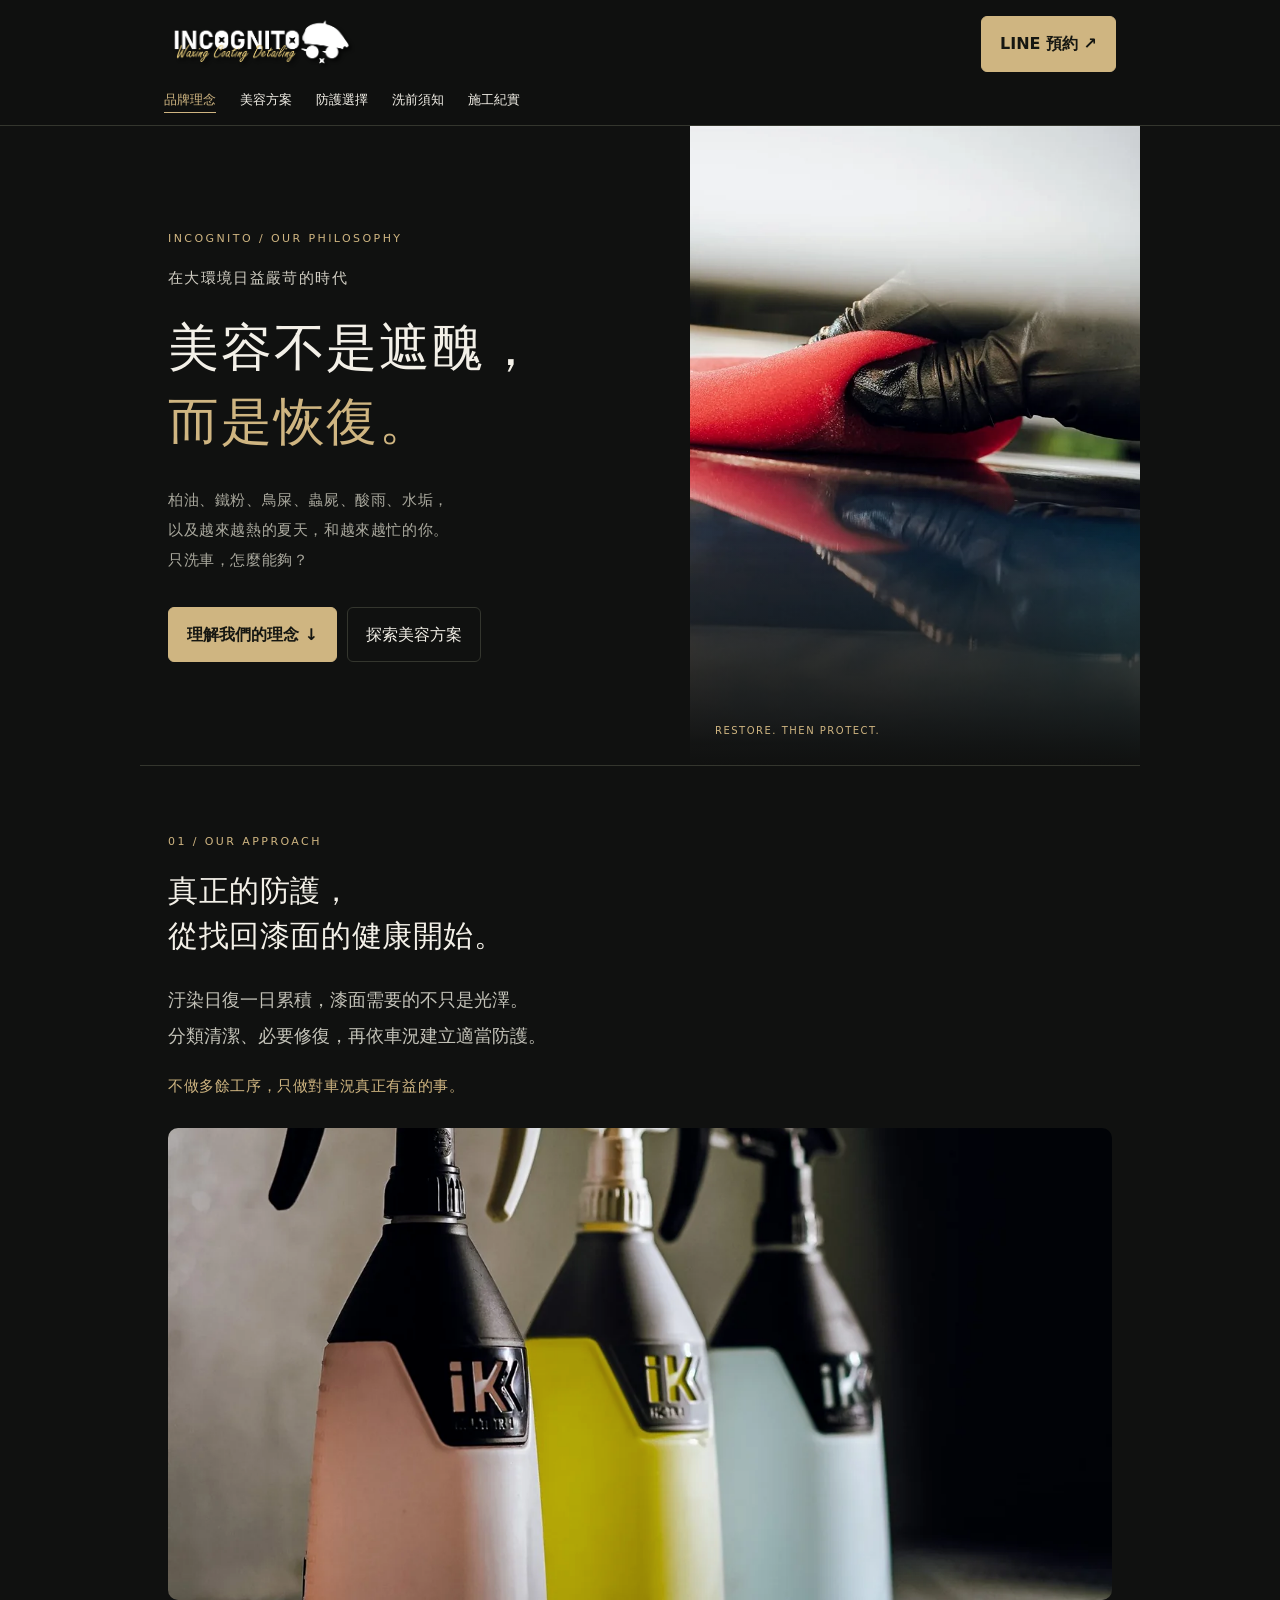
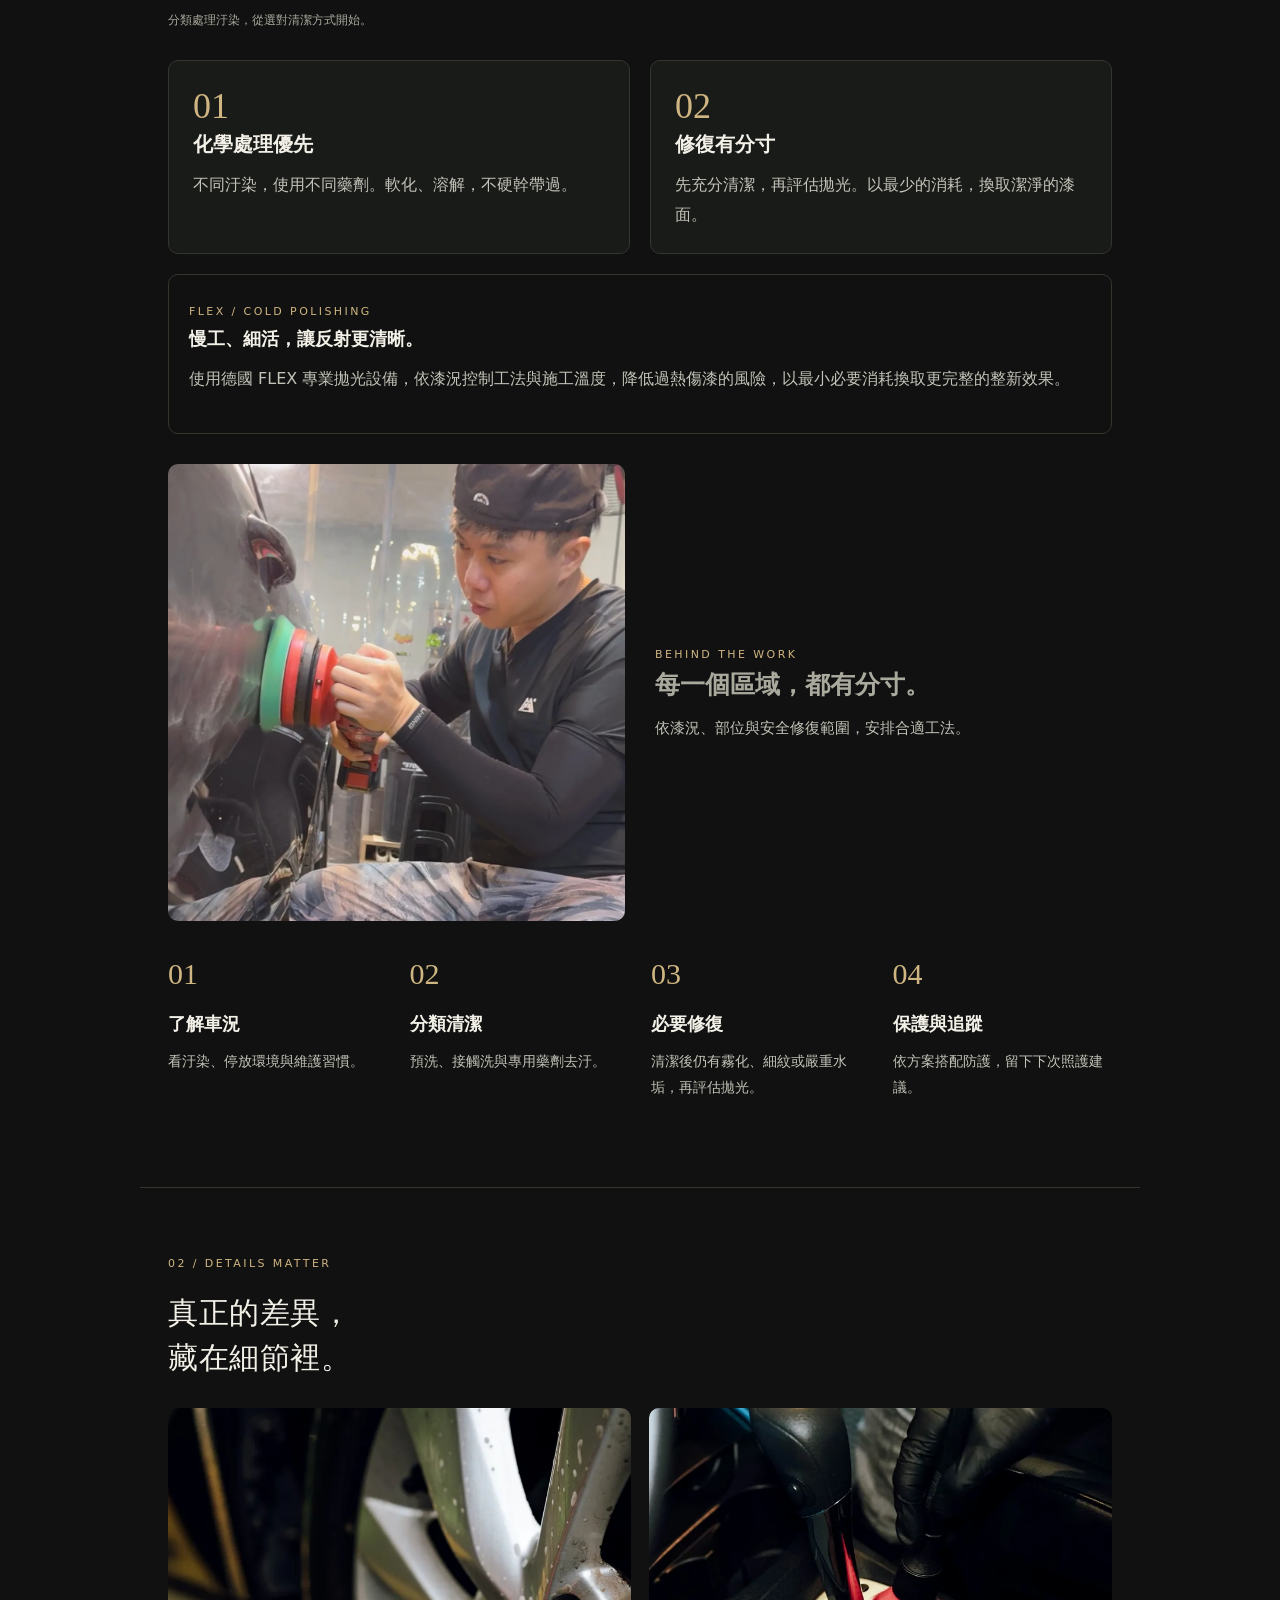
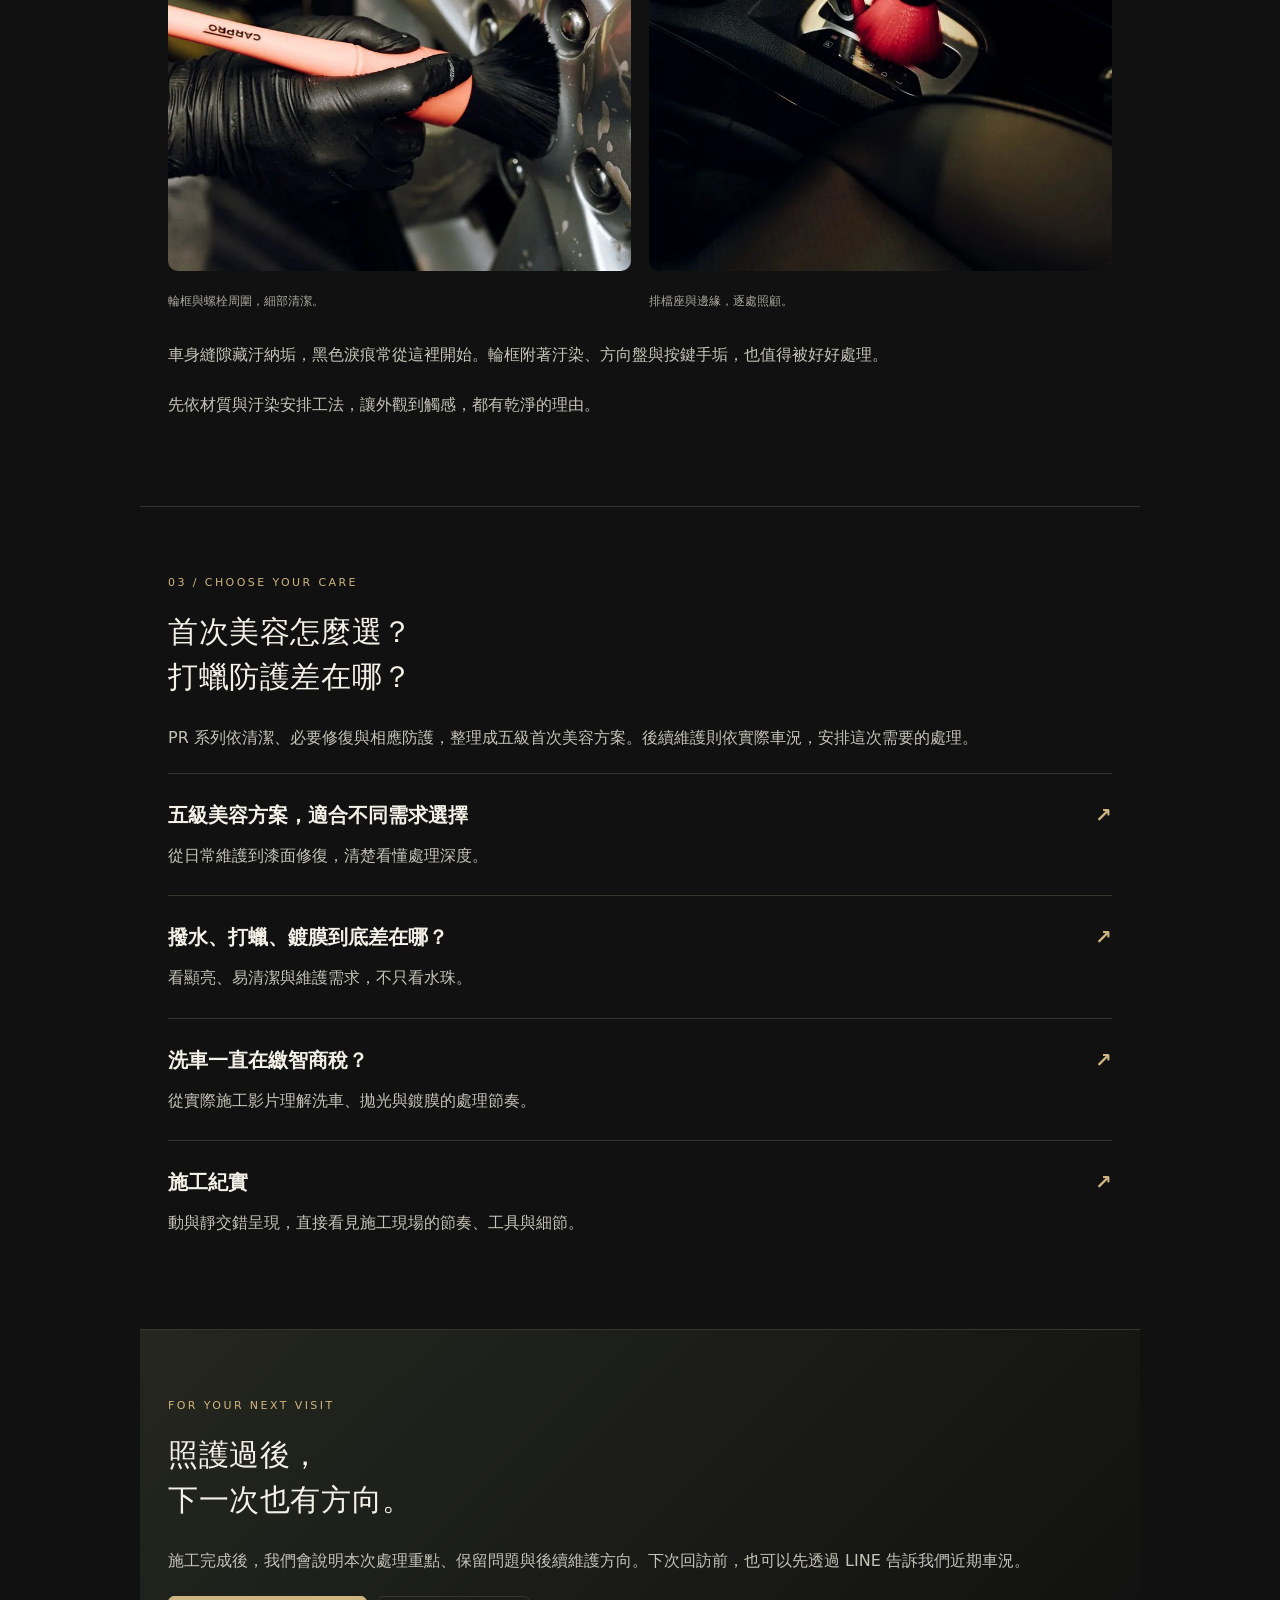
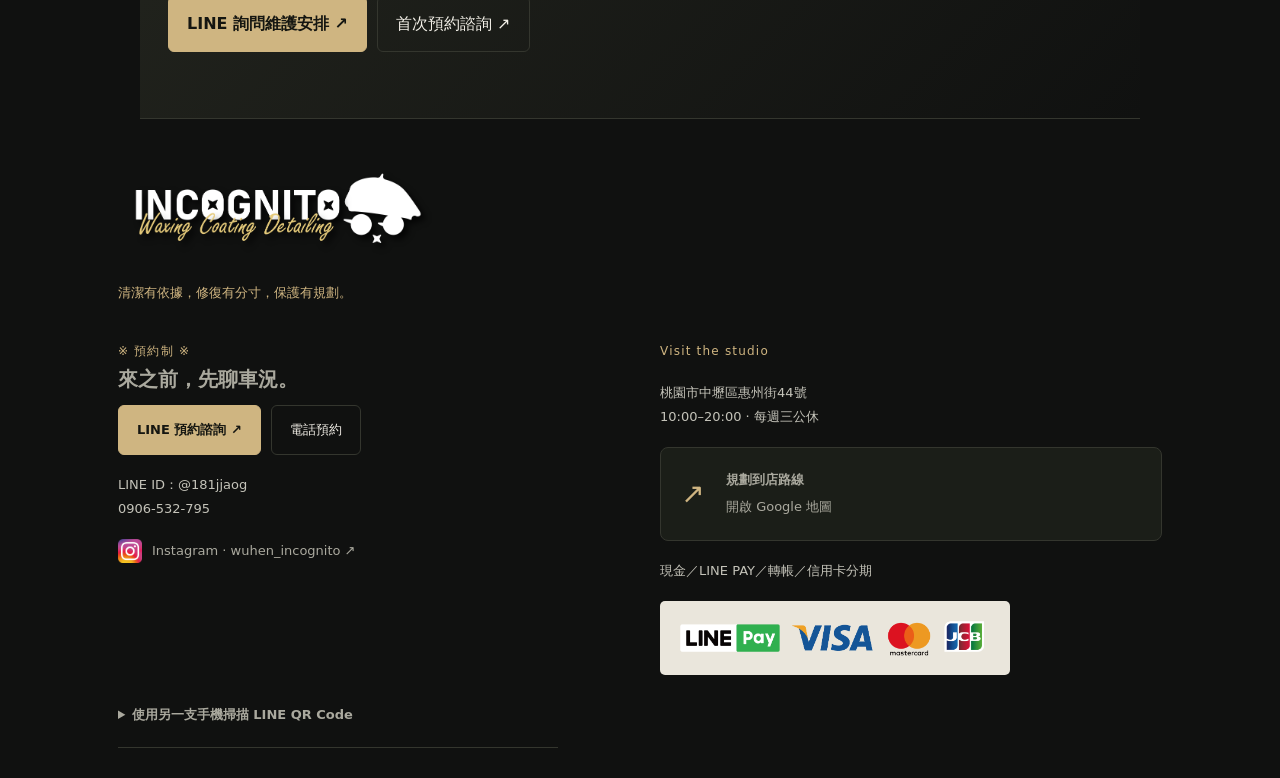
<file: index.html>
<!DOCTYPE html>
<!-- INCOGNITO V6.4 圖片固定框架版：只改標籤間的文案；不要改動 class、href、src、id 或 <br>；三頁的頁尾聯絡資料需同步更新。 -->
<html lang="zh-Hant">
 <head>
  <!-- 搜尋引擎顯示的標題請找 title；摘要請找 meta name="description" 的 content。 -->
  <meta charset="utf-8"/>
  <meta content="width=device-width,initial-scale=1,viewport-fit=cover" name="viewport"/>
  <meta content="#101110" name="theme-color"/>
  <title>
   美容不是遮醜，而是恢復｜INCOGNITO 吳痕汽車美容
  </title>
  <meta content="美容不是遮醜，而是恢復。INCOGNITO 吳痕汽車美容從分類清潔、必要修復到適當防護，依車況安排專業照護。" name="description"/>
  <link href="styles.css" rel="stylesheet"/>
  <script defer="" src="media-fallback.js">
  </script>
  <!-- Google Analytics 4 (GA4) -->
  <script async src="https://www.googletagmanager.com/gtag/js?id=G-DXBLXCN1DP"></script>
  <script>
    window.dataLayer = window.dataLayer || [];
    function gtag(){dataLayer.push(arguments);}
    gtag('js', new Date());
    gtag('config', 'G-DXBLXCN1DP');
  </script>
 </head>
 <body>
  <header>
   <div class="head">
    <a class="brand" href="index.html">
     <img alt="INCOGNITO Waxing Coating Detailing" class="brand-logo" src="assets/logo.png"/>
    </a>
    <a class="button primary" href="https://lin.ee/zcHr4lk" rel="noopener noreferrer" target="_blank">
     LINE 預約 ↗
    </a>
   </div>
   <nav aria-label="主要導覽">
    <a aria-current="page" href="index.html">
     品牌理念
    </a>
    <a href="programs.html">
     美容方案
    </a>
    <a href="protection.html">
     防護選擇
    </a>
    <a href="case-studies.html">
     洗前須知
    </a>
    <a href="journal.html">
     施工紀實
    </a>
   </nav>
  </header>
  <main>
   <!-- ===== 【可修改文案】首頁頂部｜品牌理念開場 ===== -->
   <section class="hero home-hero">
    <div class="hero-copy">
     <div class="eyebrow">
      INCOGNITO / OUR PHILOSOPHY
     </div>
     <p class="manifesto-overline">
      在大環境日益嚴苛的時代
     </p>
     <h1 class="hero-statement">
      美容不是遮醜，
      <br/>
      <span>
       而是恢復。
      </span>
     </h1>
     <p class="manifesto-pressure">
      柏油、鐵粉、鳥屎、蟲屍、酸雨、水垢，
      <br/>
      以及越來越熱的夏天，和越來越忙的你。
      <br/>
      只洗車，怎麼能夠？
     </p>
     <div class="actions">
      <a class="button primary" href="#approach">
       理解我們的理念 ↓
      </a>
      <a class="button" href="programs.html">
       探索美容方案
      </a>
     </div>
    </div>
    <div class="hero-image">
     <img alt="黑色手套以紅色海綿於漆面進行防護塗抹的施工特寫" class="work-photo application-hero" data-media-slot="home-hero" decoding="async" fetchpriority="high" height="960" src="assets/images/home-hero.webp" width="1440"/>
     <span class="caption">
      RESTORE. THEN PROTECT.
     </span>
    </div>
   </section>
   <!-- ===== 【可修改文案】首頁第一段｜真正的防護與工作理念 ===== -->
   <section id="approach">
    <div class="eyebrow">
     01 / Our approach
    </div>
    <h2>
     真正的防護，
     <br/>
     從找回漆面的健康開始。
    </h2>
    <p class="lede">
     汙染日復一日累積，漆面需要的不只是光澤。
     <br/>
     分類清潔、必要修復，再依車況建立適當防護。
    </p>
    <p class="manifesto-principle">
     不做多餘工序，只做對車況真正有益的事。
    </p>
    <figure class="section-photo">
     <img alt="依清潔工作準備的三支分裝噴瓶" class="work-photo" data-media-slot="home-chemical" decoding="async" height="1280" loading="lazy" src="assets/images/home-chemical.webp" width="1280"/>
     <figcaption>
      分類處理汙染，從選對清潔方式開始。
     </figcaption>
    </figure>
    <div class="grid">
     <article class="card">
      <span class="number">
       01
      </span>
      <h3>
       化學處理優先
      </h3>
      <p>
       不同汙染，使用不同藥劑。軟化、溶解，不硬幹帶過。
      </p>
     </article>
     <article class="card">
      <span class="number">
       02
      </span>
      <h3>
       修復有分寸
      </h3>
      <p>
       先充分清潔，再評估拋光。以最少的消耗，換取潔淨的漆面。
      </p>
     </article>
    </div>
    <div class="horizon">
     <span class="eyebrow">
      FLEX / Cold polishing
     </span>
     <h3>
      慢工、細活，讓反射更清晰。
     </h3>
     <p>
      使用德國 FLEX 專業拋光設備，依漆況控制工法與施工溫度，降低過熱傷漆的風險，以最小必要消耗換取更完整的整新效果。
     </p>
    </div>
    <figure class="photo-story">
     <img alt="施工者專注操作拋光機處理車身側面" class="work-photo craft-photo" data-media-slot="home-craft" decoding="async" height="1175" loading="lazy" src="assets/images/home-craft.webp" width="1175"/>
     <figcaption>
      <span class="eyebrow">
       Behind the work
      </span>
      <h3>
       每一個區域，都有分寸。
      </h3>
      <p>
       依漆況、部位與安全修復範圍，安排合適工法。
      </p>
     </figcaption>
    </figure>
    <div class="process-compact">
     <article>
      <div class="number">
       01
      </div>
      <h3>
       了解車況
      </h3>
      <p>
       看汙染、停放環境與維護習慣。
      </p>
     </article>
     <article>
      <div class="number">
       02
      </div>
      <h3>
       分類清潔
      </h3>
      <p>
       預洗、接觸洗與專用藥劑去汙。
      </p>
     </article>
     <article>
      <div class="number">
       03
      </div>
      <h3>
       必要修復
      </h3>
      <p>
       清潔後仍有霧化、細紋或嚴重水垢，再評估拋光。
      </p>
     </article>
     <article>
      <div class="number">
       04
      </div>
      <h3>
       保護與追蹤
      </h3>
      <p>
       依方案搭配防護，留下下次照護建議。
      </p>
     </article>
    </div>
   </section>
   <!-- ===== 【可修改文案】首頁第二段｜細節與清潔 ===== -->
   <section>
    <div class="eyebrow">
     02 / Details matter
    </div>
    <h2>
     真正的差異，
     <br/>
     藏在細節裡。
    </h2>
    <div class="detail-photos">
     <figure>
      <img alt="黑色手套以細節刷清潔輪框螺栓周圍" class="work-photo" data-media-slot="home-wheel" decoding="async" height="781" loading="lazy" src="assets/images/home-wheel.webp" width="1200"/>
      <figcaption>
       輪框與螺栓周圍，細部清潔。
      </figcaption>
     </figure>
     <figure>
      <img alt="紅色細節刷清潔車內排檔座邊緣" class="work-photo" data-media-slot="home-interior" decoding="async" height="800" loading="lazy" src="assets/images/home-interior.webp" width="1200"/>
      <figcaption>
       排檔座與邊緣，逐處照顧。
      </figcaption>
     </figure>
    </div>
    <p>
     車身縫隙藏汙納垢，黑色淚痕常從這裡開始。輪框附著汙染、方向盤與按鍵手垢，也值得被好好處理。
    </p>
    <p>
     先依材質與汙染安排工法，讓外觀到觸感，都有乾淨的理由。
    </p>
   </section>
   <!-- ===== 【可修改文案】首頁第三段｜方案與防護導覽 ===== -->
   <section>
    <div class="eyebrow">
     03 / Choose your care
    </div>
    <h2>
     首次美容怎麼選？
     <br/>
     打蠟防護差在哪？
    </h2>
    <p>
     PR 系列依清潔、必要修復與相應防護，整理成五級首次美容方案。後續維護則依實際車況，安排這次需要的處理。
    </p>
    <a class="feature-link" href="programs.html">
     <h3>
      五級美容方案，適合不同需求選擇
      <span>
       ↗
      </span>
     </h3>
     <p>
      從日常維護到漆面修復，清楚看懂處理深度。
     </p>
    </a>
    <a class="feature-link" href="protection.html">
     <h3>
      撥水、打蠟、鍍膜到底差在哪？
      <span>
       ↗
      </span>
     </h3>
     <p>
      看顯亮、易清潔與維護需求，不只看水珠。
     </p>
    </a>
    <a class="feature-link" href="case-studies.html">
     <h3>
      洗車一直在繳智商稅？
      <span>
       ↗
      </span>
     </h3>
     <p>
      從實際施工影片理解洗車、拋光與鍍膜的處理節奏。
     </p>
    </a>
    <a class="feature-link" href="journal.html">
     <h3>
      施工紀實
      <span>
       ↗
      </span>
     </h3>
     <p>
      動與靜交錯呈現，直接看見施工現場的節奏、工具與細節。
     </p>
    </a>
   </section>
   <!-- ===== 【可修改文案】首頁最後一段｜回訪與預約 ===== -->
   <section class="closing">
    <div class="eyebrow">
     For your next visit
    </div>
    <h2>
     照護過後，
     <br/>
     下一次也有方向。
    </h2>
    <p>
     施工完成後，我們會說明本次處理重點、保留問題與後續維護方向。下次回訪前，也可以先透過 LINE 告訴我們近期車況。
    </p>
    <div class="actions">
     <a class="button primary" href="https://lin.ee/zcHr4lk" rel="noopener noreferrer" target="_blank">
      LINE 詢問維護安排 ↗
     </a>
     <button data-contact="">
      首次預約諮詢 ↗
     </button>
    </div>
   </section>
  </main>
  <!-- ===== 【聯絡資訊】營業時間／地址／電話／LINE：本段內容在三個 HTML 各有一份，修改時三頁都要同步 ===== -->
  <footer class="page-footer business-footer">
   <a href="index.html">
    <img alt="INCOGNITO Waxing Coating Detailing" class="brand-logo" src="assets/logo.png"/>
   </a>
   <p class="footer-motto">
    清潔有依據，修復有分寸，保護有規劃。
   </p>
   <div class="footer-grid">
    <div>
     <span class="tag">
      ※ 預約制 ※
     </span>
     <h3>
      來之前，先聊車況。
     </h3>
     <div class="actions">
      <a class="button primary" href="https://lin.ee/zcHr4lk" rel="noopener" target="_blank">
       LINE 預約諮詢 ↗
      </a>
      <a class="button" href="tel:0906532795">
       電話預約
      </a>
     </div>
     <p>
      LINE ID：@181jjaog
      <br/>
      <a href="tel:0906532795">
       0906-532-795
      </a>
     </p>
     <a class="social-link" href="https://www.instagram.com/wuhen_incognito/" rel="noopener" target="_blank">
      <img alt="" src="assets/instagram.png"/>
      Instagram · wuhen_incognito ↗
     </a>
    </div>
    <div>
     <span class="tag">
      Visit the studio
     </span>
     <p>
      桃園市中壢區惠州街44號
      <br/>
      10:00–20:00 · 每週三公休
     </p>
     <a class="map-link" href="https://maps.app.goo.gl/gqJs16buCxNhg3YT7" rel="noopener" target="_blank">
      <span aria-hidden="true">
       ↗
      </span>
      <strong>
       規劃到店路線
      </strong>
      <small>
       開啟 Google 地圖
      </small>
     </a>
     <p class="payment-text">
      現金／LINE PAY／轉帳／信用卡分期
     </p>
     <img alt="LINE Pay、Visa、Mastercard、JCB" class="payment-icons" src="assets/payments.png"/>
    </div>
   </div>
   <details class="qr-details">
    <summary>
     使用另一支手機掃描 LINE QR Code
    </summary>
    <a href="https://lin.ee/zcHr4lk" rel="noopener" target="_blank">
     <img alt="LINE 官方帳號加好友 QR Code" class="line-qr" src="assets/line-qr.png"/>
    </a>
   </details>
  </footer>
  <dialog aria-labelledby="contactTitle" id="contact">
   <span class="eyebrow">
    By appointment
   </span>
   <h2 id="contactTitle">
    先聊車況，
    <br/>
    再安排照護。
   </h2>
   <p>
    加入 LINE 官方，傳送車型、停放環境與目前困擾；也可以直接來電預約。
   </p>
   <div class="actions">
    <a class="button primary" href="https://lin.ee/zcHr4lk" rel="noopener" target="_blank">
     加入 LINE 預約 ↗
    </a>
    <a class="button" href="tel:0906532795">
     0906-532-795
    </a>
   </div>
   <p class="reading-note">
    預約制 · 10:00–20:00 · 每週三公休
    <br/>
    送出訊息或來電後，仍需確認可安排時段。
   </p>
   <button data-close="">
    關閉
   </button>
  </dialog>
  <div class="status" hidden="" id="toast" role="status">
  </div>
  <script src="common.js">
  </script>
 </body>
</html>
</file>
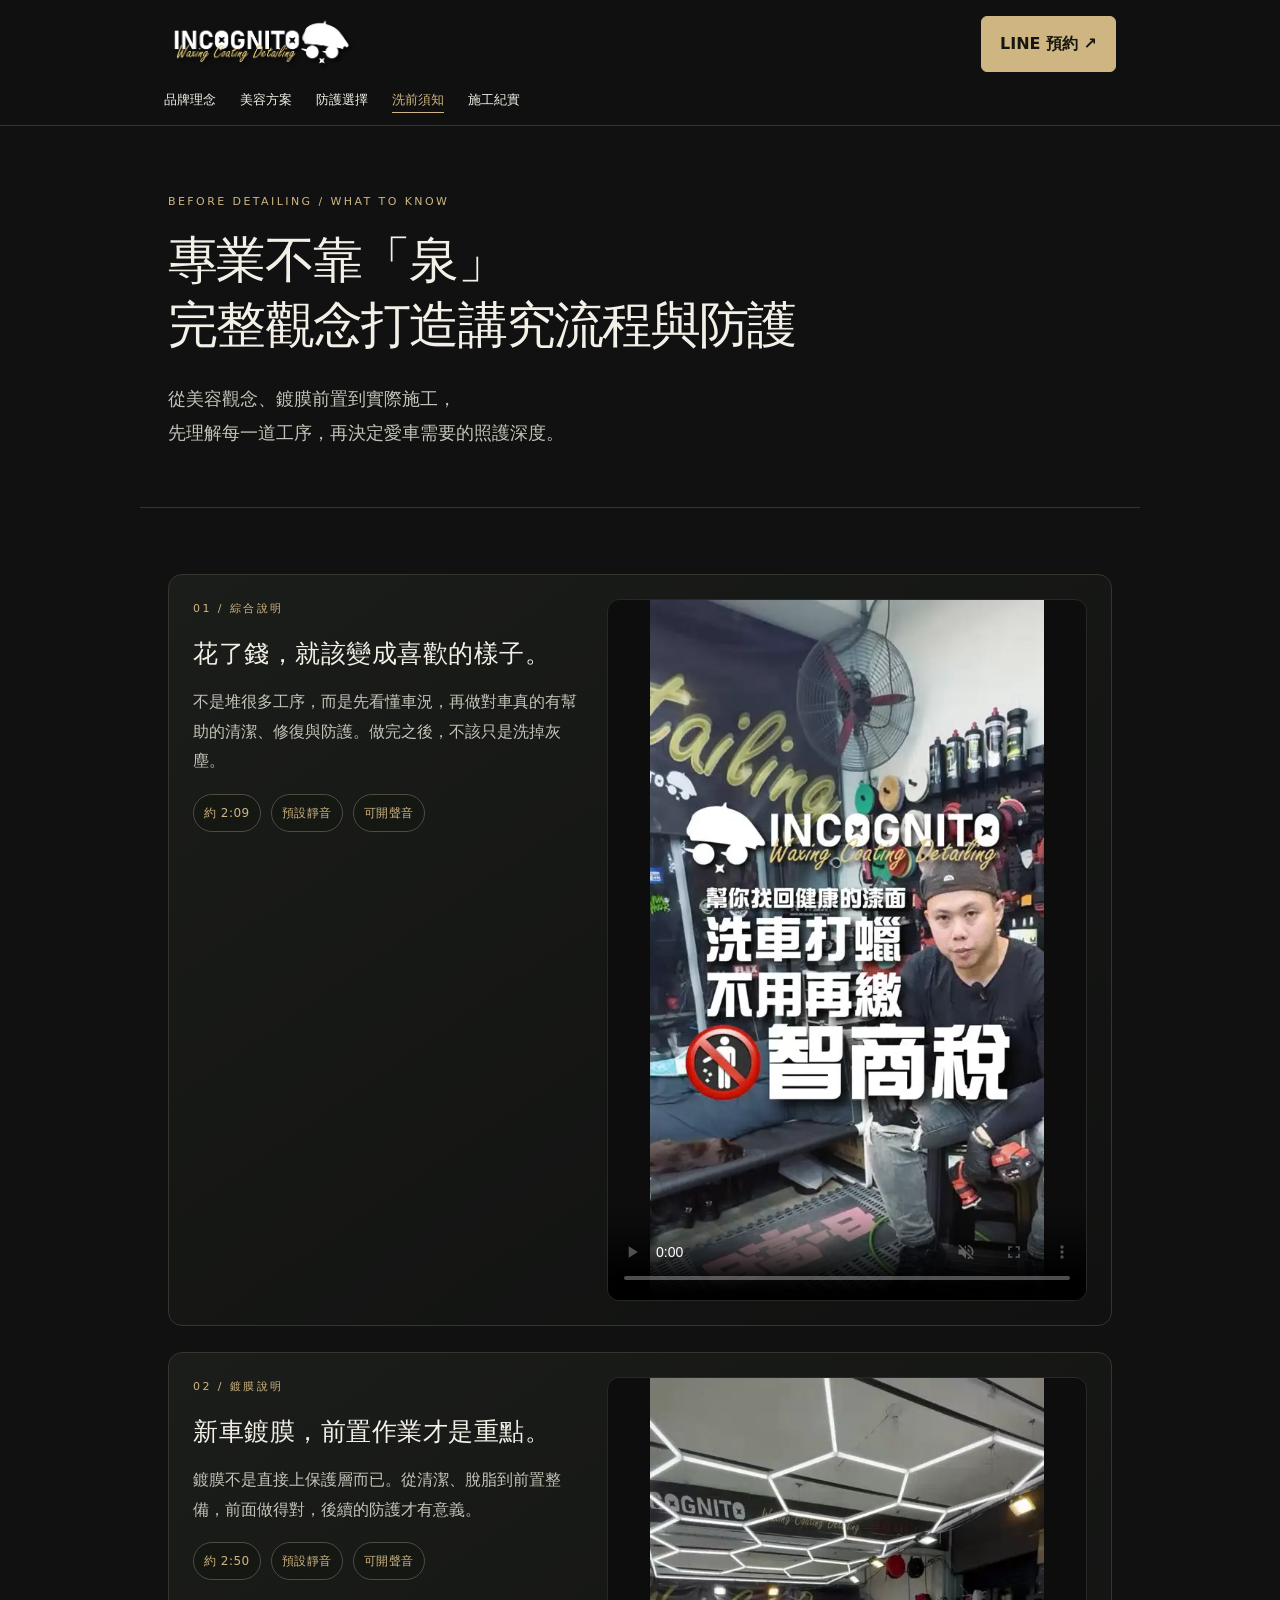
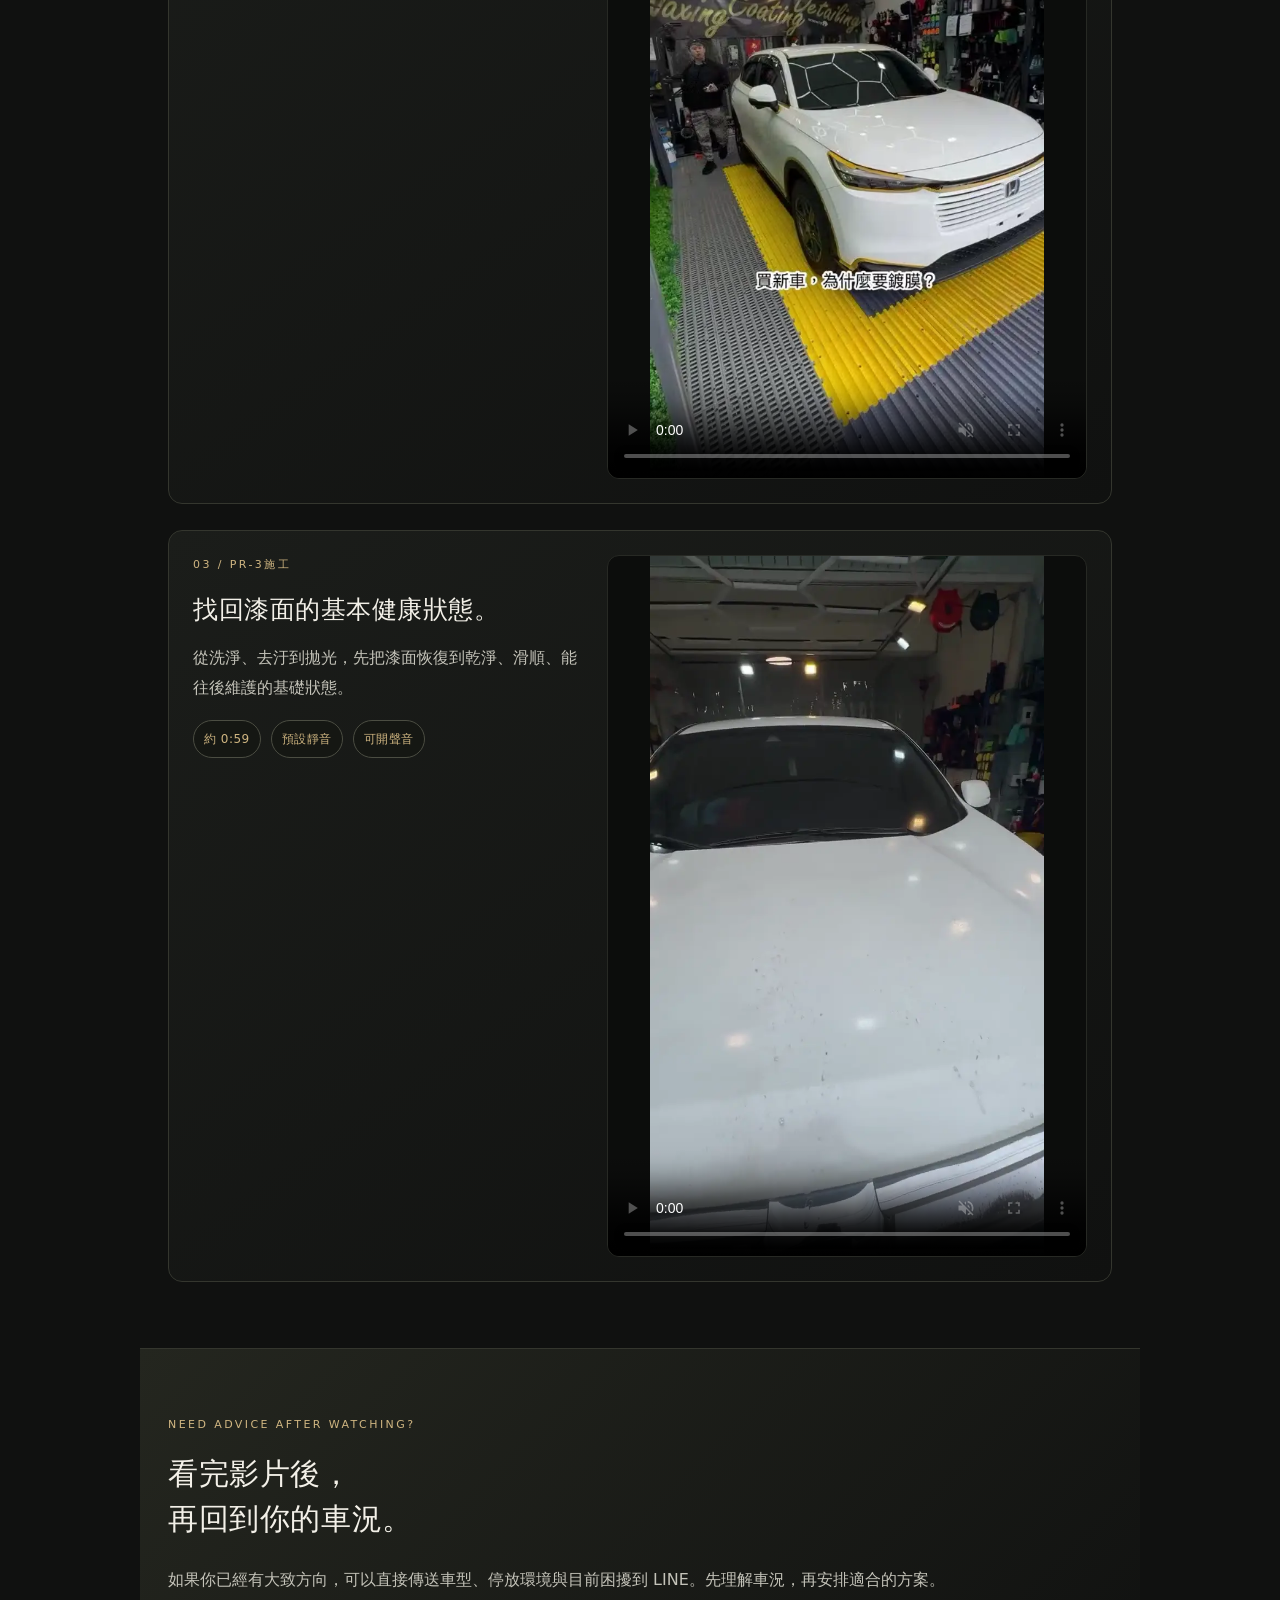
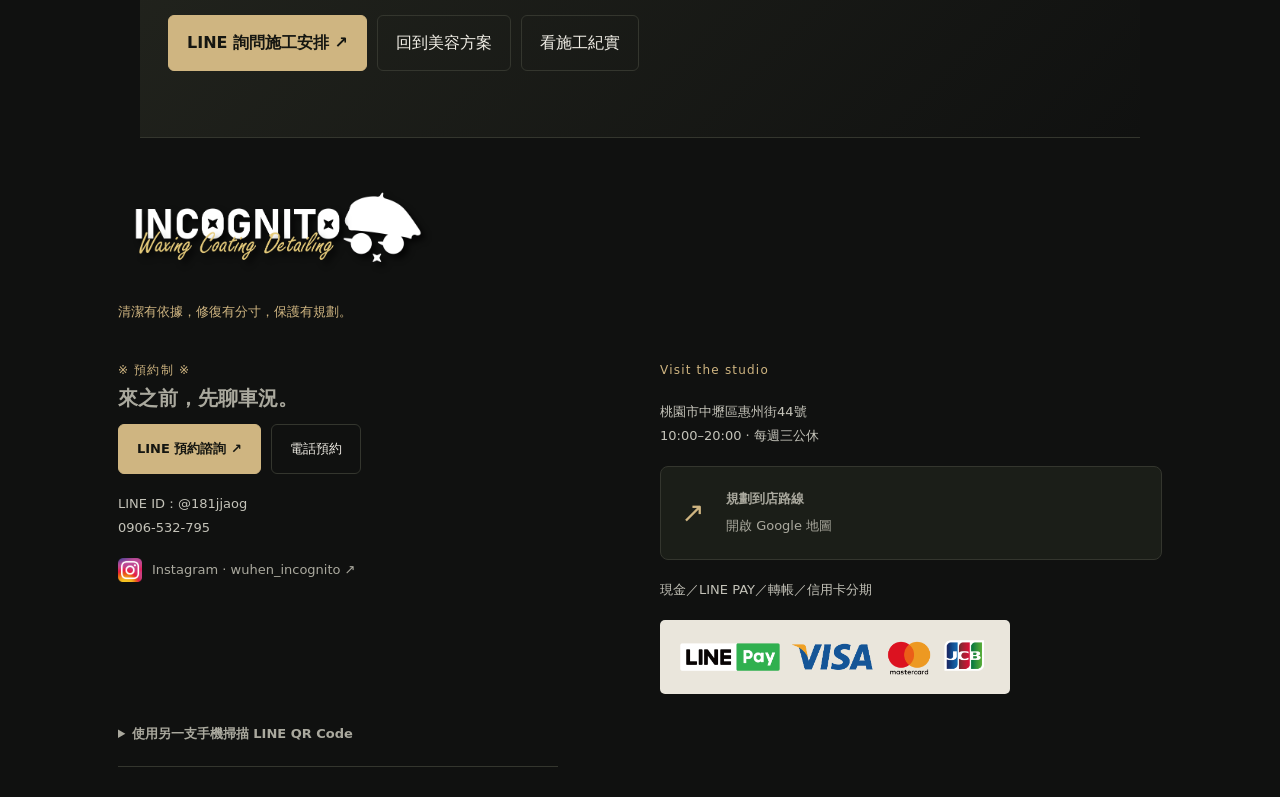
<file: case-studies.html>
<!DOCTYPE html>
<html lang="zh-Hant">
 <head>
  <meta charset="utf-8"/>
  <meta content="width=device-width,initial-scale=1,viewport-fit=cover" name="viewport"/>
  <meta content="#101110" name="theme-color"/>
  <title>
   洗前須知｜INCOGNITO 吳痕
  </title>
  <meta content="洗車美容前先了解 INCOGNITO 對清潔、修復與防護的完整觀念，觀看綜合說明、鍍膜說明與 PR-3 施工影片。" name="description"/>
  <link href="styles.css" rel="stylesheet"/>
  <script defer="" src="media-fallback.js">
  </script>
  <!-- Google Analytics 4 (GA4) -->
  <script async src="https://www.googletagmanager.com/gtag/js?id=G-DXBLXCN1DP"></script>
  <script>
    window.dataLayer = window.dataLayer || [];
    function gtag(){dataLayer.push(arguments);}
    gtag('js', new Date());
    gtag('config', 'G-DXBLXCN1DP');
  </script>
 </head>
 <body>
  <header>
   <div class="head">
    <a class="brand" href="index.html">
     <img alt="INCOGNITO Waxing Coating Detailing" class="brand-logo" src="assets/logo.png"/>
    </a>
    <a class="button primary" href="https://lin.ee/zcHr4lk" rel="noopener noreferrer" target="_blank">
     LINE 預約 ↗
    </a>
   </div>
   <nav aria-label="主要導覽">
    <a href="index.html">
     品牌理念
    </a>
    <a href="programs.html">
     美容方案
    </a>
    <a href="protection.html">
     防護選擇
    </a>
    <a aria-current="page" href="case-studies.html">
     洗前須知
    </a>
    <a href="journal.html">
     施工紀實
    </a>
   </nav>
  </header>
  <main>
   <section class="page-intro cases-intro">
    <div class="eyebrow">
     Before detailing / What to know
    </div>
    <h1>
     專業不靠「泉」
     <br/>
     完整觀念打造講究流程與防護
    </h1>
    <p class="lede">
     從美容觀念、鍍膜前置到實際施工，
     <br/>
     先理解每一道工序，再決定愛車需要的照護深度。
    </p>
   </section>
   <section class="cases-grid-wrap">
    <article class="case-video-card" id="case-overview">
     <div class="case-copy">
      <div class="eyebrow">
       01 / 綜合說明
      </div>
      <h2>
       花了錢，就該變成喜歡的樣子。
      </h2>
      <p>
       不是堆很多工序，而是先看懂車況，再做對車真的有幫助的清潔、修復與防護。做完之後，不該只是洗掉灰塵。
      </p>
      <div class="case-meta">
       <span>
        約 2:09
       </span>
       <span>
        預設靜音
       </span>
       <span>
        可開聲音
       </span>
      </div>
     </div>
     <div class="case-media">
      <video class="case-video" controls="" muted="" playsinline="" poster="assets/videos/case-overview-poster.webp" preload="metadata">
       <source src="assets/videos/case-overview.mp4" type="video/mp4"/>
      </video>
     </div>
    </article>
    <article class="case-video-card" id="case-coating">
     <div class="case-copy">
      <div class="eyebrow">
       02 / 鍍膜說明
      </div>
      <h2>
       新車鍍膜，前置作業才是重點。
      </h2>
      <p>
       鍍膜不是直接上保護層而已。從清潔、脫脂到前置整備，前面做得對，後續的防護才有意義。
      </p>
      <div class="case-meta">
       <span>
        約 2:50
       </span>
       <span>
        預設靜音
       </span>
       <span>
        可開聲音
       </span>
      </div>
     </div>
     <div class="case-media">
      <video class="case-video" controls="" muted="" playsinline="" poster="assets/videos/case-coating-poster.webp" preload="metadata">
       <source src="assets/videos/case-coating.mp4" type="video/mp4"/>
      </video>
     </div>
    </article>
    <article class="case-video-card" id="case-pr3">
     <div class="case-copy">
      <div class="eyebrow">
       03 / PR-3施工
      </div>
      <h2>
       找回漆面的基本健康狀態。
      </h2>
      <p>
       從洗淨、去汙到拋光，先把漆面恢復到乾淨、滑順、能往後維護的基礎狀態。
      </p>
      <div class="case-meta">
       <span>
        約 0:59
       </span>
       <span>
        預設靜音
       </span>
       <span>
        可開聲音
       </span>
      </div>
     </div>
     <div class="case-media">
      <video class="case-video" controls="" muted="" playsinline="" poster="assets/videos/case-pr3-poster.webp" preload="metadata">
       <source src="assets/videos/case-pr3.mp4" type="video/mp4"/>
      </video>
     </div>
    </article>
   </section>
   <section class="closing">
    <div class="eyebrow">
     Need advice after watching?
    </div>
    <h2>
     看完影片後，
     <br/>
     再回到你的車況。
    </h2>
    <p>
     如果你已經有大致方向，可以直接傳送車型、停放環境與目前困擾到 LINE。先理解車況，再安排適合的方案。
    </p>
    <div class="actions">
     <a class="button primary" href="https://lin.ee/zcHr4lk" rel="noopener noreferrer" target="_blank">
      LINE 詢問施工安排 ↗
     </a>
     <a class="button" href="programs.html">
      回到美容方案
     </a>
     <a class="button" href="journal.html">
      看施工紀實
     </a>
    </div>
   </section>
  </main>
  <footer class="page-footer business-footer">
   <a href="index.html">
    <img alt="INCOGNITO Waxing Coating Detailing" class="brand-logo" src="assets/logo.png"/>
   </a>
   <p class="footer-motto">
    清潔有依據，修復有分寸，保護有規劃。
   </p>
   <div class="footer-grid">
    <div>
     <span class="tag">
      ※ 預約制 ※
     </span>
     <h3>
      來之前，先聊車況。
     </h3>
     <div class="actions">
      <a class="button primary" href="https://lin.ee/zcHr4lk" rel="noopener" target="_blank">
       LINE 預約諮詢 ↗
      </a>
      <a class="button" href="tel:0906532795">
       電話預約
      </a>
     </div>
     <p>
      LINE ID：@181jjaog
      <br/>
      <a href="tel:0906532795">
       0906-532-795
      </a>
     </p>
     <a class="social-link" href="https://www.instagram.com/wuhen_incognito/" rel="noopener" target="_blank">
      <img alt="" src="assets/instagram.png"/>
      Instagram · wuhen_incognito ↗
     </a>
    </div>
    <div>
     <span class="tag">
      Visit the studio
     </span>
     <p>
      桃園市中壢區惠州街44號
      <br/>
      10:00–20:00 · 每週三公休
     </p>
     <a class="map-link" href="https://maps.app.goo.gl/gqJs16buCxNhg3YT7" rel="noopener" target="_blank">
      <span aria-hidden="true">
       ↗
      </span>
      <strong>
       規劃到店路線
      </strong>
      <small>
       開啟 Google 地圖
      </small>
     </a>
     <p class="payment-text">
      現金／LINE PAY／轉帳／信用卡分期
     </p>
     <img alt="LINE Pay、Visa、Mastercard、JCB" class="payment-icons" src="assets/payments.png"/>
    </div>
   </div>
   <details class="qr-details">
    <summary>
     使用另一支手機掃描 LINE QR Code
    </summary>
    <a href="https://lin.ee/zcHr4lk" rel="noopener" target="_blank">
     <img alt="LINE 官方帳號加好友 QR Code" class="line-qr" src="assets/line-qr.png"/>
    </a>
   </details>
  </footer>
  <dialog aria-labelledby="contactTitle" id="contact">
   <span class="eyebrow">
    By appointment
   </span>
   <h2 id="contactTitle">
    先聊車況，
    <br/>
    再安排照護。
   </h2>
   <p>
    加入 LINE 官方，傳送車型、停放環境與目前困擾；也可以直接來電預約。
   </p>
   <div class="actions">
    <a class="button primary" href="https://lin.ee/zcHr4lk" rel="noopener" target="_blank">
     加入 LINE 預約 ↗
    </a>
    <a class="button" href="tel:0906532795">
     0906-532-795
    </a>
   </div>
   <p class="reading-note">
    預約制 · 10:00–20:00 · 每週三公休
    <br/>
    送出訊息或來電後，仍需確認可安排時段。
   </p>
   <button data-close="">
    關閉
   </button>
  </dialog>
  <div class="status" hidden="" id="toast" role="status">
  </div>
  <script src="common.js">
  </script>
  <script>
// INCOGNITO V6.9 — 施工案例影片播放互斥與滑出畫面自動暫停。
(() => {
  const videos = Array.from(document.querySelectorAll('.case-video'));
  if (!videos.length) return;

  // 選擇播放另一支影片時，立即暫停前一支（包含其聲音）。
  videos.forEach((current) => {
    current.addEventListener('play', () => {
      videos.forEach((other) => {
        if (other !== current && !other.paused) other.pause();
      });
    });
  });

  // 當影片可見面積低於 25% 時暫停；保留進度供使用者回頭續播。
  if ('IntersectionObserver' in window) {
    const observer = new IntersectionObserver((entries) => {
      entries.forEach((entry) => {
        if ((!entry.isIntersecting || entry.intersectionRatio < 0.25) && !entry.target.paused) {
          entry.target.pause();
        }
      });
    }, { threshold: [0, 0.25] });
    videos.forEach((video) => observer.observe(video));
  } else {
    // 舊版瀏覽器回退：滾動或調整視窗時，計算目前可見面積。
    const pauseOffscreen = () => {
      videos.forEach((video) => {
        if (video.paused) return;
        const rect = video.getBoundingClientRect();
        const visibleHeight = Math.max(0, Math.min(rect.bottom, window.innerHeight) - Math.max(rect.top, 0));
        if (visibleHeight / Math.max(rect.height, 1) < 0.25) video.pause();
      });
    };
    window.addEventListener('scroll', pauseOffscreen, { passive: true });
    window.addEventListener('resize', pauseOffscreen);
  }

  // 使用者切換分頁或離開頁面，避免網站在背景繼續發聲。
  const pauseAll = () => videos.forEach((video) => { if (!video.paused) video.pause(); });
  document.addEventListener('visibilitychange', () => { if (document.hidden) pauseAll(); });
  window.addEventListener('pagehide', pauseAll);
})();
  </script>
 </body>
</html>
</file>
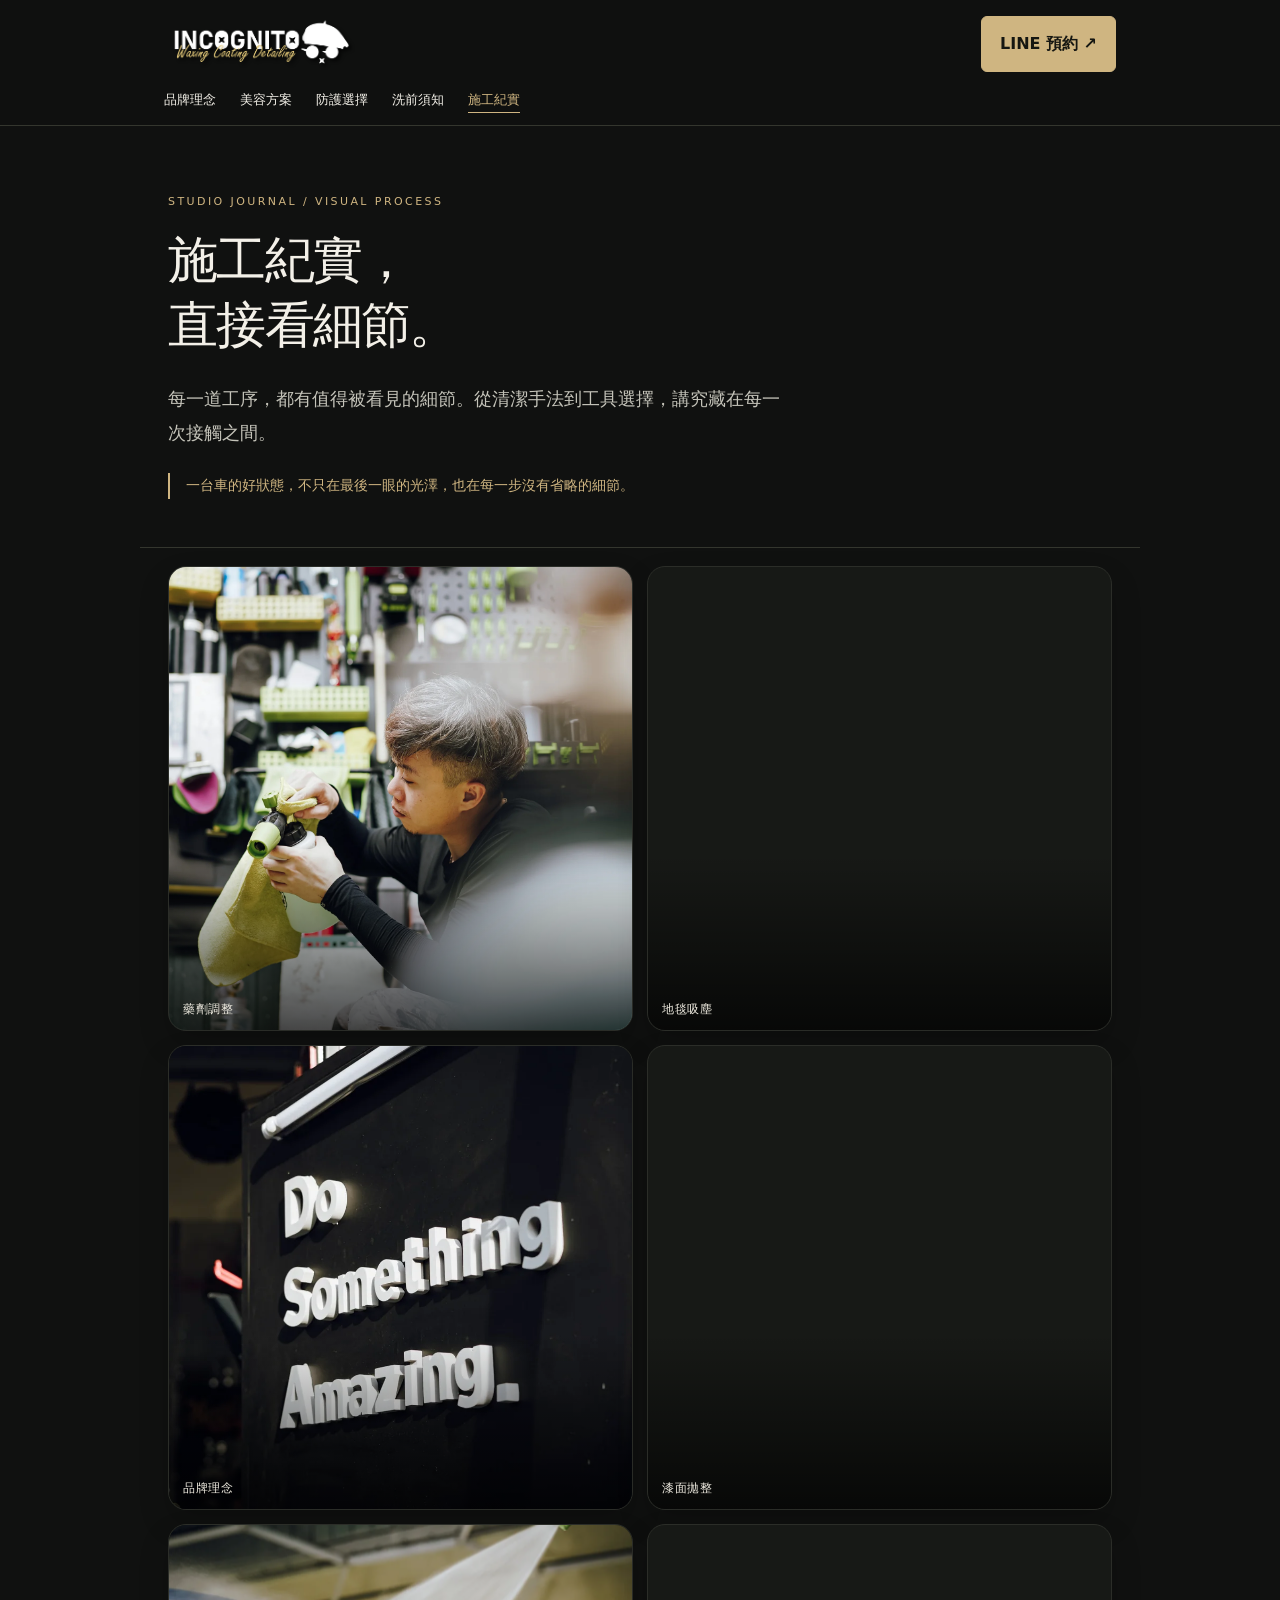
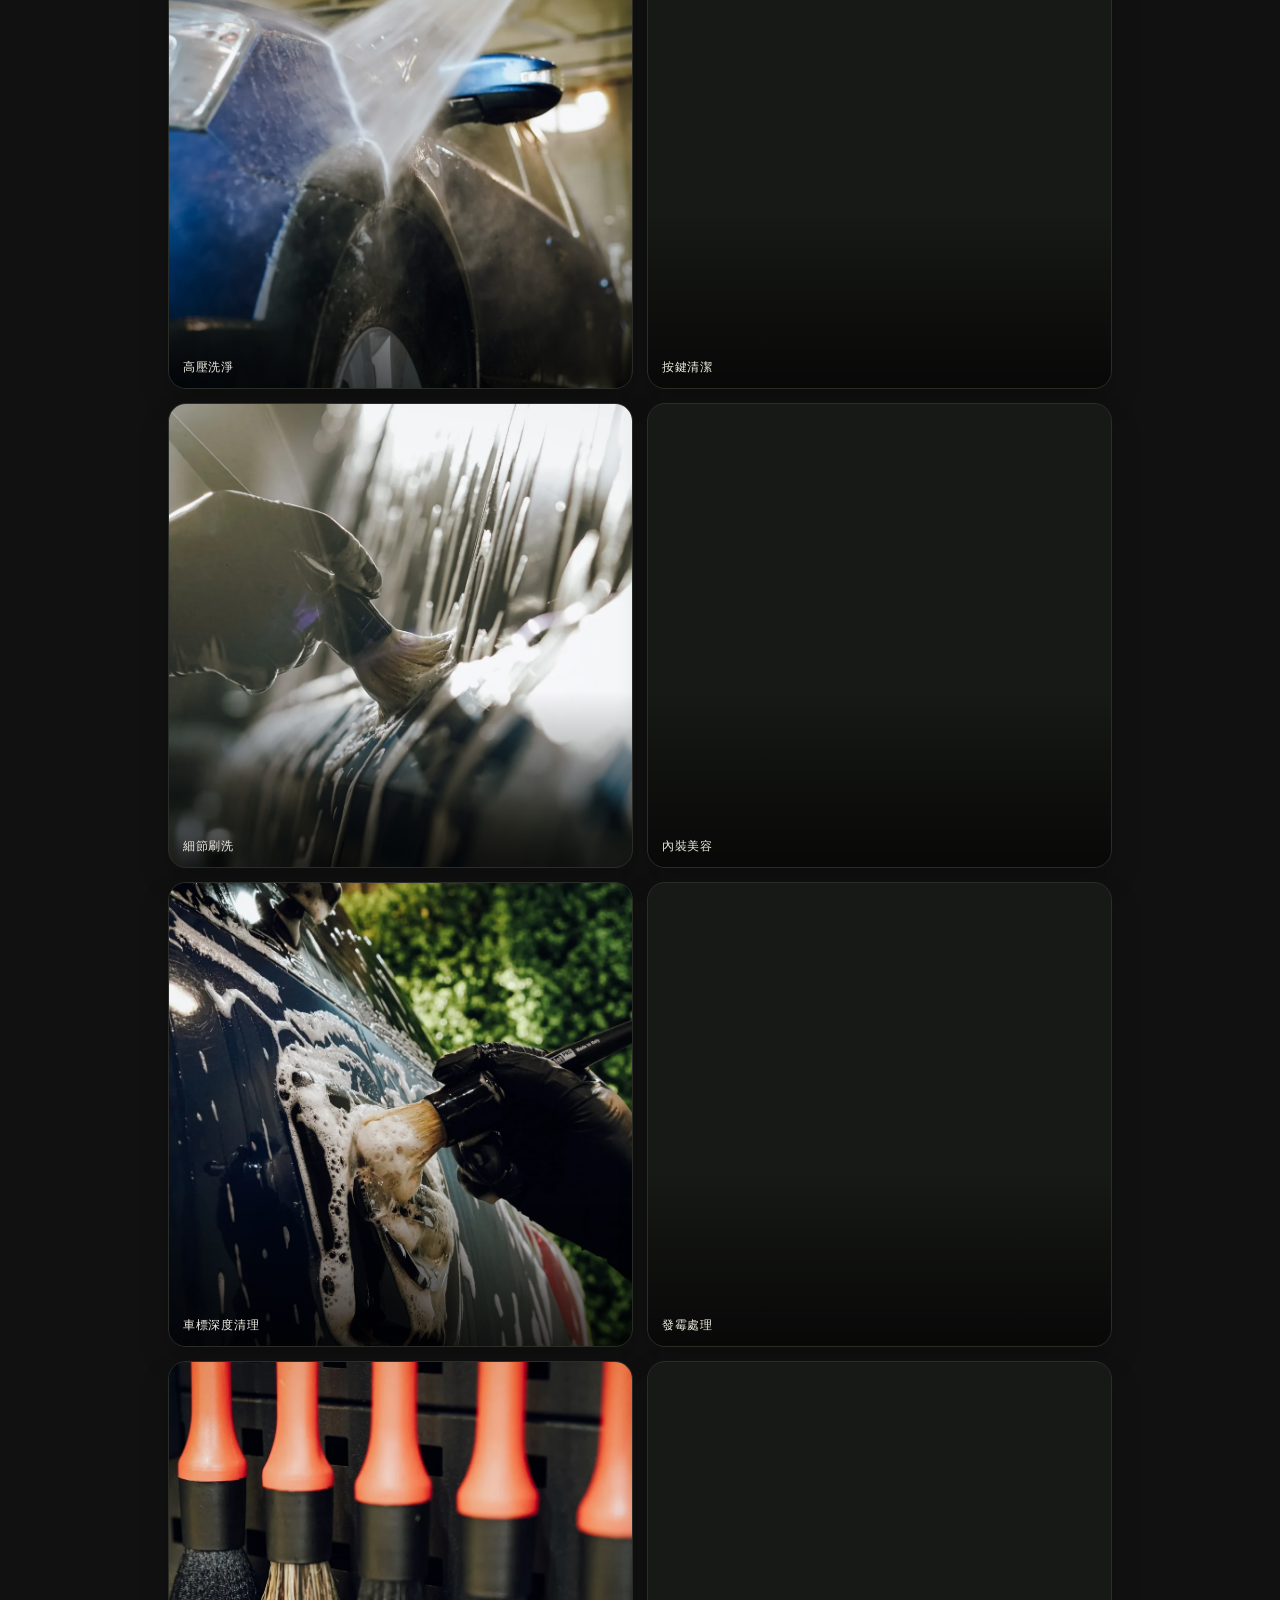
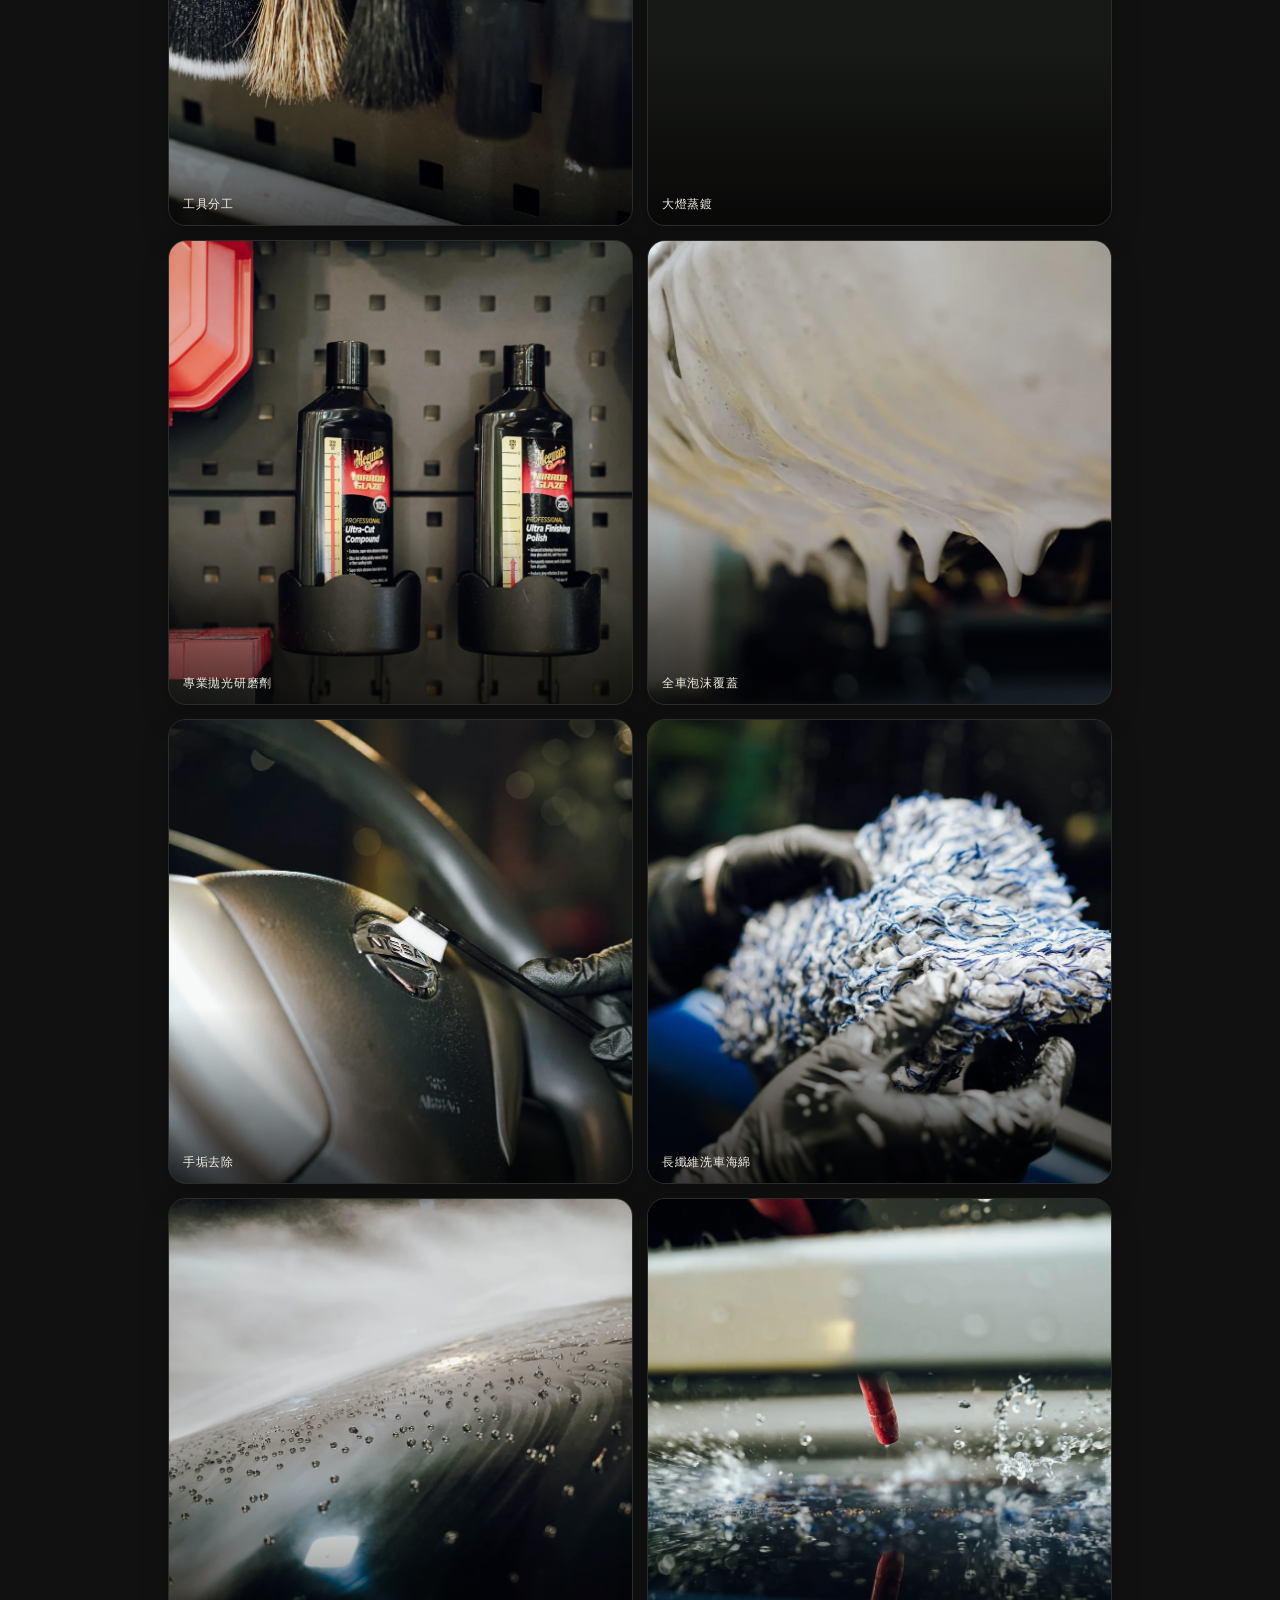
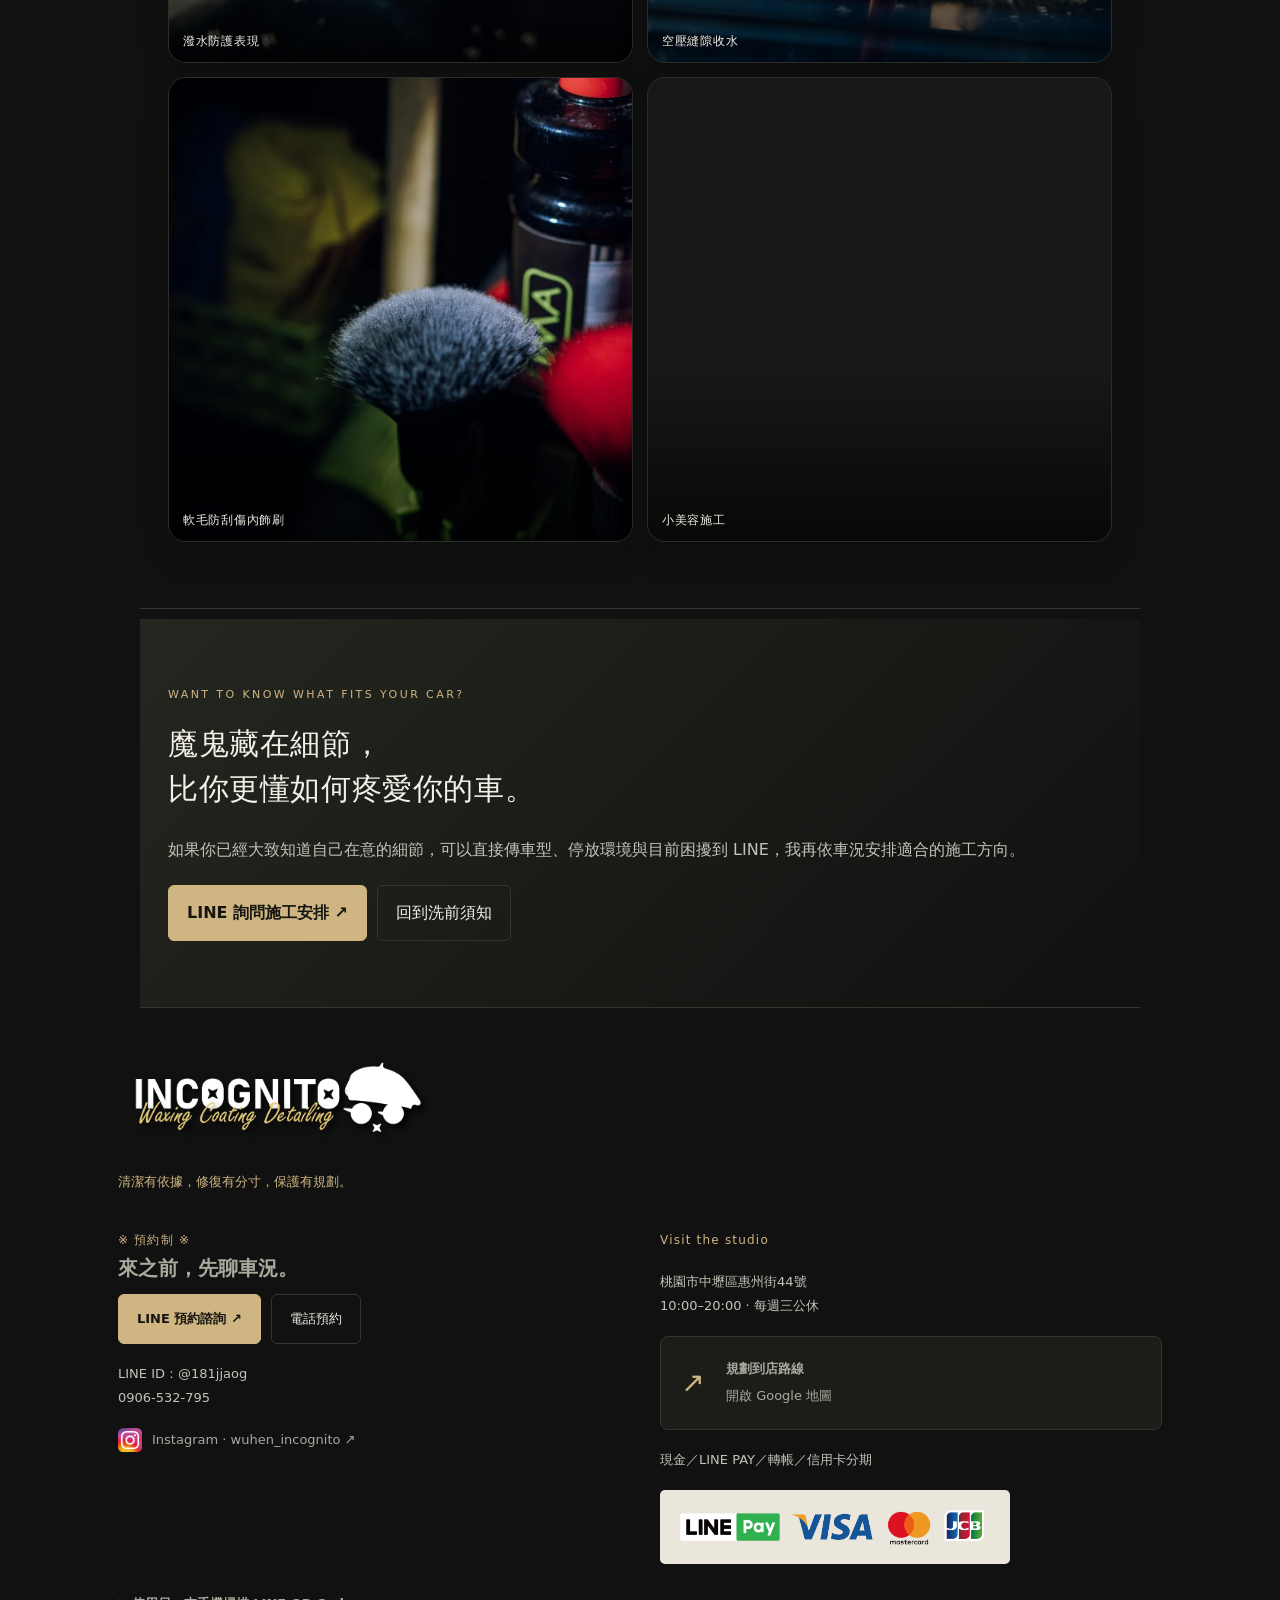
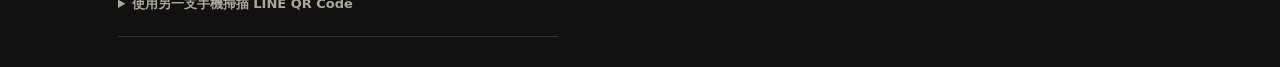
<file: journal.html>
<!DOCTYPE html>
<html lang="zh-Hant">
 <head>
  <meta charset="utf-8"/>
  <meta content="width=device-width,initial-scale=1,viewport-fit=cover" name="viewport"/>
  <meta content="#101110" name="theme-color"/>
  <title>施工紀實｜INCOGNITO 吳痕</title>
  <meta content="觀看 INCOGNITO 的施工紀實：靜態影像與靜音動態畫面交錯呈現，從工具、細節到施工節奏，直接看見現場質感。" name="description"/>
  <link href="styles.css" rel="stylesheet"/>
  <!-- Google Analytics 4 (GA4) -->
  <script async src="https://www.googletagmanager.com/gtag/js?id=G-DXBLXCN1DP"></script>
  <script>
    window.dataLayer = window.dataLayer || [];
    function gtag(){dataLayer.push(arguments);}
    gtag('js', new Date());
    gtag('config', 'G-DXBLXCN1DP');
  </script>
 </head>
 <body>
  <header>
   <div class="head">
    <a class="brand" href="index.html">
     <img alt="INCOGNITO Waxing Coating Detailing" class="brand-logo" src="assets/logo.png"/>
    </a>
    <a class="button primary" href="https://lin.ee/zcHr4lk" rel="noopener noreferrer" target="_blank">LINE 預約 ↗</a>
   </div>
   <nav aria-label="主要導覽">
    <a href="index.html">品牌理念</a>
    <a href="programs.html">美容方案</a>
    <a href="protection.html">防護選擇</a>
    <a href="case-studies.html">洗前須知</a>
    <a aria-current="page" href="journal.html">施工紀實</a>
   </nav>
  </header>
  <main>
   <section class="page-intro journal-intro">
    <div class="eyebrow">Studio journal / Visual process</div>
    <h1>施工紀實，
     <br/>直接看細節。</h1>
    <p class="lede">每一道工序，都有值得被看見的細節。從清潔手法到工具選擇，講究藏在每一次接觸之間。</p>
    <p class="journal-note">一台車的好狀態，不只在最後一眼的光澤，也在每一步沒有省略的細節。</p>
   </section>
   <section class="journal-gallery-wrap">
    <div class="journal-grid" aria-label="施工紀實作品集">
      <figure class="journal-card"><img alt="技師正在整理噴瓶與擦拭布的施工畫面" loading="lazy" src="assets/journal/studio-detailer.webp"/><figcaption>藥劑調整</figcaption></figure>
      <figure class="journal-card journal-card--motion"><video class="journal-motion" muted loop playsinline preload="none" poster="assets/journal/vacuum-poster.webp"><source data-src="assets/journal/vacuum.mp4" type="video/mp4"/></video><figcaption>地毯吸塵</figcaption></figure>
      <figure class="journal-card"><img alt="黑色牆面上寫著 Do Something Amazing 的工作室標語" loading="lazy" src="assets/journal/do-something.webp"/><figcaption>品牌理念</figcaption></figure>
      <figure class="journal-card journal-card--motion"><video class="journal-motion" muted loop playsinline preload="none" poster="assets/journal/polish-poster.webp"><source data-src="assets/journal/polish.mp4" type="video/mp4"/></video><figcaption>漆面拋整</figcaption></figure>
      <figure class="journal-card"><img alt="高壓水柱沖洗藍色車身的施工特寫" loading="lazy" src="assets/journal/pressure-wash.webp"/><figcaption>高壓洗淨</figcaption></figure>
      <figure class="journal-card journal-card--motion"><video class="journal-motion" muted loop playsinline preload="none" poster="assets/journal/button-clean-poster.webp"><source data-src="assets/journal/button-clean.mp4" type="video/mp4"/></video><figcaption>按鍵清潔</figcaption></figure>
      <figure class="journal-card"><img alt="黑色手套拿著細節刷清潔車身縫隙" loading="lazy" src="assets/journal/detail-brush.webp"/><figcaption>細節刷洗</figcaption></figure>
      <figure class="journal-card journal-card--motion"><video class="journal-motion" muted loop playsinline preload="none" poster="assets/journal/interior-clean-poster.webp"><source data-src="assets/journal/interior-clean.mp4" type="video/mp4"/></video><figcaption>內裝美容</figcaption></figure>
      <figure class="journal-card"><img alt="泡沫覆蓋在車門把手上的施工特寫" loading="lazy" src="assets/journal/foam-handle.webp"/><figcaption>車標深度清理</figcaption></figure>
      <figure class="journal-card journal-card--motion"><video class="journal-motion" muted loop playsinline preload="none" poster="assets/journal/mold-treatment-poster.webp"><source data-src="assets/journal/mold-treatment.mp4" type="video/mp4"/></video><figcaption>發霉處理</figcaption></figure>
      <figure class="journal-card"><img alt="多支刷具整齊排列在工具牆上" loading="lazy" src="assets/journal/brush-rack.webp"/><figcaption>工具分工</figcaption></figure>
      <figure class="journal-card journal-card--motion"><video class="journal-motion" muted loop playsinline preload="none" poster="assets/journal/headlight-coat-poster.webp"><source data-src="assets/journal/headlight-coat.mp4" type="video/mp4"/></video><figcaption>大燈蒸鍍</figcaption></figure>
      <figure class="journal-card"><img alt="兩罐拋光修復藥劑陳列在工具牆上" loading="lazy" src="assets/journal/compounds.webp"/><figcaption>專業拋光研磨劑</figcaption></figure>
      <figure class="journal-card"><img alt="泡沫停留在車身下緣形成滴落的近距離畫面" loading="lazy" src="assets/journal/foam-drip.webp"/><figcaption>全車泡沫覆蓋</figcaption></figure>
      <figure class="journal-card"><img alt="黑色手套用小刷具清潔 Nissan 方向盤徽飾" loading="lazy" src="assets/journal/emblem-clean.webp"/><figcaption>手垢去除</figcaption></figure>
      <figure class="journal-card"><img alt="黑色手套拿著藍白色纖維擦拭布" loading="lazy" src="assets/journal/microfiber.webp"/><figcaption>長纖維洗車海綿</figcaption></figure>
      <figure class="journal-card"><img alt="漆面上的水珠與反光特寫" loading="lazy" src="assets/journal/water-beading.webp"/><figcaption>潑水防護表現</figcaption></figure>
      <figure class="journal-card"><img alt="水花在車身表面濺起的施工特寫" loading="lazy" src="assets/journal/water-splash.webp"/><figcaption>空壓縫隙收水</figcaption></figure>
      <figure class="journal-card"><img alt="刷具與藥劑在暗色工作區中的近距離特寫" loading="lazy" src="assets/journal/brush-closeup.webp"/><figcaption>軟毛防刮傷內飾刷</figcaption></figure>
      <figure class="journal-card journal-card--motion"><video class="journal-motion" muted loop playsinline preload="none" poster="assets/journal/mini-detail-poster.webp"><source data-src="assets/journal/mini-detail.mp4" type="video/mp4"/></video><figcaption>小美容施工</figcaption></figure>
    </div>
   </section>
   <section class="closing journal-closing">
    <div class="eyebrow">Want to know what fits your car?</div>
    <h2>魔鬼藏在細節，
     <br/>比你更懂如何疼愛你的車。</h2>
    <p>如果你已經大致知道自己在意的細節，可以直接傳車型、停放環境與目前困擾到 LINE，我再依車況安排適合的施工方向。</p>
    <div class="actions">
     <a class="button primary" href="https://lin.ee/zcHr4lk" rel="noopener noreferrer" target="_blank">LINE 詢問施工安排 ↗</a>
     <a class="button" href="case-studies.html">回到洗前須知</a>
    </div>
   </section>
  </main>
  <footer class="page-footer business-footer">
   <a href="index.html"><img alt="INCOGNITO Waxing Coating Detailing" class="brand-logo" src="assets/logo.png"/></a>
   <p class="footer-motto">清潔有依據，修復有分寸，保護有規劃。</p>
   <div class="footer-grid">
    <div>
     <span class="tag">※ 預約制 ※</span>
     <h3>來之前，先聊車況。</h3>
     <div class="actions">
      <a class="button primary" href="https://lin.ee/zcHr4lk" rel="noopener" target="_blank">LINE 預約諮詢 ↗</a>
      <a class="button" href="tel:0906532795">電話預約</a>
     </div>
     <p>LINE ID：@181jjaog<br/><a href="tel:0906532795">0906-532-795</a></p>
     <a class="social-link" href="https://www.instagram.com/wuhen_incognito/" rel="noopener" target="_blank"><img alt="" src="assets/instagram.png"/>Instagram · wuhen_incognito ↗</a>
    </div>
    <div>
     <span class="tag">Visit the studio</span>
     <p>桃園市中壢區惠州街44號<br/>10:00–20:00 · 每週三公休</p>
     <a class="map-link" href="https://maps.app.goo.gl/gqJs16buCxNhg3YT7" rel="noopener" target="_blank"><span aria-hidden="true">↗</span><strong>規劃到店路線</strong><small>開啟 Google 地圖</small></a>
     <p class="payment-text">現金／LINE PAY／轉帳／信用卡分期</p>
     <img alt="LINE Pay、Visa、Mastercard、JCB" class="payment-icons" src="assets/payments.png"/>
    </div>
   </div>
   <details class="qr-details"><summary>使用另一支手機掃描 LINE QR Code</summary><a href="https://lin.ee/zcHr4lk" rel="noopener" target="_blank"><img alt="LINE 官方帳號加好友 QR Code" class="line-qr" src="assets/line-qr.png"/></a></details>
  </footer>
  <dialog aria-labelledby="contactTitle" id="contact">
   <span class="eyebrow">By appointment</span>
   <h2 id="contactTitle">先聊車況，<br/>再安排照護。</h2>
   <p>加入 LINE 官方，傳送車型、停放環境與目前困擾；也可以直接來電預約。</p>
   <div class="actions">
    <a class="button primary" href="https://lin.ee/zcHr4lk" rel="noopener" target="_blank">加入 LINE 預約 ↗</a>
    <a class="button" href="tel:0906532795">0906-532-795</a>
   </div>
   <p class="reading-note">預約制 · 10:00–20:00 · 每週三公休<br/>送出訊息或來電後，仍需確認可安排時段。</p>
   <button data-close="">關閉</button>
  </dialog>
  <div class="status" hidden id="toast" role="status"></div>
  <script src="common.js"></script>
  <script src="journal-motion.js"></script>
 </body>
</html>
</file>
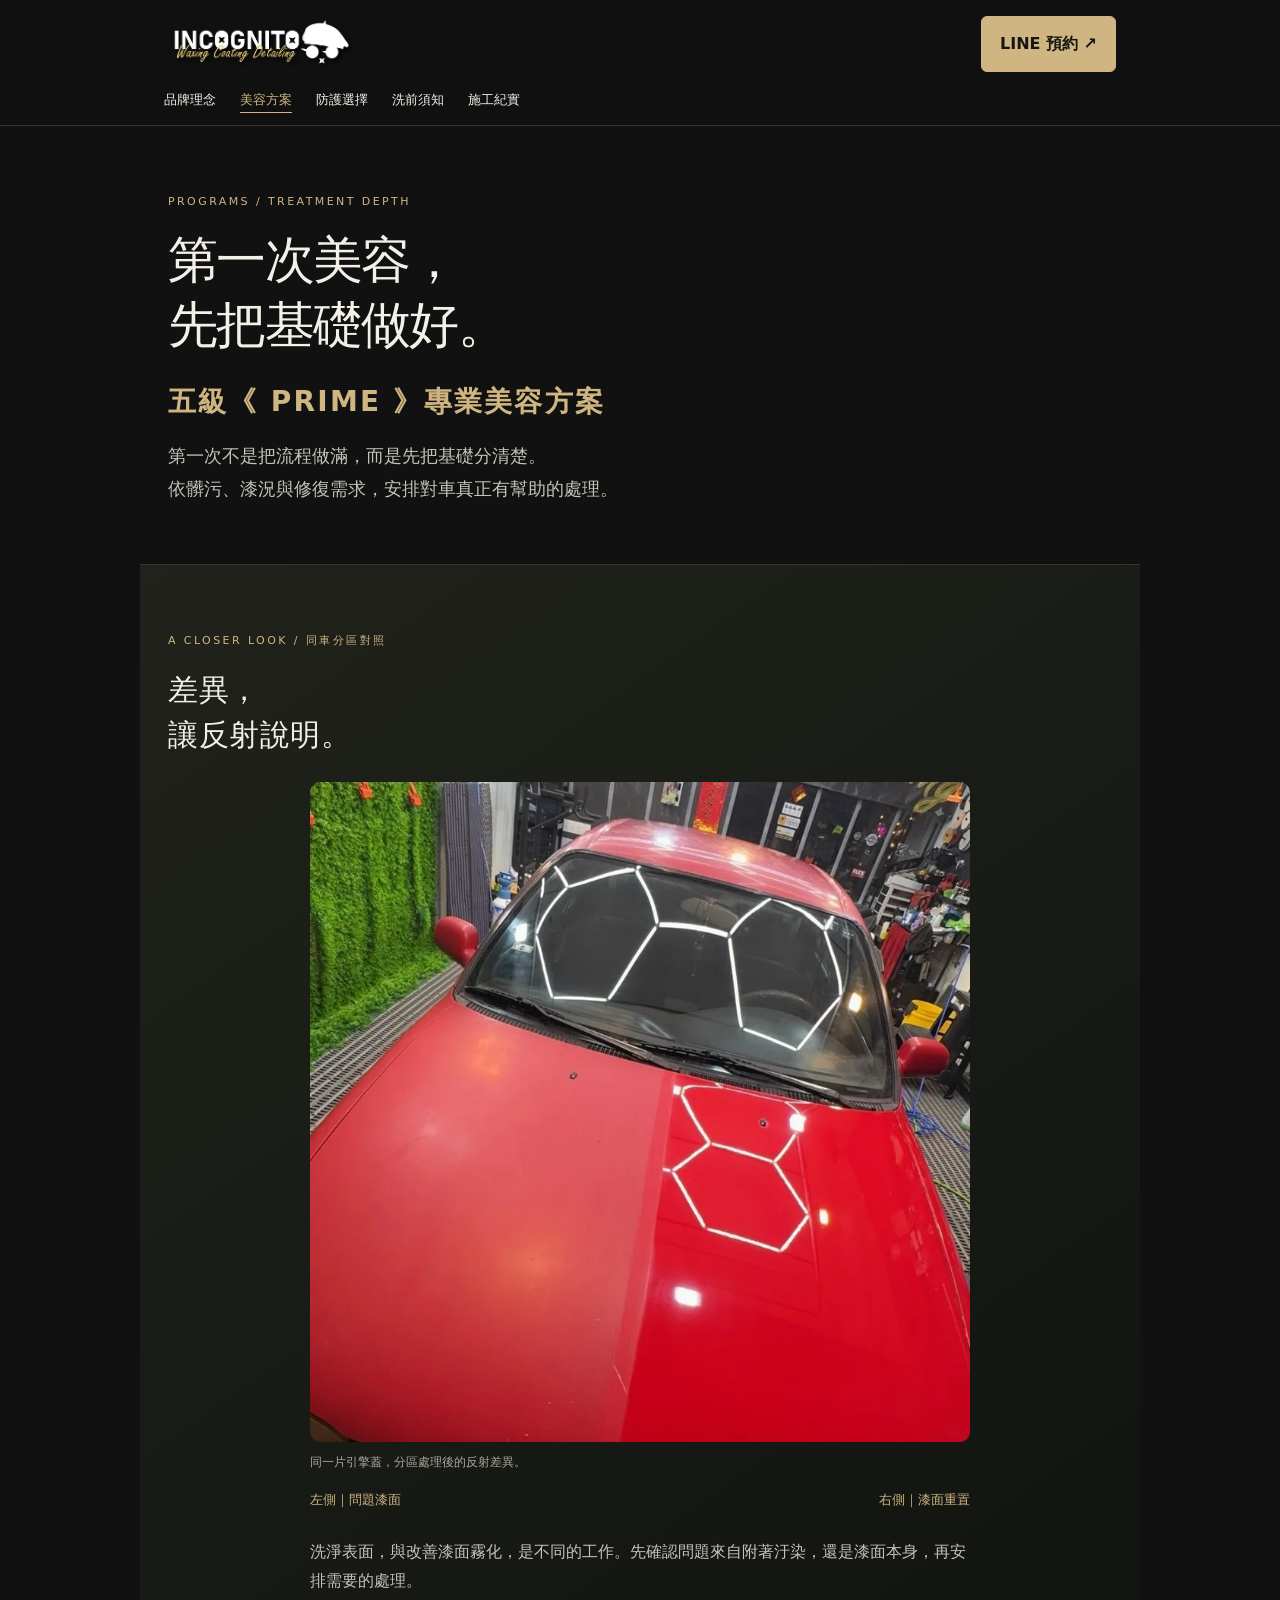
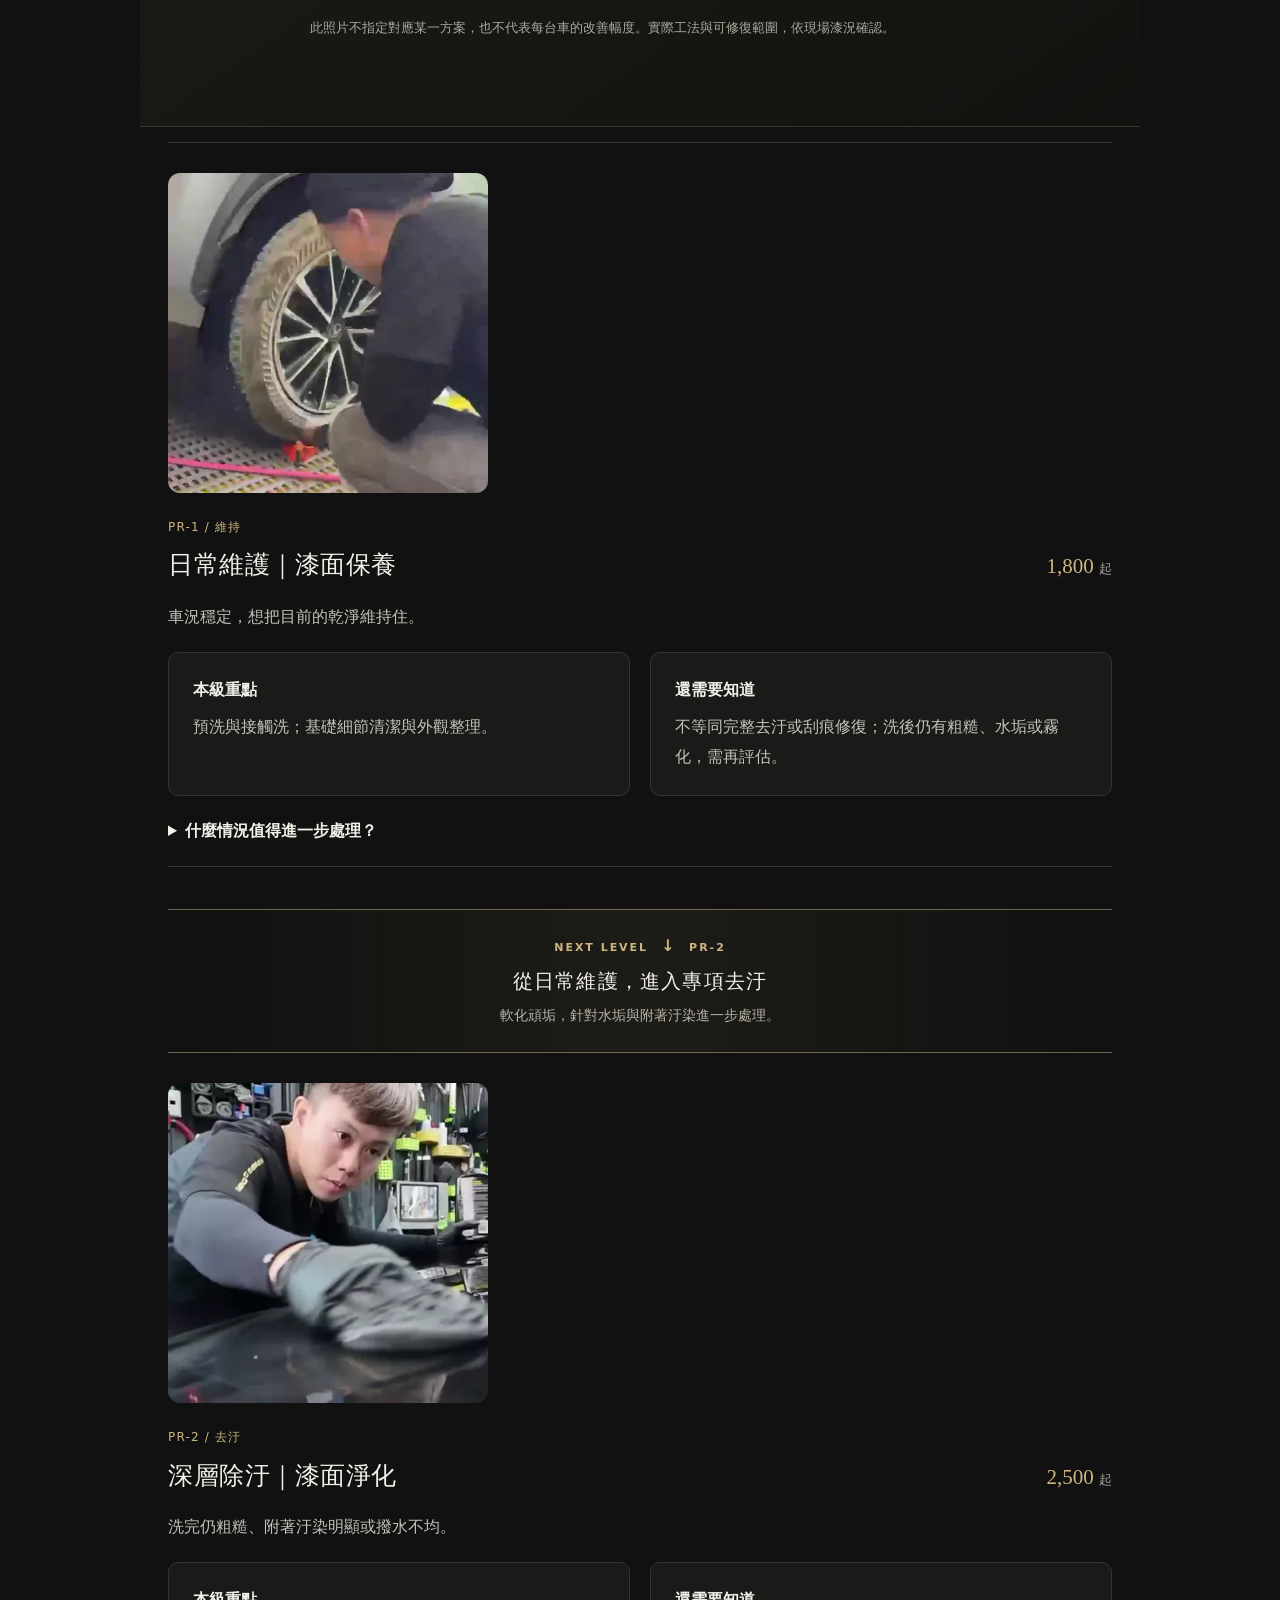
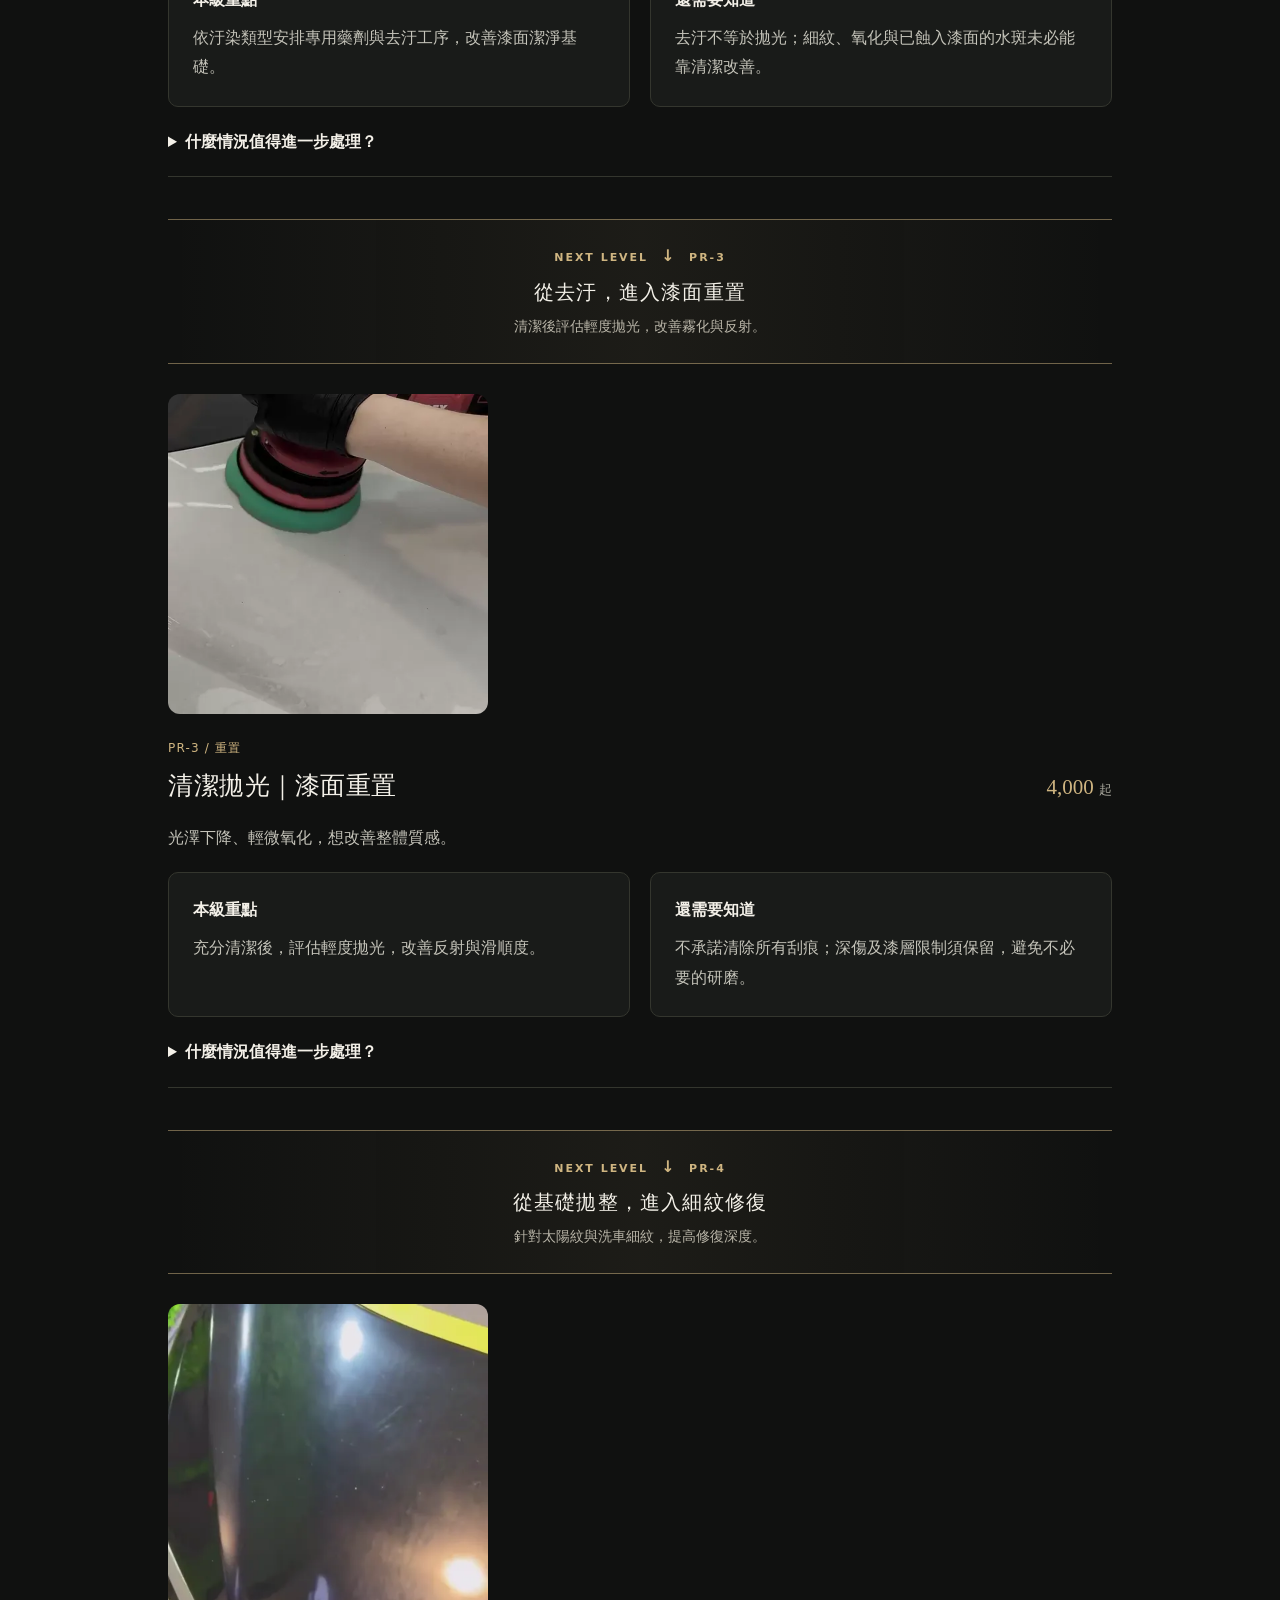
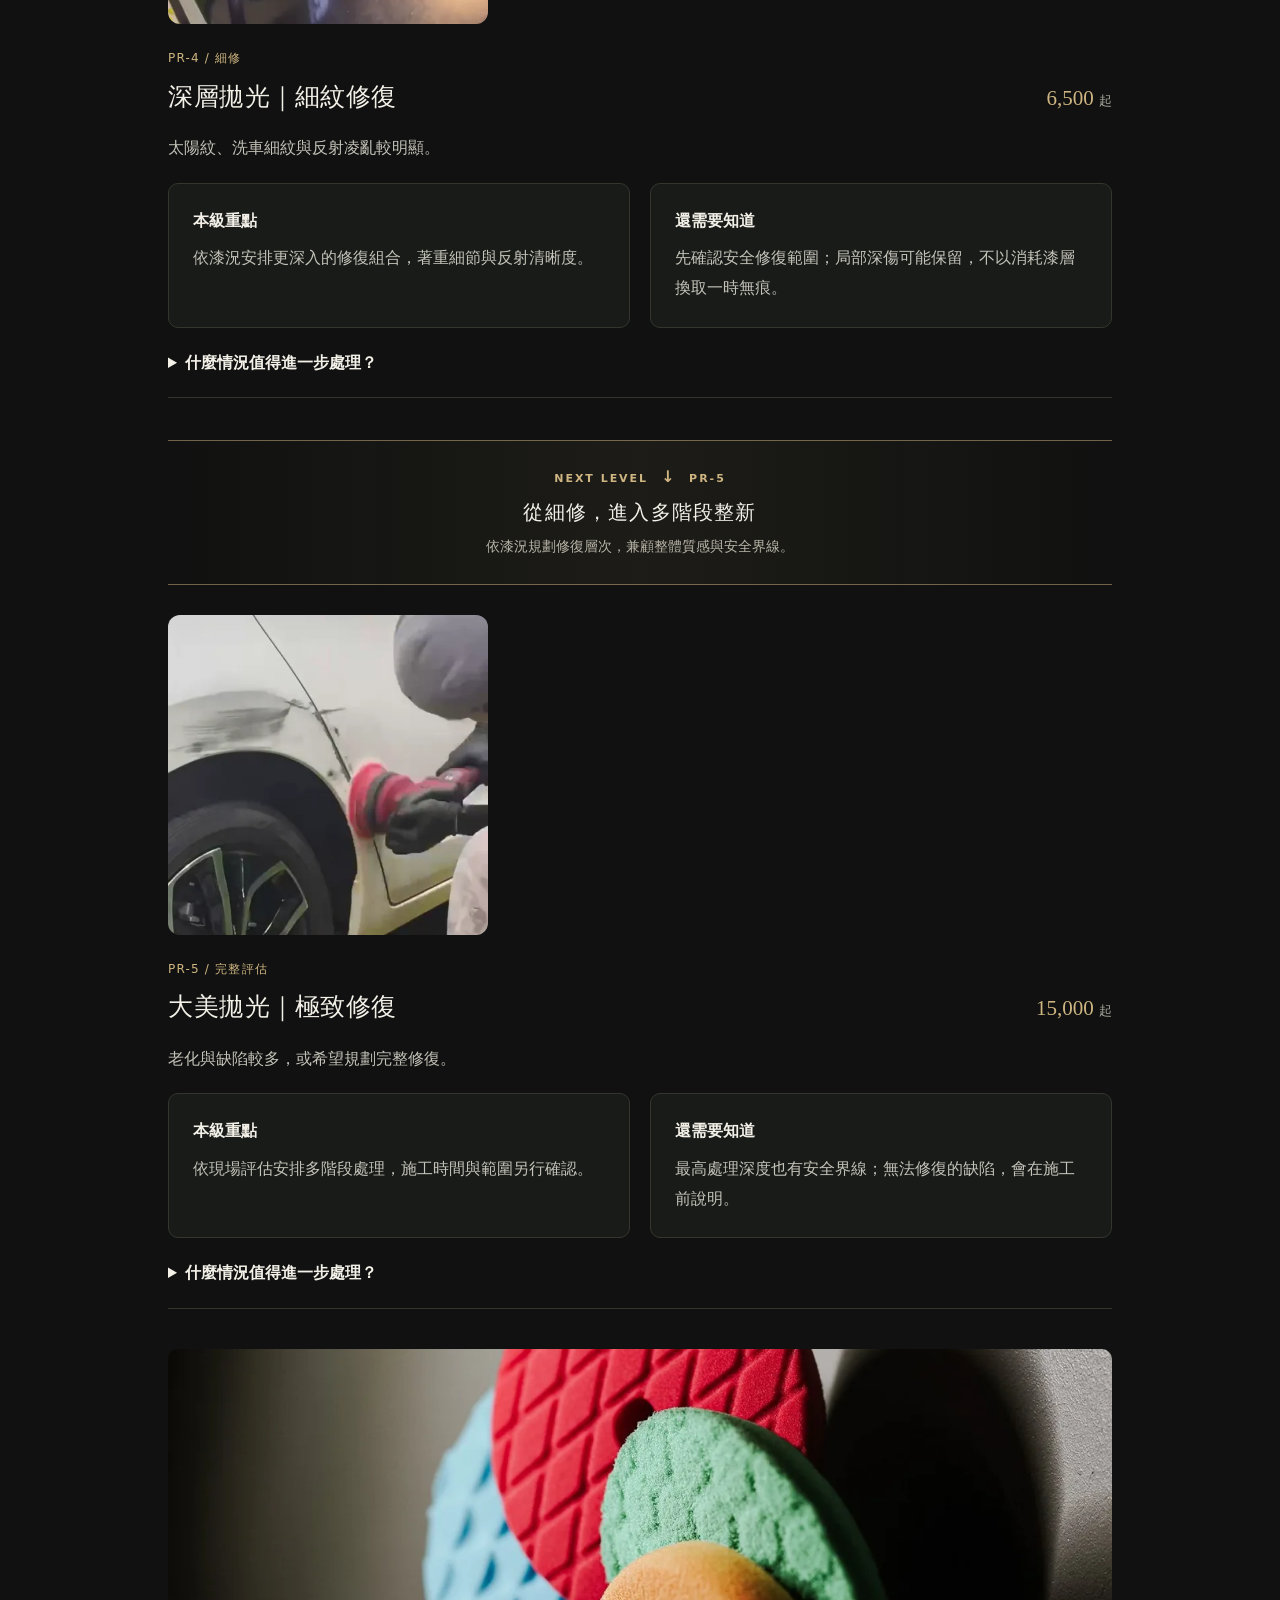
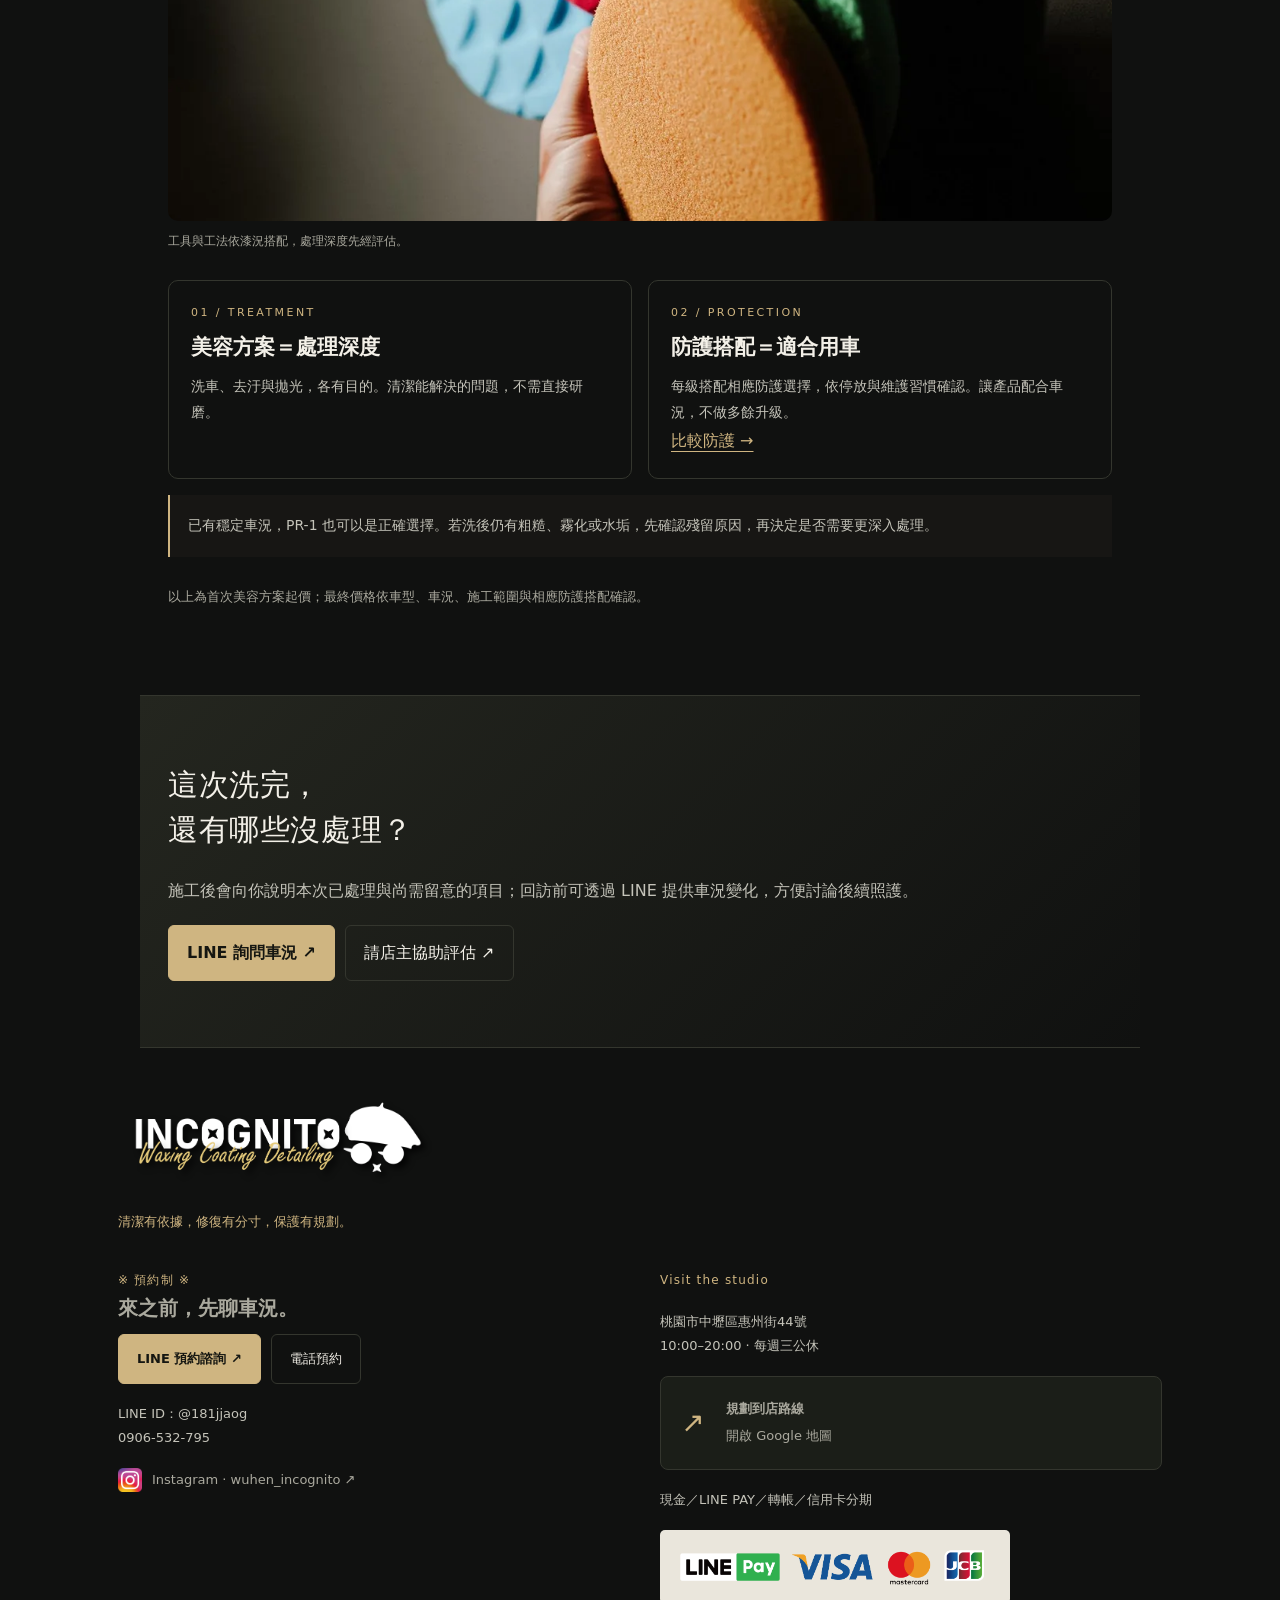
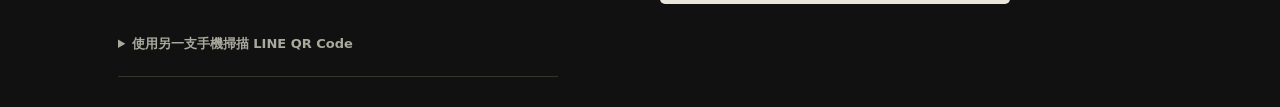
<file: programs.html>
<!DOCTYPE html>
<!-- INCOGNITO V6.4 圖片固定框架版：只改標籤間的文案；不要改動 class、href、src、id 或 <br>；三頁的頁尾聯絡資料需同步更新。 -->
<html lang="zh-Hant">
 <head>
  <!-- 搜尋引擎顯示的標題請找 title；摘要請找 meta name="description" 的 content。 -->
  <meta charset="utf-8"/>
  <meta content="width=device-width,initial-scale=1,viewport-fit=cover" name="viewport"/>
  <meta content="#101110" name="theme-color"/>
  <title>
   美容方案｜INCOGNITO 吳痕
  </title>
  <meta content="清潔有依據，修復有分寸，保護有規劃。吳痕專業汽車美容，依車況安排清潔、修復與後續照護。" name="description"/>
  <link href="styles.css" rel="stylesheet"/>
  <script defer="" src="media-fallback.js">
  </script>
  <script defer="" src="pr-motion.js">
  </script>
  <!-- Google Analytics 4 (GA4) -->
  <script async src="https://www.googletagmanager.com/gtag/js?id=G-DXBLXCN1DP"></script>
  <script>
    window.dataLayer = window.dataLayer || [];
    function gtag(){dataLayer.push(arguments);}
    gtag('js', new Date());
    gtag('config', 'G-DXBLXCN1DP');
  </script>
 </head>
 <body>
  <header>
   <div class="head">
    <a class="brand" href="index.html">
     <img alt="INCOGNITO Waxing Coating Detailing" class="brand-logo" src="assets/logo.png"/>
    </a>
    <a class="button primary" href="https://lin.ee/zcHr4lk" rel="noopener noreferrer" target="_blank">
     LINE 預約 ↗
    </a>
   </div>
   <nav aria-label="主要導覽">
    <a href="index.html">
     品牌理念
    </a>
    <a aria-current="page" href="programs.html">
     美容方案
    </a>
    <a href="protection.html">
     防護選擇
    </a>
    <a href="case-studies.html">
     洗前須知
    </a>
    <a href="journal.html">
     施工紀實
    </a>
   </nav>
  </header>
  <main>
   <!-- ===== 【可修改文案】方案頁開場｜總標題與方案導覽 ===== -->
   <section class="page-intro">
    <div class="eyebrow">
     Programs / Treatment depth
    </div>
    <h1>
     第一次美容，
     <br/>
     先把基礎做好。
    </h1>
    <p class="prime-heading">
     <strong>
      五級《 PRIME 》專業美容方案
     </strong>
    </p>
    <p class="lede">
     第一次不是把流程做滿，而是先把基礎分清楚。
     <br/>
     依髒污、漆況與修復需求，安排對車真正有幫助的處理。
    </p>
   </section>
   <!-- ===== 【可修改文案】同車漆面對照｜案例說明 ===== -->
   <section class="case-study">
    <div class="eyebrow">
     A closer look / 同車分區對照
    </div>
    <h2>
     差異，
     <br/>
     讓反射說明。
    </h2>
    <figure class="section-photo comparison-photo">
     <img alt="紅色車輛引擎蓋左側呈霧面、右側反射較清晰的同車分區對照" data-media-slot="programs-comparison" decoding="async" height="869" loading="lazy" src="assets/images/programs-comparison.webp" width="869"/>
     <figcaption>
      同一片引擎蓋，分區處理後的反射差異。
     </figcaption>
    </figure>
    <div class="case-key">
     <span>
      左側｜問題漆面
     </span>
     <span>
      右側｜漆面重置
     </span>
    </div>
    <p>
     洗淨表面，與改善漆面霧化，是不同的工作。先確認問題來自附著汙染，還是漆面本身，再安排需要的處理。
    </p>
    <p class="reading-note">
     此照片不指定對應某一方案，也不代表每台車的改善幅度。實際工法與可修復範圍，依現場漆況確認。
    </p>
   </section>
   <!-- ===== 【可修改文案】PR-1～PR-5 五級方案｜每個方案下方可單獨修改價格、名稱、介紹 ===== -->
   <section style="padding-top:15px">
    <!-- --- 【可修改文案】PR-1：方案名稱、價格、適用情況、重點與提醒 --- -->
    <article class="plan-detail" id="pr-1">
     <div class="plan-visual">
      <img alt="高壓清潔輪胎與輪框的施工畫面" class="pr-motion-poster" decoding="async" height="480" loading="lazy" src="assets/motion/pr-1-poster.webp" width="480"/>
      <video aria-hidden="true" class="pr-motion" data-media-slot="pr-1" disablepictureinpicture="" disableremoteplayback="" loop="" muted="" playsinline="" poster="assets/motion/pr-1-poster.webp" preload="none" tabindex="-1">
       <source src="assets/motion/pr-1.mp4" type="video/mp4"/>
      </video>
     </div>
     <span class="tag">
      PR-1 / 維持
     </span>
     <div class="plan-title">
      <h2>
       日常維護｜漆面保養
      </h2>
      <span class="price">
       1,800
       <small>
        起
       </small>
      </span>
     </div>
     <p>
      車況穩定，想把目前的乾淨維持住。
     </p>
     <div class="grid">
      <div class="card">
       <h3>
        本級重點
       </h3>
       <p>
        預洗與接觸洗；基礎細節清潔與外觀整理。
       </p>
      </div>
      <div class="card">
       <h3>
        還需要知道
       </h3>
       <p>
        不等同完整去汙或刮痕修復；洗後仍有粗糙、水垢或霧化，需再評估。
       </p>
      </div>
     </div>
     <details>
      <summary>
       什麼情況值得進一步處理？
      </summary>
      <p>
       洗後仍粗糙或有附著物，先評估 PR-2；霧化、細紋則需清潔後判斷。
      </p>
     </details>
    </article>
    <!-- --- 【可修改文案】PR-2：方案名稱、價格、適用情況、重點與提醒 --- -->
    <!-- PR-2 升級導覽，內容仍依車況評估 -->
    <div class="upgrade-bridge" aria-label="往下閱讀，進入 PR-2 方案">
     <span class="upgrade-bridge__step">NEXT LEVEL <span aria-hidden="true">↓</span> PR-2</span>
     <strong>從日常維護，進入專項去汙</strong>
     <span class="upgrade-bridge__detail">軟化頑垢，針對水垢與附著汙染進一步處理。</span>
    </div>
    <article class="plan-detail" id="pr-2">
     <div class="plan-visual">
      <img alt="細節刷清潔車內標誌與細節的畫面" class="pr-motion-poster" decoding="async" height="480" loading="lazy" src="assets/motion/pr-2-poster.webp" width="480"/>
      <video aria-hidden="true" class="pr-motion" data-media-slot="pr-2" disablepictureinpicture="" disableremoteplayback="" loop="" muted="" playsinline="" poster="assets/motion/pr-2-poster.webp" preload="none" tabindex="-1">
       <source src="assets/motion/pr-2.mp4" type="video/mp4"/>
      </video>
     </div>
     <span class="tag">
      PR-2 / 去汙
     </span>
     <div class="plan-title">
      <h2>
       深層除汙｜漆面淨化
      </h2>
      <span class="price">
       2,500
       <small>
        起
       </small>
      </span>
     </div>
     <p>
      洗完仍粗糙、附著汙染明顯或撥水不均。
     </p>
     <div class="grid">
      <div class="card">
       <h3>
        本級重點
       </h3>
       <p>
        依汙染類型安排專用藥劑與去汙工序，改善漆面潔淨基礎。
       </p>
      </div>
      <div class="card">
       <h3>
        還需要知道
       </h3>
       <p>
        去汙不等於拋光；細紋、氧化與已蝕入漆面的水斑未必能靠清潔改善。
       </p>
      </div>
     </div>
     <details>
      <summary>
       什麼情況值得進一步處理？
      </summary>
      <p>
       去汙後仍有霧化、輕氧化或細紋，可評估 PR-3 以上的修復。
      </p>
     </details>
    </article>
    <!-- --- 【可修改文案】PR-3：方案名稱、價格、適用情況、重點與提醒 --- -->
    <!-- PR-3 升級導覽，內容仍依車況評估 -->
    <div class="upgrade-bridge" aria-label="往下閱讀，進入 PR-3 方案">
     <span class="upgrade-bridge__step">NEXT LEVEL <span aria-hidden="true">↓</span> PR-3</span>
     <strong>從去汙，進入漆面重置</strong>
     <span class="upgrade-bridge__detail">清潔後評估輕度拋光，改善霧化與反射。</span>
    </div>
    <article class="plan-detail" id="pr-3">
     <div class="plan-visual">
      <img alt="拋光機於白色漆面進行施工的特寫" class="pr-motion-poster" decoding="async" height="480" loading="lazy" src="assets/motion/pr-3-poster.webp" width="480"/>
      <video aria-hidden="true" class="pr-motion" data-media-slot="pr-3" disablepictureinpicture="" disableremoteplayback="" loop="" muted="" playsinline="" poster="assets/motion/pr-3-poster.webp" preload="none" tabindex="-1">
       <source src="assets/motion/pr-3.mp4" type="video/mp4"/>
      </video>
     </div>
     <span class="tag">
      PR-3 / 重置
     </span>
     <div class="plan-title">
      <h2>
       清潔拋光｜漆面重置
      </h2>
      <span class="price">
       4,000
       <small>
        起
       </small>
      </span>
     </div>
     <p>
      光澤下降、輕微氧化，想改善整體質感。
     </p>
     <div class="grid">
      <div class="card">
       <h3>
        本級重點
       </h3>
       <p>
        充分清潔後，評估輕度拋光，改善反射與滑順度。
       </p>
      </div>
      <div class="card">
       <h3>
        還需要知道
       </h3>
       <p>
        不承諾清除所有刮痕；深傷及漆層限制須保留，避免不必要的研磨。
       </p>
      </div>
     </div>
     <details>
      <summary>
       什麼情況值得進一步處理？
      </summary>
      <p>
       依檢查結果確認剩餘缺陷及安全範圍，不自動升級或保證完全無痕。
      </p>
     </details>
    </article>
    <!-- --- 【可修改文案】PR-4：方案名稱、價格、適用情況、重點與提醒 --- -->
    <!-- PR-4 升級導覽，內容仍依車況評估 -->
    <div class="upgrade-bridge" aria-label="往下閱讀，進入 PR-4 方案">
     <span class="upgrade-bridge__step">NEXT LEVEL <span aria-hidden="true">↓</span> PR-4</span>
     <strong>從基礎拋整，進入細紋修復</strong>
     <span class="upgrade-bridge__detail">針對太陽紋與洗車細紋，提高修復深度。</span>
    </div>
    <article class="plan-detail" id="pr-4">
     <div class="plan-visual">
      <img alt="施工者以手工整理黑色漆面反射的畫面" class="pr-motion-poster" decoding="async" height="480" loading="lazy" src="assets/motion/pr-4-poster.webp" width="480"/>
      <video aria-hidden="true" class="pr-motion" data-media-slot="pr-4" disablepictureinpicture="" disableremoteplayback="" loop="" muted="" playsinline="" poster="assets/motion/pr-4-poster.webp" preload="none" tabindex="-1">
       <source src="assets/motion/pr-4.mp4" type="video/mp4"/>
      </video>
     </div>
     <span class="tag">
      PR-4 / 細修
     </span>
     <div class="plan-title">
      <h2>
       深層拋光｜細紋修復
      </h2>
      <span class="price">
       6,500
       <small>
        起
       </small>
      </span>
     </div>
     <p>
      太陽紋、洗車細紋與反射凌亂較明顯。
     </p>
     <div class="grid">
      <div class="card">
       <h3>
        本級重點
       </h3>
       <p>
        依漆況安排更深入的修復組合，著重細節與反射清晰度。
       </p>
      </div>
      <div class="card">
       <h3>
        還需要知道
       </h3>
       <p>
        先確認安全修復範圍；局部深傷可能保留，不以消耗漆層換取一時無痕。
       </p>
      </div>
     </div>
     <details>
      <summary>
       什麼情況值得進一步處理？
      </summary>
      <p>
       依檢查結果確認剩餘缺陷及安全範圍，不自動升級或保證完全無痕。
      </p>
     </details>
    </article>
    <!-- --- 【可修改文案】PR-5：方案名稱、價格、適用情況、重點與提醒 --- -->
    <!-- PR-5 升級導覽，內容仍依車況評估 -->
    <div class="upgrade-bridge" aria-label="往下閱讀，進入 PR-5 方案">
     <span class="upgrade-bridge__step">NEXT LEVEL <span aria-hidden="true">↓</span> PR-5</span>
     <strong>從細修，進入多階段整新</strong>
     <span class="upgrade-bridge__detail">依漆況規劃修復層次，兼顧整體質感與安全界線。</span>
    </div>
    <article class="plan-detail" id="pr-5">
     <div class="plan-visual">
      <img alt="施工者操作拋光機進行完整修復的畫面" class="pr-motion-poster" decoding="async" height="480" loading="lazy" src="assets/motion/pr-5-poster.webp" width="480"/>
      <video aria-hidden="true" class="pr-motion" data-media-slot="pr-5" disablepictureinpicture="" disableremoteplayback="" loop="" muted="" playsinline="" poster="assets/motion/pr-5-poster.webp" preload="none" tabindex="-1">
       <source src="assets/motion/pr-5.mp4" type="video/mp4"/>
      </video>
     </div>
     <span class="tag">
      PR-5 / 完整評估
     </span>
     <div class="plan-title">
      <h2>
       大美拋光｜極致修復
      </h2>
      <span class="price">
       15,000
       <small>
        起
       </small>
      </span>
     </div>
     <p>
      老化與缺陷較多，或希望規劃完整修復。
     </p>
     <div class="grid">
      <div class="card">
       <h3>
        本級重點
       </h3>
       <p>
        依現場評估安排多階段處理，施工時間與範圍另行確認。
       </p>
      </div>
      <div class="card">
       <h3>
        還需要知道
       </h3>
       <p>
        最高處理深度也有安全界線；無法修復的缺陷，會在施工前說明。
       </p>
      </div>
     </div>
     <details>
      <summary>
       什麼情況值得進一步處理？
      </summary>
      <p>
       依檢查結果確認剩餘缺陷及安全範圍，不自動升級或保證完全無痕。
      </p>
     </details>
    </article>
    <figure class="section-photo">
     <img alt="不同尺寸與材質的拋光海綿" data-media-slot="programs-pads" decoding="async" height="1200" loading="lazy" src="assets/images/programs-pads.webp" width="1200"/>
     <figcaption>
      工具與工法依漆況搭配，處理深度先經評估。
     </figcaption>
    </figure>
    <div class="two-axis">
     <div class="axis">
      <div class="eyebrow">
       01 / Treatment
      </div>
      <h3>
       美容方案＝處理深度
      </h3>
      <p>
       洗車、去汙與拋光，各有目的。清潔能解決的問題，不需直接研磨。
      </p>
     </div>
     <div class="axis">
      <div class="eyebrow">
       02 / Protection
      </div>
      <h3>
       防護搭配＝適合用車
      </h3>
      <p>
       每級搭配相應防護選擇，依停放與維護習慣確認。讓產品配合車況，不做多餘升級。
      </p>
      <a class="inline-link" href="protection.html">
       比較防護 →
      </a>
     </div>
    </div>
    <div class="context-box">
     已有穩定車況，PR-1 也可以是正確選擇。若洗後仍有粗糙、霧化或水垢，先確認殘留原因，再決定是否需要更深入處理。
    </div>
    <p class="reading-note">
     以上為首次美容方案起價；最終價格依車型、車況、施工範圍與相應防護搭配確認。
    </p>
   </section>
   <!-- ===== 【可修改文案】回訪維護｜說明與流程 ===== -->
   <!-- ===== 【可修改文案】方案頁結尾｜聯絡與評估 ===== -->
   <section class="closing">
    <h2>
     這次洗完，
     <br/>
     還有哪些沒處理？
    </h2>
    <p>
     施工後會向你說明本次已處理與尚需留意的項目；回訪前可透過 LINE 提供車況變化，方便討論後續照護。
    </p>
    <div class="actions">
     <a class="button primary" href="https://lin.ee/zcHr4lk" rel="noopener noreferrer" target="_blank">
      LINE 詢問車況 ↗
     </a>
     <button data-contact="">
      請店主協助評估 ↗
     </button>
    </div>
   </section>
  </main>
  <!-- ===== 【聯絡資訊】營業時間／地址／電話／LINE：本段內容在三個 HTML 各有一份，修改時三頁都要同步 ===== -->
  <footer class="page-footer business-footer">
   <a href="index.html">
    <img alt="INCOGNITO Waxing Coating Detailing" class="brand-logo" src="assets/logo.png"/>
   </a>
   <p class="footer-motto">
    清潔有依據，修復有分寸，保護有規劃。
   </p>
   <div class="footer-grid">
    <div>
     <span class="tag">
      ※ 預約制 ※
     </span>
     <h3>
      來之前，先聊車況。
     </h3>
     <div class="actions">
      <a class="button primary" href="https://lin.ee/zcHr4lk" rel="noopener" target="_blank">
       LINE 預約諮詢 ↗
      </a>
      <a class="button" href="tel:0906532795">
       電話預約
      </a>
     </div>
     <p>
      LINE ID：@181jjaog
      <br/>
      <a href="tel:0906532795">
       0906-532-795
      </a>
     </p>
     <a class="social-link" href="https://www.instagram.com/wuhen_incognito/" rel="noopener" target="_blank">
      <img alt="" src="assets/instagram.png"/>
      Instagram · wuhen_incognito ↗
     </a>
    </div>
    <div>
     <span class="tag">
      Visit the studio
     </span>
     <p>
      桃園市中壢區惠州街44號
      <br/>
      10:00–20:00 · 每週三公休
     </p>
     <a class="map-link" href="https://maps.app.goo.gl/gqJs16buCxNhg3YT7" rel="noopener" target="_blank">
      <span aria-hidden="true">
       ↗
      </span>
      <strong>
       規劃到店路線
      </strong>
      <small>
       開啟 Google 地圖
      </small>
     </a>
     <p class="payment-text">
      現金／LINE PAY／轉帳／信用卡分期
     </p>
     <img alt="LINE Pay、Visa、Mastercard、JCB" class="payment-icons" src="assets/payments.png"/>
    </div>
   </div>
   <details class="qr-details">
    <summary>
     使用另一支手機掃描 LINE QR Code
    </summary>
    <a href="https://lin.ee/zcHr4lk" rel="noopener" target="_blank">
     <img alt="LINE 官方帳號加好友 QR Code" class="line-qr" src="assets/line-qr.png"/>
    </a>
   </details>
  </footer>
  <dialog aria-labelledby="contactTitle" id="contact">
   <span class="eyebrow">
    By appointment
   </span>
   <h2 id="contactTitle">
    先聊車況，
    <br/>
    再安排照護。
   </h2>
   <p>
    加入 LINE 官方，傳送車型、停放環境與目前困擾；也可以直接來電預約。
   </p>
   <div class="actions">
    <a class="button primary" href="https://lin.ee/zcHr4lk" rel="noopener" target="_blank">
     加入 LINE 預約 ↗
    </a>
    <a class="button" href="tel:0906532795">
     0906-532-795
    </a>
   </div>
   <p class="reading-note">
    預約制 · 10:00–20:00 · 每週三公休
    <br/>
    送出訊息或來電後，仍需確認可安排時段。
   </p>
   <button data-close="">
    關閉
   </button>
  </dialog>
  <div class="status" hidden="" id="toast" role="status">
  </div>
  <script src="common.js">
  </script>
 </body>
</html>
</file>
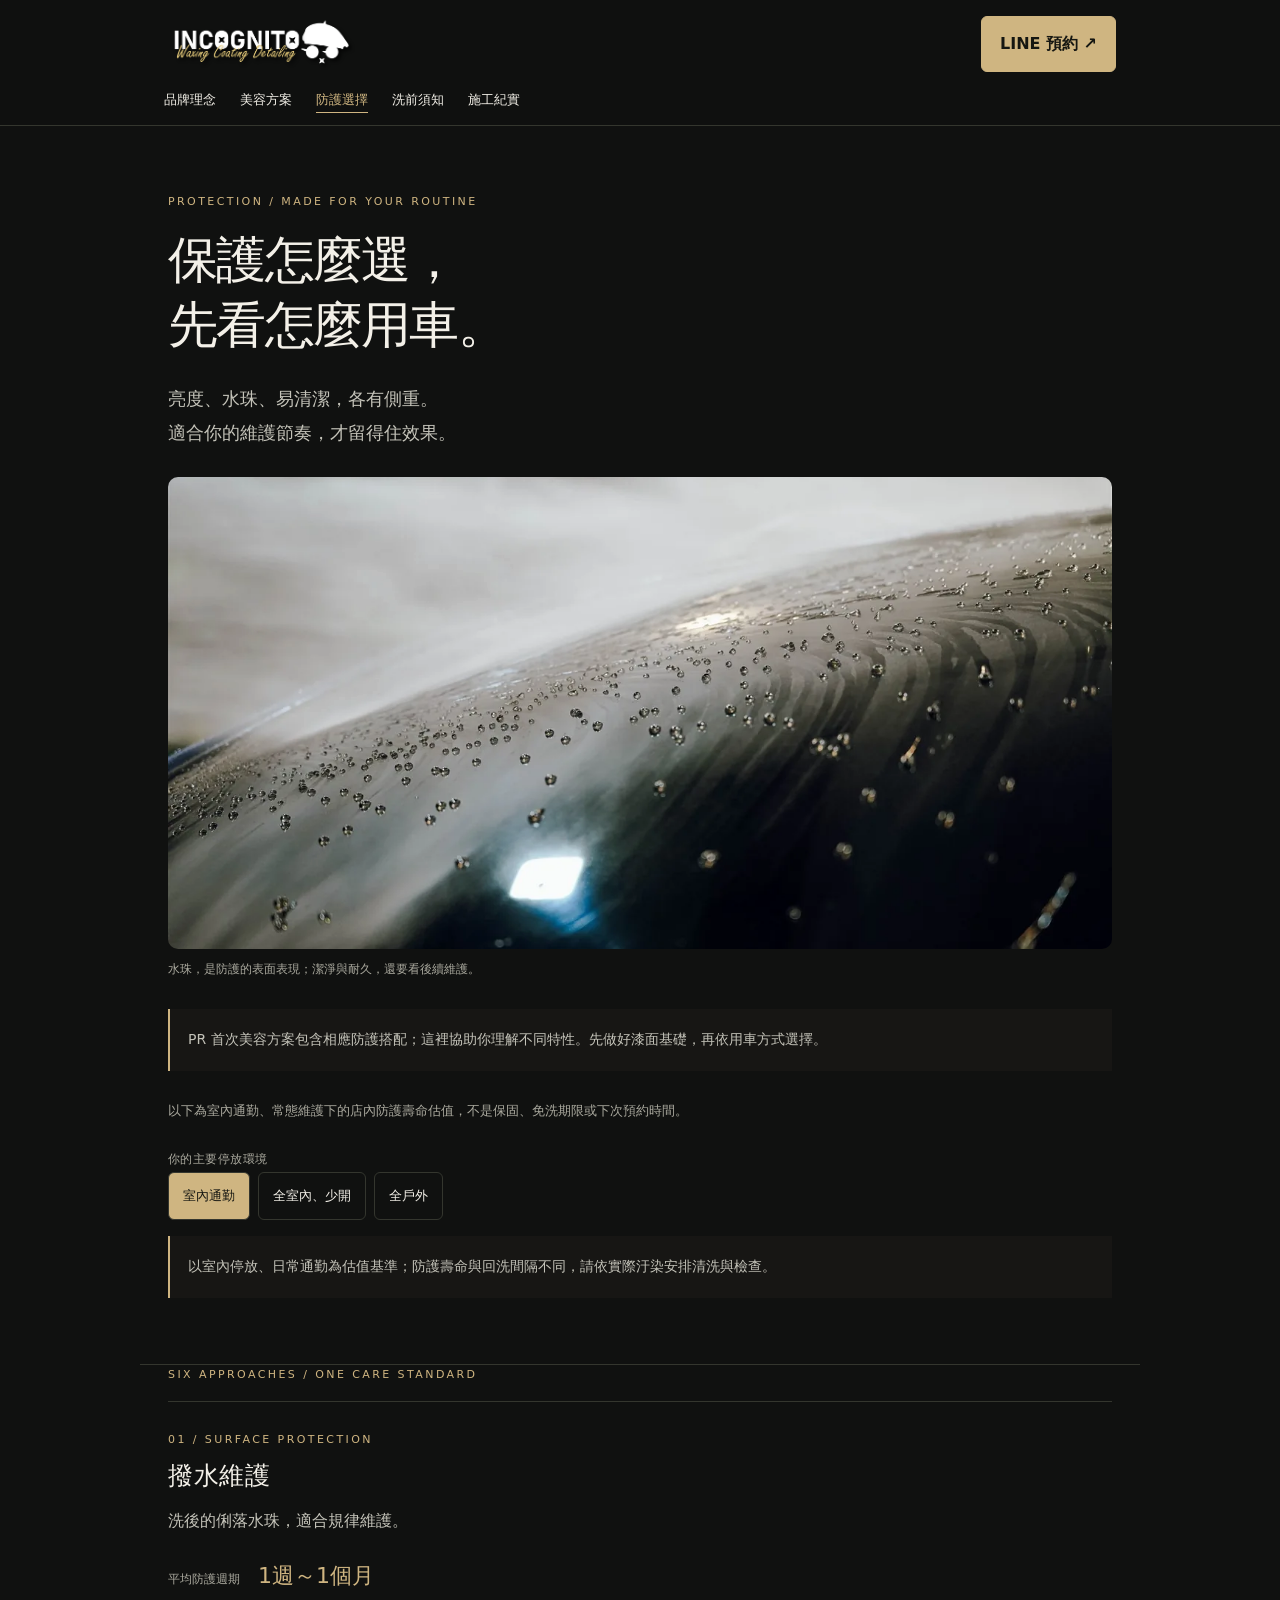
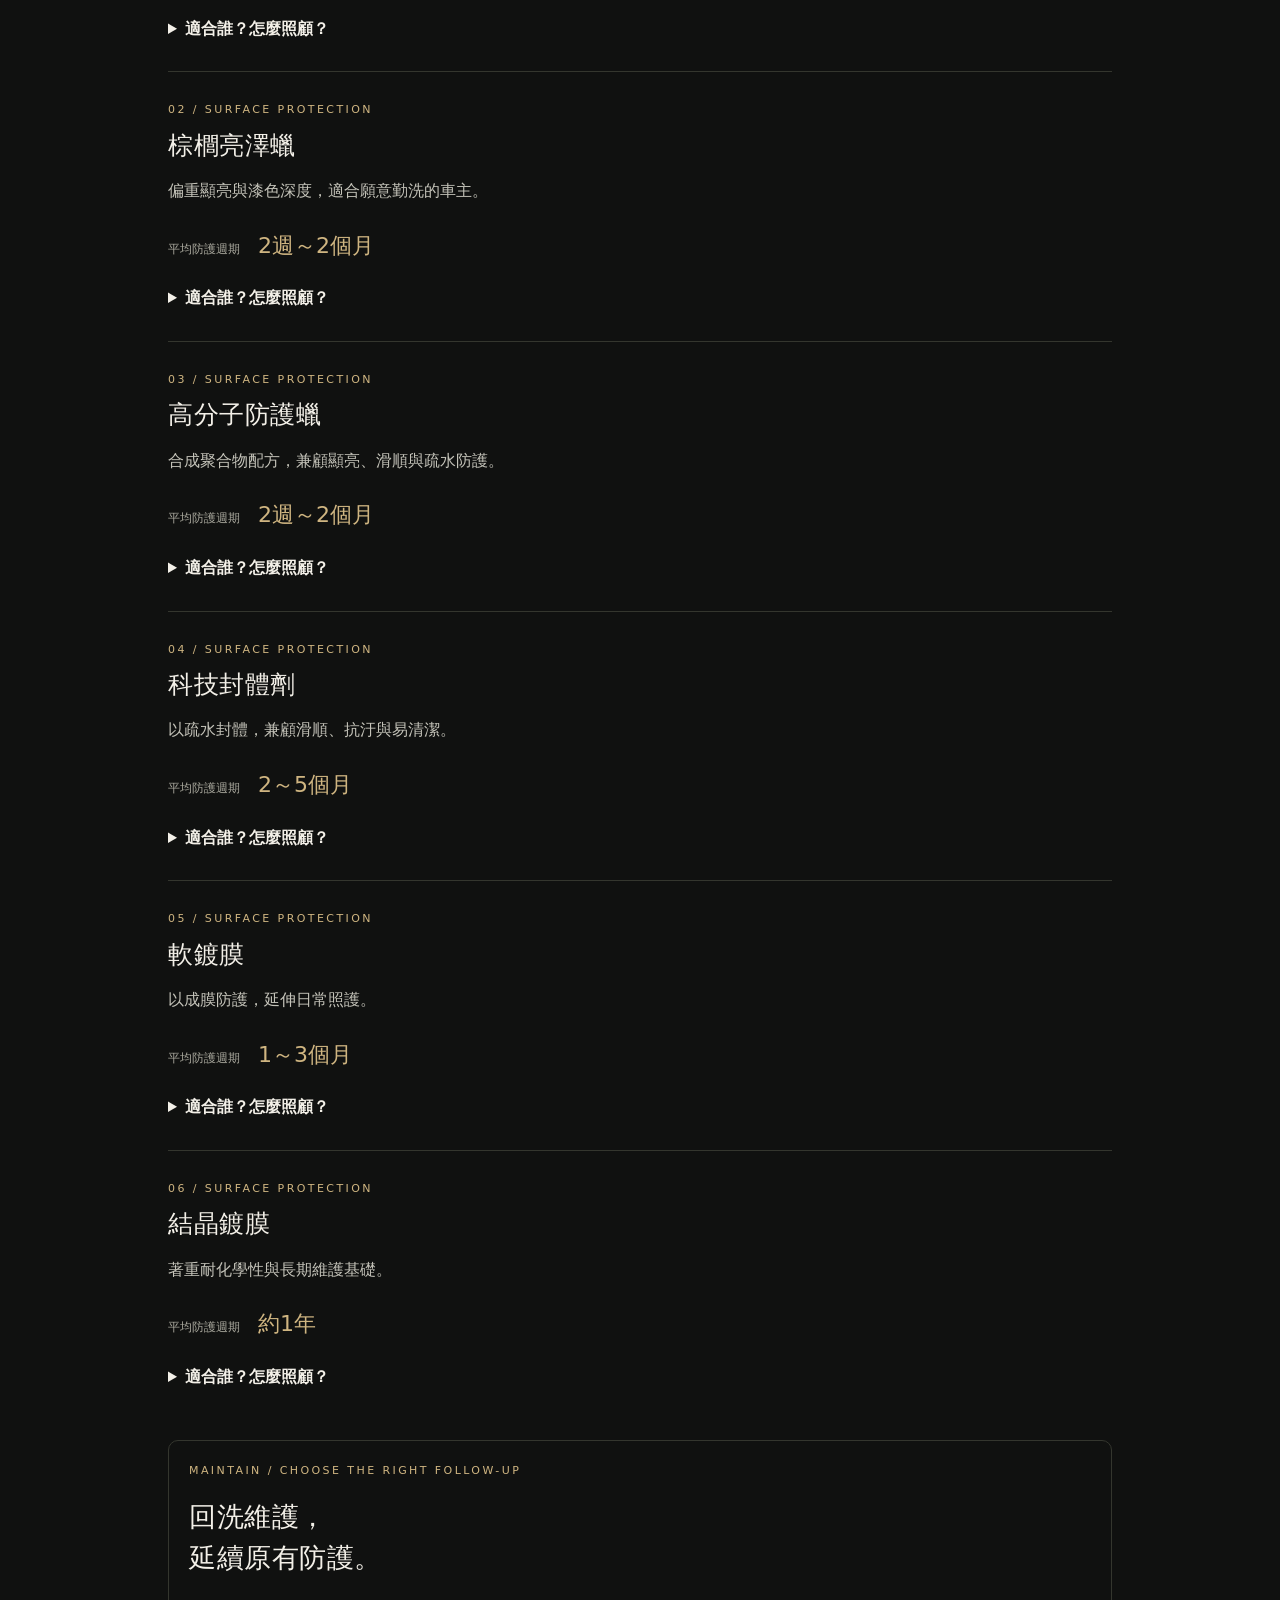
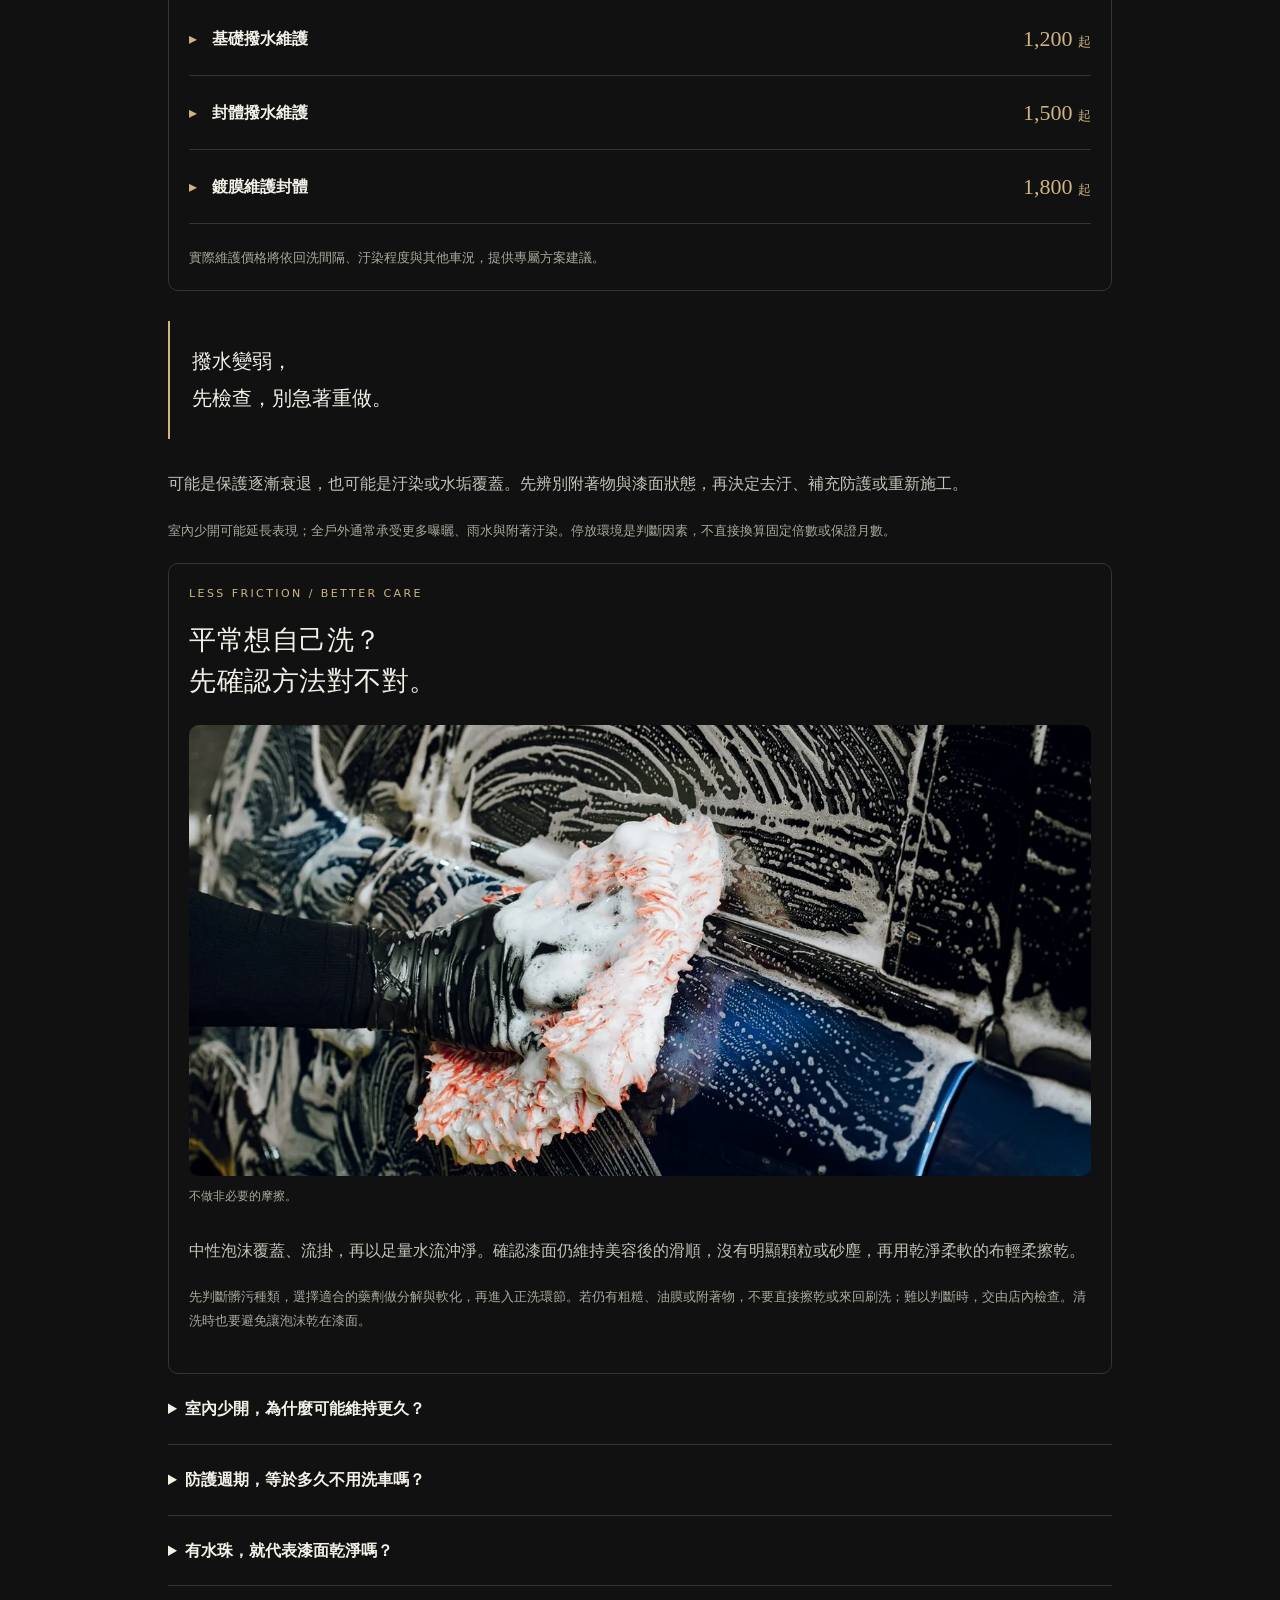
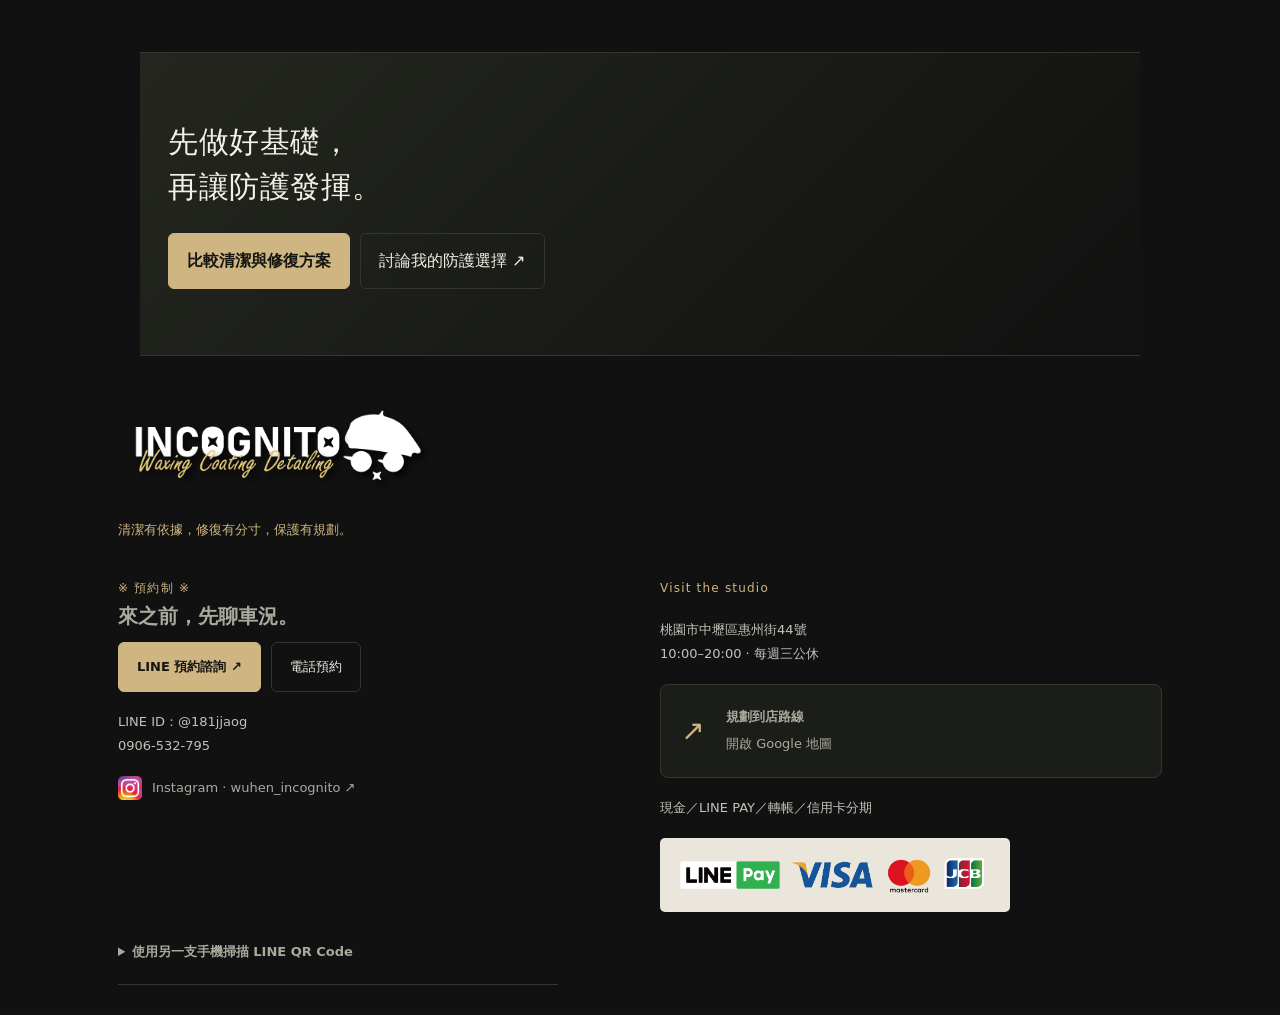
<file: protection.html>
<!DOCTYPE html>
<!-- INCOGNITO V6.4 圖片固定框架版：只改標籤間的文案；不要改動 class、href、src、id 或 <br>；三頁的頁尾聯絡資料需同步更新。 -->
<html lang="zh-Hant">
 <head>
  <!-- 搜尋引擎顯示的標題請找 title；摘要請找 meta name="description" 的 content。 -->
  <meta charset="utf-8"/>
  <meta content="width=device-width,initial-scale=1,viewport-fit=cover" name="viewport"/>
  <meta content="#101110" name="theme-color"/>
  <title>
   防護選擇｜INCOGNITO 吳痕
  </title>
  <meta content="清潔有依據，修復有分寸，保護有規劃。吳痕專業汽車美容，依車況安排清潔、修復與後續照護。" name="description"/>
  <link href="styles.css" rel="stylesheet"/>
  <script defer="" src="media-fallback.js">
  </script>
  <!-- Google Analytics 4 (GA4) -->
  <script async src="https://www.googletagmanager.com/gtag/js?id=G-DXBLXCN1DP"></script>
  <script>
    window.dataLayer = window.dataLayer || [];
    function gtag(){dataLayer.push(arguments);}
    gtag('js', new Date());
    gtag('config', 'G-DXBLXCN1DP');
  </script>
 </head>
 <body>
  <header>
   <div class="head">
    <a class="brand" href="index.html">
     <img alt="INCOGNITO Waxing Coating Detailing" class="brand-logo" src="assets/logo.png"/>
    </a>
    <a class="button primary" href="https://lin.ee/zcHr4lk" rel="noopener noreferrer" target="_blank">
     LINE 預約 ↗
    </a>
   </div>
   <nav aria-label="主要導覽">
    <a href="index.html">
     品牌理念
    </a>
    <a href="programs.html">
     美容方案
    </a>
    <a aria-current="page" href="protection.html">
     防護選擇
    </a>
    <a href="case-studies.html">
     洗前須知
    </a>
    <a href="journal.html">
     施工紀實
    </a>
   </nav>
  </header>
  <main>
   <!-- ===== 【可修改文案】防護頁開場｜標題與說明 ===== -->
   <section class="page-intro">
    <div class="eyebrow">
     Protection / Made for your routine
    </div>
    <h1>
     保護怎麼選，
     <br/>
     先看怎麼用車。
    </h1>
    <p class="lede">
     亮度、水珠、易清潔，各有側重。
     <br/>
     適合你的維護節奏，才留得住效果。
    </p>
    <figure class="section-photo">
     <img alt="深色漆面上凝聚的水珠特寫" class="work-photo" data-media-slot="protection-water" decoding="async" height="853" loading="lazy" src="assets/images/protection-water.webp" width="1280"/>
     <figcaption>
      水珠，是防護的表面表現；潔淨與耐久，還要看後續維護。
     </figcaption>
    </figure>
    <div class="context-box">
     PR 首次美容方案包含相應防護搭配；這裡協助你理解不同特性。先做好漆面基礎，再依用車方式選擇。
    </div>
    <p class="reading-note">
     以下為室內通勤、常態維護下的店內防護壽命估值，不是保固、免洗期限或下次預約時間。
    </p>
    <span class="muted-label">
     你的主要停放環境
    </span>
    <div aria-label="停放環境" class="select-row" role="group">
     <button aria-pressed="true" data-env="indoor">
      室內通勤
     </button>
     <button aria-pressed="false" data-env="rare">
      全室內、少開
     </button>
     <button aria-pressed="false" data-env="outdoor">
      全戶外
     </button>
    </div>
    <p class="context-box" id="envNote" role="status">
     以室內停放、日常通勤為估值基準；防護壽命與回洗間隔不同，請依實際汙染安排清洗與檢查。
    </p>
   </section>
   <!-- ===== 【可修改文案】防護比較｜各防護類型 ===== -->
   <section style="padding-top:0">
    <div class="eyebrow">
     Six approaches / One care standard
    </div>
    <article class="protection-card" id="protect-01">
     <div class="eyebrow">
      01 / Surface protection
     </div>
     <h2>
      撥水維護
     </h2>
     <p>
      洗後的俐落水珠，適合規律維護。
     </p>
     <div class="period">
      <span>
       平均防護週期
      </span>
      <strong>
       1週～1個月
      </strong>
     </div>
     <details>
      <summary>
       適合誰？怎麼照顧？
      </summary>
      <dl class="specs">
       <dt>
        防護原理
       </dt>
       <dd>
        依維護層級搭配撥水洗劑或含二氧化矽的噴霧封體，補充疏水表現。
       </dd>
       <dt>
        適合車主
       </dt>
       <dd>
        漆況穩定、定期清洗，偏好明顯水珠效果。
       </dd>
       <dt>
        照護重點
       </dt>
       <dd>
        先洗淨再維護；水珠漂亮，不代表鐵粉、水垢都已移除。
       </dd>
      </dl>
     </details>
    </article>
    <article class="protection-card" id="protect-02">
     <div class="eyebrow">
      02 / Surface protection
     </div>
     <h2>
      棕櫚亮澤蠟
     </h2>
     <p>
      偏重顯亮與漆色深度，適合願意勤洗的車主。
     </p>
     <div class="period">
      <span>
       平均防護週期
      </span>
      <strong>
       2週～2個月
      </strong>
     </div>
     <details>
      <summary>
       適合誰？怎麼照顧？
      </summary>
      <dl class="specs">
       <dt>
        防護原理
       </dt>
       <dd>
        棕櫚蠟搭配聚合物與矽類的混合配方，增添光澤與表面保護。
       </dd>
       <dt>
        適合車主
       </dt>
       <dd>
        重視顯色與亮度，願意勤洗、定期補充防護。
       </dd>
       <dt>
        照護重點
       </dt>
       <dd>
        依店內使用觀察，這類顯亮搭配較容易黏附髒汙，需勤洗與定期維護；避免過度刷洗。
       </dd>
      </dl>
     </details>
    </article>
    <article class="protection-card" id="protect-03">
     <div class="eyebrow">
      03 / Surface protection
     </div>
     <h2>
      高分子防護蠟
     </h2>
     <p>
      合成聚合物配方，兼顧顯亮、滑順與疏水防護。
     </p>
     <div class="period">
      <span>
       平均防護週期
      </span>
      <strong>
       2週～2個月
      </strong>
     </div>
     <details>
      <summary>
       適合誰？怎麼照顧？
      </summary>
      <dl class="specs">
       <dt>
        防護原理
       </dt>
       <dd>
        合成聚合物配方，透過疏水表層改善滑順感與水珠表現。
       </dd>
       <dt>
        適合車主
       </dt>
       <dd>
        希望比單純顯亮更重視日常保護與維護便利。
       </dd>
       <dt>
        照護重點
       </dt>
       <dd>
        施工前先清除附著汙染；含矽不等於結晶鍍膜，也不是免洗車。
       </dd>
      </dl>
     </details>
    </article>
    <article class="protection-card" id="protect-04">
     <div class="eyebrow">
      04 / Surface protection
     </div>
     <h2>
      科技封體劑
     </h2>
     <p>
      以疏水封體，兼顧滑順、抗汙與易清潔。
     </p>
     <div class="period">
      <span>
       平均防護週期
      </span>
      <strong>
       2～5個月
      </strong>
     </div>
     <details>
      <summary>
       適合誰？怎麼照顧？
      </summary>
      <dl class="specs">
       <dt>
        防護原理
       </dt>
       <dd>
        含二氧化矽（SiO₂）的混合陶瓷封體配方，在潔淨漆面建立防護表層。
       </dd>
       <dt>
        適合車主
       </dt>
       <dd>
        願意先做好漆面淨化，並規律回洗。
       </dd>
       <dt>
        照護重點
       </dt>
       <dd>
        先做好漆面淨化，再建立封體；回洗時依防護狀態補充維護，不需每次重做。
       </dd>
      </dl>
     </details>
    </article>
    <article class="protection-card" id="protect-05">
     <div class="eyebrow">
      05 / Surface protection
     </div>
     <h2>
      軟鍍膜
     </h2>
     <p>
      以成膜防護，延伸日常照護。
     </p>
     <div class="period">
      <span>
       平均防護週期
      </span>
      <strong>
       1～3個月
      </strong>
     </div>
     <details>
      <summary>
       適合誰？怎麼照顧？
      </summary>
      <dl class="specs">
       <dt>
        防護原理
       </dt>
       <dd>
        矽系成膜配方，於漆面形成保護表層；實際效果依施工與維護而定。
       </dd>
       <dt>
        適合車主
       </dt>
       <dd>
        希望從蠟品維護轉向成膜防護，並建立回洗節奏。
       </dd>
       <dt>
        照護重點
       </dt>
       <dd>
        不是防水斑、鳥糞蝕傷的保證；發現汙染要儘早以合適方式清除。
       </dd>
      </dl>
     </details>
    </article>
    <article class="protection-card" id="protect-06">
     <div class="eyebrow">
      06 / Surface protection
     </div>
     <h2>
      結晶鍍膜
     </h2>
     <p>
      著重耐化學性與長期維護基礎。
     </p>
     <div class="period">
      <span>
       平均防護週期
      </span>
      <strong>
       約1年
      </strong>
     </div>
     <details>
      <summary>
       適合誰？怎麼照顧？
      </summary>
      <dl class="specs">
       <dt>
        防護原理
       </dt>
       <dd>
        含碳化矽（SiC）的鍍膜配方，著重耐化學性、滑順與降低水斑附著風險。
       </dd>
       <dt>
        適合車主
       </dt>
       <dd>
        願意做好前處理，並持續維護的車主。
       </dd>
       <dt>
        照護重點
       </dt>
       <dd>
        提高抗性不等於不留水斑、不怕鳥糞；保護層仍需定期檢查。
       </dd>
      </dl>
     </details>
    </article>
    <article class="horizon" id="maintenance">
     <div class="eyebrow">
      Maintain / Choose the right follow-up
     </div>
     <h2>
      回洗維護，
      <br/>
      延續原有防護。
     </h2>
     <details class="maintenance-option">
      <summary>
       <span>
        基礎撥水維護
       </span>
       <span class="maintenance-price">
        1,200
        <small>
         起
        </small>
       </span>
      </summary>
      <p>
       清洗時補充日常疏水表現，適合入門保養與規律回洗。
      </p>
     </details>
     <details class="maintenance-option">
      <summary>
       <span>
        封體撥水維護
       </span>
       <span class="maintenance-price">
        1,500
        <small>
         起
        </small>
       </span>
      </summary>
      <p>
       為已做封體的車，補充滑順與水珠表現，搭配進階回洗服務。
      </p>
     </details>
     <details class="maintenance-option">
      <summary>
       <span>
        鍍膜維護封體
       </span>
       <span class="maintenance-price">
        1,800
        <small>
         起
        </small>
       </span>
      </summary>
      <p>
       依鍍膜車況搭配維護封體，照顧表層防護與清潔便利；不等同重新鍍膜。
      </p>
     </details>
     <p class="reading-note maintenance-note">
      實際維護價格將依回洗間隔、汙染程度與其他車況，提供專屬方案建議。
     </p>
    </article>
    <div class="quote">
     撥水變弱，
     <br/>
     先檢查，別急著重做。
    </div>
    <p>
     可能是保護逐漸衰退，也可能是汙染或水垢覆蓋。先辨別附著物與漆面狀態，再決定去汙、補充防護或重新施工。
    </p>
    <p class="reading-note">
     室內少開可能延長表現；全戶外通常承受更多曝曬、雨水與附著汙染。停放環境是判斷因素，不直接換算固定倍數或保證月數。
    </p>
    <article class="horizon" id="gentle-care">
     <div class="eyebrow">
      Less friction / Better care
     </div>
     <h2>
      平常想自己洗？
      <br/>
      先確認方法對不對。
     </h2>
     <figure class="section-photo">
      <img alt="黑色手套配合泡沫以洗車手套進行車身接觸清洗" class="work-photo wash-photo" data-media-slot="protection-wash" decoding="async" height="853" loading="lazy" src="assets/images/protection-wash.webp" width="1280"/>
      <figcaption>
       不做非必要的摩擦。
      </figcaption>
     </figure>
     <p>
      中性泡沫覆蓋、流掛，再以足量水流沖淨。確認漆面仍維持美容後的滑順，沒有明顯顆粒或砂塵，再用乾淨柔軟的布輕柔擦乾。
     </p>
     <p class="reading-note">
      先判斷髒污種類，選擇適合的藥劑做分解與軟化，再進入正洗環節。若仍有粗糙、油膜或附著物，不要直接擦乾或來回刷洗；難以判斷時，交由店內檢查。清洗時也要避免讓泡沫乾在漆面。
     </p>
    </article>
    <details>
     <summary>
      室內少開，為什麼可能維持更久？
     </summary>
     <p>
      汙染附著的頻率較低，配合合適清洗，防護表現可能延長。依店內使用觀察，部分車況可見撥水超過1個月、蠟品超過3個月、封體約6個月；鍍膜在高標準維護下也可能超過2年。
     </p>
     <p>
      這些是特定環境與維護下的案例，不是每台車的期限，也不將補充維護後的表現直接解讀為原始塗層完整保留。仍以實際檢查決定後續處理。
     </p>
    </details>
    <details>
     <summary>
      防護週期，等於多久不用洗車嗎？
     </summary>
     <p>
      不等於。防護週期、回洗時間與回診檢查是不同概念。施工後會依你的使用情況，分別留下維護建議。
     </p>
    </details>
    <details>
     <summary>
      有水珠，就代表漆面乾淨嗎？
     </summary>
     <p>
      不一定。撥水是表面特徵之一；是否有鐵粉、粗糙、水垢或細紋，仍需另外檢查。
     </p>
    </details>
   </section>
   <!-- ===== 【可修改文案】防護維護｜回洗與價格 ===== -->
   <section class="closing">
    <h2>
     先做好基礎，
     <br/>
     再讓防護發揮。
    </h2>
    <div class="actions">
     <a class="button primary" href="programs.html">
      比較清潔與修復方案
     </a>
     <button data-contact="">
      討論我的防護選擇 ↗
     </button>
    </div>
   </section>
  </main>
  <!-- ===== 【聯絡資訊】營業時間／地址／電話／LINE：本段內容在三個 HTML 各有一份，修改時三頁都要同步 ===== -->
  <footer class="page-footer business-footer">
   <a href="index.html">
    <img alt="INCOGNITO Waxing Coating Detailing" class="brand-logo" src="assets/logo.png"/>
   </a>
   <p class="footer-motto">
    清潔有依據，修復有分寸，保護有規劃。
   </p>
   <div class="footer-grid">
    <div>
     <span class="tag">
      ※ 預約制 ※
     </span>
     <h3>
      來之前，先聊車況。
     </h3>
     <div class="actions">
      <a class="button primary" href="https://lin.ee/zcHr4lk" rel="noopener" target="_blank">
       LINE 預約諮詢 ↗
      </a>
      <a class="button" href="tel:0906532795">
       電話預約
      </a>
     </div>
     <p>
      LINE ID：@181jjaog
      <br/>
      <a href="tel:0906532795">
       0906-532-795
      </a>
     </p>
     <a class="social-link" href="https://www.instagram.com/wuhen_incognito/" rel="noopener" target="_blank">
      <img alt="" src="assets/instagram.png"/>
      Instagram · wuhen_incognito ↗
     </a>
    </div>
    <div>
     <span class="tag">
      Visit the studio
     </span>
     <p>
      桃園市中壢區惠州街44號
      <br/>
      10:00–20:00 · 每週三公休
     </p>
     <a class="map-link" href="https://maps.app.goo.gl/gqJs16buCxNhg3YT7" rel="noopener" target="_blank">
      <span aria-hidden="true">
       ↗
      </span>
      <strong>
       規劃到店路線
      </strong>
      <small>
       開啟 Google 地圖
      </small>
     </a>
     <p class="payment-text">
      現金／LINE PAY／轉帳／信用卡分期
     </p>
     <img alt="LINE Pay、Visa、Mastercard、JCB" class="payment-icons" src="assets/payments.png"/>
    </div>
   </div>
   <details class="qr-details">
    <summary>
     使用另一支手機掃描 LINE QR Code
    </summary>
    <a href="https://lin.ee/zcHr4lk" rel="noopener" target="_blank">
     <img alt="LINE 官方帳號加好友 QR Code" class="line-qr" src="assets/line-qr.png"/>
    </a>
   </details>
  </footer>
  <dialog aria-labelledby="contactTitle" id="contact">
   <span class="eyebrow">
    By appointment
   </span>
   <h2 id="contactTitle">
    先聊車況，
    <br/>
    再安排照護。
   </h2>
   <p>
    加入 LINE 官方，傳送車型、停放環境與目前困擾；也可以直接來電預約。
   </p>
   <div class="actions">
    <a class="button primary" href="https://lin.ee/zcHr4lk" rel="noopener" target="_blank">
     加入 LINE 預約 ↗
    </a>
    <a class="button" href="tel:0906532795">
     0906-532-795
    </a>
   </div>
   <p class="reading-note">
    預約制 · 10:00–20:00 · 每週三公休
    <br/>
    送出訊息或來電後，仍需確認可安排時段。
   </p>
   <button data-close="">
    關閉
   </button>
  </dialog>
  <div class="status" hidden="" id="toast" role="status">
  </div>
  <script src="common.js">
  </script>
  <script src="protection.js">
  </script>
 </body>
</html>
</file>
<file: styles.css>
:root{--bg:#101110;--panel:#191b19;--gold:#d1b580;--text:#f3f0e8;--muted:#aaa99e;--line:#34362e}*{box-sizing:border-box}html{scroll-behavior:smooth;scroll-padding-top:110px}body{margin:0;background:var(--bg);color:var(--text);font:16px/1.85 system-ui,"Microsoft JhengHei",sans-serif}a{color:inherit;text-decoration:none}button,input,select,textarea{font:inherit}button,a,input,select,textarea{touch-action:manipulation}button,.button{cursor:pointer;border:1px solid var(--line);background:transparent;color:var(--text);padding:12px 18px;border-radius:6px;display:inline-block;text-align:center;min-height:48px}button:hover,.button:hover{border-color:var(--gold)}button:focus-visible,a:focus-visible,input:focus-visible,textarea:focus-visible,select:focus-visible{outline:2px solid var(--gold);outline-offset:4px}.primary{background:var(--gold);color:#151611;border-color:var(--gold);font-weight:700}.muted,small{color:var(--muted)}small{font-size:13px}header{position:sticky;top:0;z-index:5;background:#101110f5;border-bottom:1px solid var(--line);backdrop-filter:blur(18px)}.head{max-width:1100px;margin:auto;padding:15px 24px;display:flex;align-items:center;justify-content:space-between;gap:12px}.brand{font-family:Georgia,serif;letter-spacing:.16em;font-size:21px}.brand small{display:block;font:9px/1.4 system-ui;letter-spacing:.3em;color:var(--gold)}nav{display:flex;overflow-x:auto;gap:25px;max-width:1100px;margin:auto;padding:0 24px 12px;white-space:nowrap;font-size:13px}nav a:hover{color:var(--gold)}main{max-width:1100px;margin:auto}section{padding:78px 28px;border-bottom:1px solid var(--line)}.eyebrow{font-size:11px;letter-spacing:.22em;color:var(--gold);text-transform:uppercase;margin-bottom:16px}h1,h2,h3,p{margin-top:0}h1{font-size:clamp(36px,6vw,66px);line-height:1.3;letter-spacing:-.035em;font-weight:500;margin-bottom:24px}h2{font-size:30px;line-height:1.5;font-weight:500;letter-spacing:.02em;margin-bottom:24px}h3{font-size:20px;line-height:1.6;margin-bottom:10px}p{color:#c4c3b9;margin-bottom:20px}.hero{padding:0;display:grid;grid-template-columns:1fr 1fr;min-height:640px}.hero-copy{padding:70px 30px;align-self:center}.hero-image{position:relative;min-height:450px}.hero img{width:100%;height:100%;position:absolute;object-fit:cover;object-position:60% center}.hero-image:after{content:"";position:absolute;inset:0;background:linear-gradient(0deg,#101110 0%,transparent 45%)}.caption{position:absolute;z-index:1;bottom:25px;left:25px;letter-spacing:.15em;font-size:10px;color:var(--gold)}.actions{display:flex;gap:10px;flex-wrap:wrap}.intro{max-width:650px}.quote{padding:22px 0 22px 22px;border-left:2px solid var(--gold);font-size:20px;margin:30px 0}.grid{display:grid;grid-template-columns:repeat(2,minmax(0,1fr));gap:20px}.card{background:var(--panel);border:1px solid var(--line);border-radius:10px;padding:24px;min-width:0}.card p:last-child{margin-bottom:0}.number{font-family:Georgia,serif;font-size:36px;color:var(--gold);line-height:1.2;margin-bottom:18px}.steps{margin:35px 0}.step{display:grid;grid-template-columns:50px 1fr;gap:15px;padding:24px 0;border-top:1px solid var(--line)}.step p{margin:0}.wide{width:100%;aspect-ratio:2/1;object-fit:cover;border-radius:10px;margin:25px 0}.plan{padding:26px 0;border-top:1px solid var(--line);display:grid;grid-template-columns:90px 1fr 110px;gap:15px}.price{text-align:right;color:var(--gold);white-space:nowrap}.tag{font-size:12px;color:var(--gold);letter-spacing:.1em}.plan p{margin:0}.plan h3{font-size:19px}details{border-bottom:1px solid var(--line);padding:20px 0}summary{cursor:pointer;font-weight:600}details p{margin:15px 0 0}.notice{font-size:13px;border-left:2px solid var(--gold);padding:10px 15px;background:#d1b5800a;color:#c5bda9;margin-bottom:24px}.tabs{display:flex;border-bottom:1px solid var(--line);gap:12px;margin:25px 0}.tabs button{border:0;border-radius:0;flex:1;color:var(--muted)}.tabs button[aria-selected=true]{border-bottom:2px solid var(--gold);color:var(--gold)}[hidden]{display:none!important}label{display:block;font-size:14px;margin:16px 0 6px}input:not([type=radio]):not([type=checkbox]),textarea,select{width:100%;background:#101210;border:1px solid #4b4d42;color:var(--text);padding:12px;border-radius:5px;min-height:48px}fieldset{border:1px solid var(--line);padding:16px;border-radius:6px;margin:24px 0}legend{color:var(--gold);padding:0 8px;font-size:14px}fieldset label{display:flex;align-items:center;gap:10px;margin:10px 0;min-height:36px}input[type=radio],input[type=checkbox]{accent-color:var(--gold);width:19px;height:19px;flex-shrink:0}.form-grid{display:grid;grid-template-columns:1fr 1fr;gap:0 16px}.record{border-left:1px solid var(--gold);padding:0 0 28px 24px;margin:26px 0}.record time{font-size:12px;letter-spacing:.1em;color:var(--gold)}.record h3{margin:8px 0}.record p{white-space:pre-wrap;overflow-wrap:anywhere}.status{position:fixed;bottom:22px;left:50%;transform:translateX(-50%);background:var(--gold);color:#12130f;padding:12px 22px;border-radius:8px;z-index:20;max-width:90vw;box-shadow:0 5px 30px #000}.garage-top{display:flex;justify-content:space-between;align-items:center;gap:10px}.garage-wrap{max-width:720px}.toolbar{display:flex;gap:8px;flex-wrap:wrap;margin-bottom:20px}.toolbar button{font-size:13px;padding:8px 12px}footer{max-width:1100px;margin:auto;padding:45px 28px;color:var(--muted);font-size:13px}dialog{background:#191b19;color:var(--text);border:1px solid var(--line);border-radius:12px;padding:28px;width:min(92%,500px)}dialog::backdrop{background:#000b}.contact-note{font-size:14px}.closing{background:linear-gradient(135deg,#24261f,#101110)}@media(max-width:680px){.head{padding:14px 22px}.head .button{font-size:12px;padding:8px 12px;min-height:40px}.brand{font-size:18px}nav{gap:23px;padding-left:22px}.hero{display:flex;flex-direction:column}.hero-copy{padding:55px 24px 35px}.hero-image{min-height:0;aspect-ratio:1}.hero h1{font-size:40px}.hero .actions{display:grid;grid-template-columns:1fr 1fr}.hero .button{padding:12px 10px;font-size:14px}section{padding:58px 24px}h2{font-size:27px}.grid{gap:12px}.card{padding:19px}.card h3{font-size:18px}.card p{font-size:14px}.plan{grid-template-columns:52px 1fr;gap:10px}.price{grid-column:2;text-align:left}.plan h3{font-size:18px}.form-grid{grid-template-columns:1fr}.garage-top{align-items:flex-start}.garage-top h2{font-size:25px}.quote{font-size:18px}.wide{aspect-ratio:1}.step{grid-template-columns:40px 1fr}.number{font-size:28px}}@media(prefers-reduced-motion:reduce){html{scroll-behavior:auto}}

:root{--gold:#cfb581;--bg:#101110}body{padding-bottom:0}main{max-width:1000px}.head{max-width:1000px}.brand small{font-size:10px;letter-spacing:.16em}nav{max-width:1000px;gap:24px}nav a[aria-current=page]{color:var(--gold);border-bottom:1px solid var(--gold)}section{padding:66px 28px}.page-intro{padding-bottom:38px}.page-intro h1{font-size:clamp(34px,5vw,50px)}.lede{font-size:18px;max-width:620px}.home-hero .hero-copy{padding-left:28px}.jumpbar{display:flex;gap:8px;flex-wrap:wrap;margin-top:20px}.jumpbar a{font-size:13px;min-height:40px;padding:8px 13px}.feature-link{display:block;border-top:1px solid var(--line);padding:25px 0}.feature-link h3{display:flex;justify-content:space-between}.feature-link span{color:var(--gold)}.feature-link p{margin:0}.process-compact{display:grid;grid-template-columns:repeat(4,1fr);gap:22px;margin-top:35px}.process-compact .number{font-size:30px}.process-compact h3{font-size:18px}.process-compact p{font-size:14px}.overview-grid{display:grid;grid-template-columns:repeat(3,1fr);gap:16px;margin:25px 0}.overview-grid .card h3{font-size:19px}.compare-list{list-style:none;margin:15px 0 0;padding:0}.compare-list li{padding:9px 0;border-bottom:1px solid #ffffff0b;font-size:14px;color:#c4c3b9}.compare-list b{font-weight:500;color:var(--text)}.plan-detail{scroll-margin-top:115px;padding:30px 0;border-top:1px solid var(--line)}.plan-title{display:flex;align-items:baseline;justify-content:space-between;gap:15px}.plan-title h2{font-size:25px;margin:6px 0 18px}.price{font-family:Georgia,serif;font-size:21px}.plan-detail .grid{margin-top:20px}.plan-detail .card h3{font-size:16px}.inline-link{color:var(--gold);text-decoration:underline;text-underline-offset:5px}.select-row{display:flex;gap:8px;flex-wrap:wrap}.select-row button{font-size:13px;padding:10px 14px}.select-row button[aria-pressed=true]{color:#151611;background:var(--gold)}.context-box{margin:16px 0 28px;padding:18px;border-left:2px solid var(--gold);background:#d1b58008;font-size:14px;color:#c4c3b9}.protection-card{border-top:1px solid var(--line);padding:28px 0}.protection-card .eyebrow{margin-bottom:6px}.protection-card h2{font-size:25px;margin:0 0 12px}.protection-card details{border:none;padding:12px 0 0}.specs{display:grid;grid-template-columns:100px 1fr;gap:12px;font-size:14px}.specs dt{color:var(--muted)}.specs dd{margin:0}.protection-card p{max-width:600px}.muted-label{font-size:12px;color:var(--muted);letter-spacing:.04em}.garage-layout{max-width:760px;margin:auto}.garage-layout section{padding-top:36px}.due-card{border:1px solid #b39b69;background:linear-gradient(130deg,#27291f,#171a17);border-radius:10px;padding:26px;margin:25px 0}.due-card h2{margin:8px 0 12px;font-size:29px}.due-card .eyebrow{margin-bottom:0}.due-card p{margin-bottom:15px}.assessment{padding:24px;border:1px solid var(--line);border-radius:10px;margin:20px 0}.assessment-head{display:flex;justify-content:space-between;align-items:center;gap:15px}.score{font:42px/1 Georgia,serif;color:var(--gold)}.score small{font:14px system-ui}.scorebars{display:grid;gap:12px;margin:22px 0}.scoreline{display:grid;grid-template-columns:90px 1fr 35px;align-items:center;gap:12px;font-size:13px}.meter{height:4px;background:#32362e;border-radius:3px;overflow:hidden}.meter i{display:block;height:100%;background:var(--gold)}.issue{padding:18px;border-left:2px solid var(--gold);background:#d1b58008;margin:20px 0}.issue h3{font-size:18px}.record{margin-bottom:0}.record details{border:0;padding:12px 0}.record details summary{font-size:14px;color:var(--gold)}.record .record-body p{white-space:pre-wrap}.mini-nav{display:flex;justify-content:space-between;margin-bottom:20px;font-size:13px;color:var(--gold)}.demo-note{margin:24px 0 10px;font-size:12px;color:var(--muted)}.page-footer{padding-bottom:max(30px,env(safe-area-inset-bottom))}.garage-title{margin:5px 0 15px;font-size:30px}.record-panel-head{display:flex;align-items:center;justify-content:space-between;gap:10px}.record-panel-head h3{margin:0}.form-explainer{font-size:13px;color:var(--muted)}#recordDialog{max-height:90vh;overflow:auto}#recordDialog h2{font-size:25px}.record-summary{margin:15px 0}.reading-note{font-size:13px;color:var(--muted)}.store-tools{margin-top:25px}.store-tools summary{font-size:13px;color:var(--muted)}.store-tools .toolbar{margin-top:20px}.horizon{border:1px solid var(--line);border-radius:10px;padding:20px;margin-top:20px}.horizon h3{font-size:18px}.two-axis{display:grid;grid-template-columns:1fr 1fr;gap:16px;margin-top:20px}.axis{padding:22px;border:1px solid var(--line);border-radius:10px}.axis .eyebrow{margin:0 0 7px}.axis h3{font-size:21px}.axis p{font-size:14px;margin-bottom:0}@media(max-width:680px){section{padding:50px 23px}.head{padding:15px 20px}.brand{font-size:18px}.brand small{font-size:9px;letter-spacing:.09em}.head .button{padding:8px 10px}nav{gap:23px;padding-left:20px}.hero-copy{padding:52px 23px 30px!important}.hero h1{font-size:37px}.process-compact{grid-template-columns:1fr 1fr;gap:25px 20px}.overview-grid{grid-template-columns:1fr}.overview-grid .card{padding:20px}.overview-grid h3{margin-bottom:6px}.page-intro h1{font-size:36px}.lede{font-size:16px}.two-axis{grid-template-columns:1fr}.garage-layout section{padding-top:30px}.garage-title{font-size:28px}.due-card{padding:21px}.due-card h2{font-size:25px}.score{font-size:40px}.assessment{padding:19px}.assessment-head h3{font-size:17px;margin:0}.specs{grid-template-columns:80px 1fr}.plan-title h2{font-size:22px}.price{font-size:19px}.plan-detail .grid{grid-template-columns:1fr}.page-intro{padding-bottom:30px}.record-panel-head{align-items:flex-start;flex-direction:column}.scoreline{grid-template-columns:80px 1fr 30px}}
.period{display:flex;align-items:baseline;gap:18px;margin:15px 0 5px;color:var(--gold)}.period span{font-size:12px;color:var(--muted)}.period strong{font-size:22px;font-weight:500}.maintenance-row{padding:18px 0;border-top:1px solid var(--line)}.maintenance-row h3{font-size:18px;margin-bottom:5px}.maintenance-row p{font-size:14px;margin:0}#maintenance h2,#gentle-care h2{font-size:27px}

/* V3.2 real-work photography: no generative edits; framing only. */
figure{margin:0}.hero img.application-hero{object-position:58% 56%}.photo-story{display:grid;grid-template-columns:1fr 1fr;align-items:center;gap:30px;margin:30px 0 0}.photo-story img{width:100%;aspect-ratio:1;object-fit:cover;object-position:50% 12%;border-radius:10px}.photo-story figcaption{padding:12px 0}.photo-story h3{font-size:25px}.photo-story p{font-size:15px;margin:0}.detail-photos{display:grid;grid-template-columns:1fr 1fr;gap:18px;margin:28px 0}.detail-photos img{width:100%;height:auto;aspect-ratio:1;object-fit:cover;border-radius:10px}.detail-photos figure:first-child img{object-position:65% 58%}.detail-photos figure:last-child img{object-position:62% 50%}figcaption{font-size:12px;line-height:1.8;color:var(--muted);padding-top:10px}.section-photo{margin:10px 0 28px}.section-photo img{display:block;width:100%;height:auto;aspect-ratio:2/1;object-fit:cover;border-radius:10px}.brush-photo{object-position:50% 42%}.wash-photo{object-position:54% 48%}@media(max-width:680px){.photo-story{grid-template-columns:1fr;gap:12px}.photo-story figcaption{padding-top:5px}.photo-story h3{font-size:23px}.detail-photos{grid-template-columns:1fr;gap:24px}.section-photo img{aspect-ratio:1}.hero img.application-hero{object-position:62% 54%}.brush-photo{object-position:35% 48%}.wash-photo{object-position:54% 48%}}
.photo-story img{height:auto}

/* V4: restrained image rhythm and clear outcome context. */
.photo-story .craft-photo{object-position:center}.case-study{background:linear-gradient(145deg,#20221b,#111310)}.comparison-photo{max-width:660px;margin:25px auto 0}.comparison-photo img{aspect-ratio:1;object-fit:contain;background:#111}.case-key{display:flex;justify-content:space-between;max-width:660px;margin:14px auto 25px;color:var(--gold);font-size:13px}.case-study>p{max-width:660px;margin-left:auto;margin-right:auto}.page-intro .section-photo{margin-top:28px}.section-photo img{background:#191b19}@media(max-width:680px){.card p{font-size:15px}.case-study{padding-top:44px}.case-key{font-size:12px}}

/* V5 brand and appointment information */
.brand-logo{display:block;width:240px;max-width:100%;height:auto}.head .brand{min-width:0}.head .brand-logo{width:195px}.business-footer .brand-logo{width:320px;margin-bottom:22px}.footer-grid{display:grid;grid-template-columns:1fr 1fr;gap:40px;margin-top:34px}.footer-grid p{margin:18px 0}.footer-motto{color:var(--gold)}.social-link{display:flex;align-items:center;gap:10px}.social-link img{width:24px;height:24px}.map-link{border:1px solid var(--line);padding:20px;display:grid;grid-template-columns:35px 1fr;gap:2px 10px;border-radius:8px;background:#1b1e18}.map-link>span{grid-row:span 2;font-size:28px;color:var(--gold)}.map-link small{display:block}.payment-icons{width:100%;max-width:350px;height:auto;background:#eae6dc;padding:9px;border-radius:5px}.payment-text{font-size:13px}.line-qr{width:180px;height:180px;background:white;margin:15px;padding:8px}.staff-link{color:var(--muted);font-size:12px}.qr-details{max-width:440px}.work-photo{filter:contrast(1.025) saturate(.96)}@media(max-width:680px){.head .brand-logo{width:175px}.footer-grid{grid-template-columns:1fr;gap:28px}.business-footer .brand-logo{width:280px}.payment-icons{max-width:320px}}

/* Studio administration */
.admin-layout{max-width:1100px}.admin-tabs{display:flex;gap:8px;margin:25px 0;overflow:auto}.admin-tabs button{white-space:nowrap;font-size:14px}.admin-tabs [aria-selected=true]{background:var(--gold);color:#151611}.admin-heading{display:flex;align-items:center;justify-content:space-between;gap:15px;margin:22px 0}.admin-heading h2{margin:0;font-size:25px}.customer-list{display:grid;grid-template-columns:repeat(3,1fr);gap:10px;margin:18px 0}.customer-list button{text-align:left}.customer-list strong,.customer-list small{display:block}.customer-list [aria-pressed=true]{border-color:var(--gold);background:#cfb58115}.admin-record{padding:20px 0;border-top:1px solid var(--line)}.admin-record .actions{margin-top:15px}.stats-grid{display:grid;grid-template-columns:repeat(3,1fr);gap:12px;margin:20px 0}.stat{padding:20px;border:1px solid var(--line);border-radius:8px}.stat strong{display:block;color:var(--gold);font:26px/1.5 Georgia,serif}.stat small{display:block}.receipt{padding:20px 0;border-bottom:1px solid var(--line);display:flex;justify-content:space-between;gap:18px}.receipt h3{font-size:18px;margin:0}.receipt p{font-size:14px;margin:5px 0}.receipt .amount{color:var(--gold);white-space:nowrap}.method-breakdown{display:flex;gap:18px;flex-wrap:wrap;font-size:14px}.void{opacity:.6}.customer-info{white-space:pre-line}.admin-layout input[type=month]{color-scheme:dark}#serviceDialog,#customerDialog{width:min(94%,700px);max-height:90vh;overflow:auto}#serviceError{color:#ffb7a9}.admin-layout .notice{margin-bottom:30px}@media(max-width:680px){.admin-layout section{padding:32px 20px}.customer-list{grid-template-columns:1fr 1fr}.stats-grid{grid-template-columns:1fr}.stat{padding:15px}.admin-heading{align-items:flex-start}.admin-heading h2{font-size:23px}.admin-heading button{font-size:13px;padding:10px}.receipt{flex-direction:column;gap:8px}}

/* V6: concise expandable maintenance pricing */
.maintenance-option{padding:20px 0}.maintenance-option summary{display:flex;align-items:center;justify-content:space-between;gap:16px;list-style:none;font-size:16px}.maintenance-option summary::-webkit-details-marker{display:none}.maintenance-option summary>span:first-child:before{content:'▸';color:var(--gold);margin-right:9px}.maintenance-option[open] summary>span:first-child:before{content:'▾'}.maintenance-price{white-space:nowrap;color:var(--gold);font:22px/1.5 Georgia,serif}.maintenance-price small{color:var(--gold);font:13px system-ui}.maintenance-option p{margin:16px 0 0;font-size:15px}.maintenance-note{margin:22px 0 0}.period span{white-space:nowrap}@media(max-width:400px){.maintenance-option summary{font-size:15px;gap:8px}.maintenance-price{font-size:20px}}

/* V6.2: brand philosophy / editorial hero. No italic typography. */
.home-hero{grid-template-columns:1.1fr .9fr;min-height:640px}
.home-hero .hero-copy{padding:72px 34px 72px 28px}
.manifesto-overline{font-size:15px;letter-spacing:.09em;color:#d1cec3;margin:0 0 18px}
.home-hero .hero-statement{font-size:clamp(34px,4.8vw,51px);font-weight:500;line-height:1.46;letter-spacing:.035em;margin:0 0 25px}
.hero-statement span{color:var(--gold)}
.manifesto-pressure{font-size:15px;line-height:2;letter-spacing:.04em;color:var(--muted);margin:0 0 32px}
#approach .lede{max-width:710px;line-height:1.95}
.manifesto-principle{color:var(--gold);font-size:15px;letter-spacing:.04em;margin:0 0 28px}
@media(max-width:680px){
 .home-hero{display:flex;flex-direction:column;min-height:0}
 .home-hero .hero-copy{padding:56px 23px 36px!important}
 .home-hero .hero-statement{font-size:clamp(32px,8.8vw,40px);letter-spacing:.02em;line-height:1.42;margin-bottom:23px}
 .manifesto-overline{font-size:13px;letter-spacing:.05em}
 .manifesto-pressure{font-size:14px;line-height:1.95;margin-bottom:28px}
 .manifesto-principle{font-size:14px;line-height:1.9}
}

/* V6.4: Media is a replaceable file, framing belongs to CSS. */
img[data-media-slot] { background:var(--panel); object-fit:cover; }
/* Keep comparison evidence uncropped, regardless of replacement aspect ratio. */
.comparison-photo img[data-media-slot="programs-comparison"] { object-fit:contain; }
/* A failed media request preserves the photo block without a broken-image symbol. */
img[data-media-slot].media-unavailable { visibility:hidden; }
/* Future MP4 loop support. The same frame/crop can be applied to video. */
.hero-image video.work-motion { width:100%; height:100%; position:absolute; inset:0; object-fit:cover; object-position:58% 56%; }
.section-photo video.work-motion { display:block; width:100%; aspect-ratio:2/1; object-fit:cover; border-radius:10px; }
.photo-story video.work-motion { display:block; width:100%; aspect-ratio:1; object-fit:cover; border-radius:10px; }
.detail-photos video.work-motion { display:block; width:100%; aspect-ratio:1; object-fit:cover; border-radius:10px; }
@media (max-width:680px) { .section-photo video.work-motion {aspect-ratio:1} }


/* V6.5: case studies page and PR media panels */
.plan-visual{margin:0 0 18px}
.plan-visual img{display:block;width:100%;max-width:320px;aspect-ratio:1;object-fit:cover;border-radius:12px;background:#191b19}
.case-support-photos img{background:#191b19}
.cases-grid-wrap{display:grid;gap:26px}
.case-video-card{display:grid;grid-template-columns:minmax(0,0.9fr) minmax(0,1.1fr);gap:22px;align-items:start;padding:24px;border:1px solid var(--line);border-radius:14px;background:linear-gradient(145deg,#1b1d1a,#101110)}
.case-video-card h2{font-size:25px;margin:0 0 14px}
.case-video-card p{margin-bottom:0}
.case-media{min-width:0}
.case-video{display:block;width:100%;max-height:78vh;aspect-ratio:9/16;border-radius:12px;background:#0c0d0c;border:1px solid #272924}
.case-meta{display:flex;gap:10px;flex-wrap:wrap;margin-top:18px}
.case-meta span{font-size:12px;letter-spacing:.04em;color:var(--gold);border:1px solid #4b4d42;background:#151713;padding:7px 10px;border-radius:999px}
@media(max-width:780px){.case-video-card{grid-template-columns:1fr;padding:18px}.case-video-card h2{font-size:22px}.plan-visual img{max-width:none}}


/* V6.7: PR silent motion cards — 1:1 fixed crop, non-interactive MP4 */
.plan-visual {
  position:relative;
  width:100%;
  max-width:320px;
  aspect-ratio:1 / 1;
  overflow:hidden;
  border-radius:12px;
  background:var(--panel);
  isolation:isolate;
}
.plan-visual .pr-motion-poster,
.plan-visual video.pr-motion {
  position:absolute;
  inset:0;
  display:block;
  width:100%;
  height:100%;
  max-width:none;
  border-radius:0;
  object-fit:cover;
  object-position:center;
}
.plan-visual .pr-motion-poster { z-index:0; }
.plan-visual video.pr-motion {
  z-index:1;
  pointer-events:none;
  user-select:none;
  -webkit-user-select:none;
  -webkit-touch-callout:none;
}
.plan-visual video.pr-motion.media-unavailable { visibility:hidden; }
@media(max-width:780px) { .plan-visual { max-width:none; } }


/* V6.8 copy refinements */
.prime-heading{margin:0 0 16px;color:var(--gold);font-size:28px;line-height:1.45;letter-spacing:.08em;font-weight:700}
.prime-heading strong{font-weight:800}
.cases-intro .lede{max-width:720px}
@media(max-width:680px){.prime-heading{font-size:23px;line-height:1.5}}


/* V7.0: studio journal grid */
.journal-intro{padding-bottom:28px}
.journal-note{font-size:14px;color:var(--gold);max-width:680px;border-left:2px solid var(--gold);padding-left:16px;margin-top:24px}
.journal-gallery-wrap{padding-top:18px}
.journal-grid{display:grid;grid-template-columns:repeat(2,minmax(0,1fr));gap:14px}
.journal-card{position:relative;aspect-ratio:1/1;margin:0;overflow:hidden;border-radius:18px;background:#171916;border:1px solid #2b2d28;box-shadow:0 14px 30px rgba(0,0,0,.18)}
.journal-card img,.journal-card video{display:block;width:100%;height:100%;object-fit:cover;background:#171916}
.journal-card::after{content:"";position:absolute;inset:auto 0 0 0;height:38%;background:linear-gradient(180deg,rgba(0,0,0,0) 0%,rgba(0,0,0,.68) 100%);pointer-events:none}
.journal-card figcaption{position:absolute;left:14px;right:14px;bottom:12px;z-index:1;padding:0;font-size:12px;line-height:1.45;color:#f1ede2;letter-spacing:.06em;text-transform:uppercase}
.journal-card--motion video{pointer-events:none;user-select:none;-webkit-user-select:none;-webkit-touch-callout:none}
.journal-card video.media-unavailable{visibility:hidden}
.journal-closing{margin-top:10px}
@media(max-width:680px){.journal-grid{gap:10px}.journal-card{border-radius:16px}.journal-card figcaption{left:11px;right:11px;bottom:10px;font-size:11px;letter-spacing:.04em}.journal-note{font-size:13px;line-height:1.9;padding-left:14px}}

/* V7.2: progress in treatment depth, clear without dense arrow decorations. */
.upgrade-bridge {
  margin: 12px 0 0;
  padding: 22px 18px 24px;
  display:flex;
  flex-direction:column;
  align-items:center;
  text-align:center;
  gap:6px;
  border-top:1px solid rgba(207,181,129,.50);
  border-bottom:1px solid rgba(207,181,129,.50);
  background:linear-gradient(90deg,transparent,rgba(207,181,129,.065) 50%,transparent);
}
.upgrade-bridge__step { color:var(--gold);font-size:11px;letter-spacing:.18em;font-weight:600;line-height:1.7; }
.upgrade-bridge__step [aria-hidden] { font-size:16px; padding:0 7px; }
.upgrade-bridge strong { color:var(--text); font-weight:500; letter-spacing:.06em;font-size:clamp(16px,2.3vw,20px);line-height:1.6; }
.upgrade-bridge__detail { color:#b9b5a8;font-size:14px;line-height:1.8; }
.upgrade-bridge + .plan-detail { border-top:0; }
@media(max-width:680px) { .upgrade-bridge{padding:19px 8px 21px;gap:5px}.upgrade-bridge__detail{font-size:13px} }
</file>
